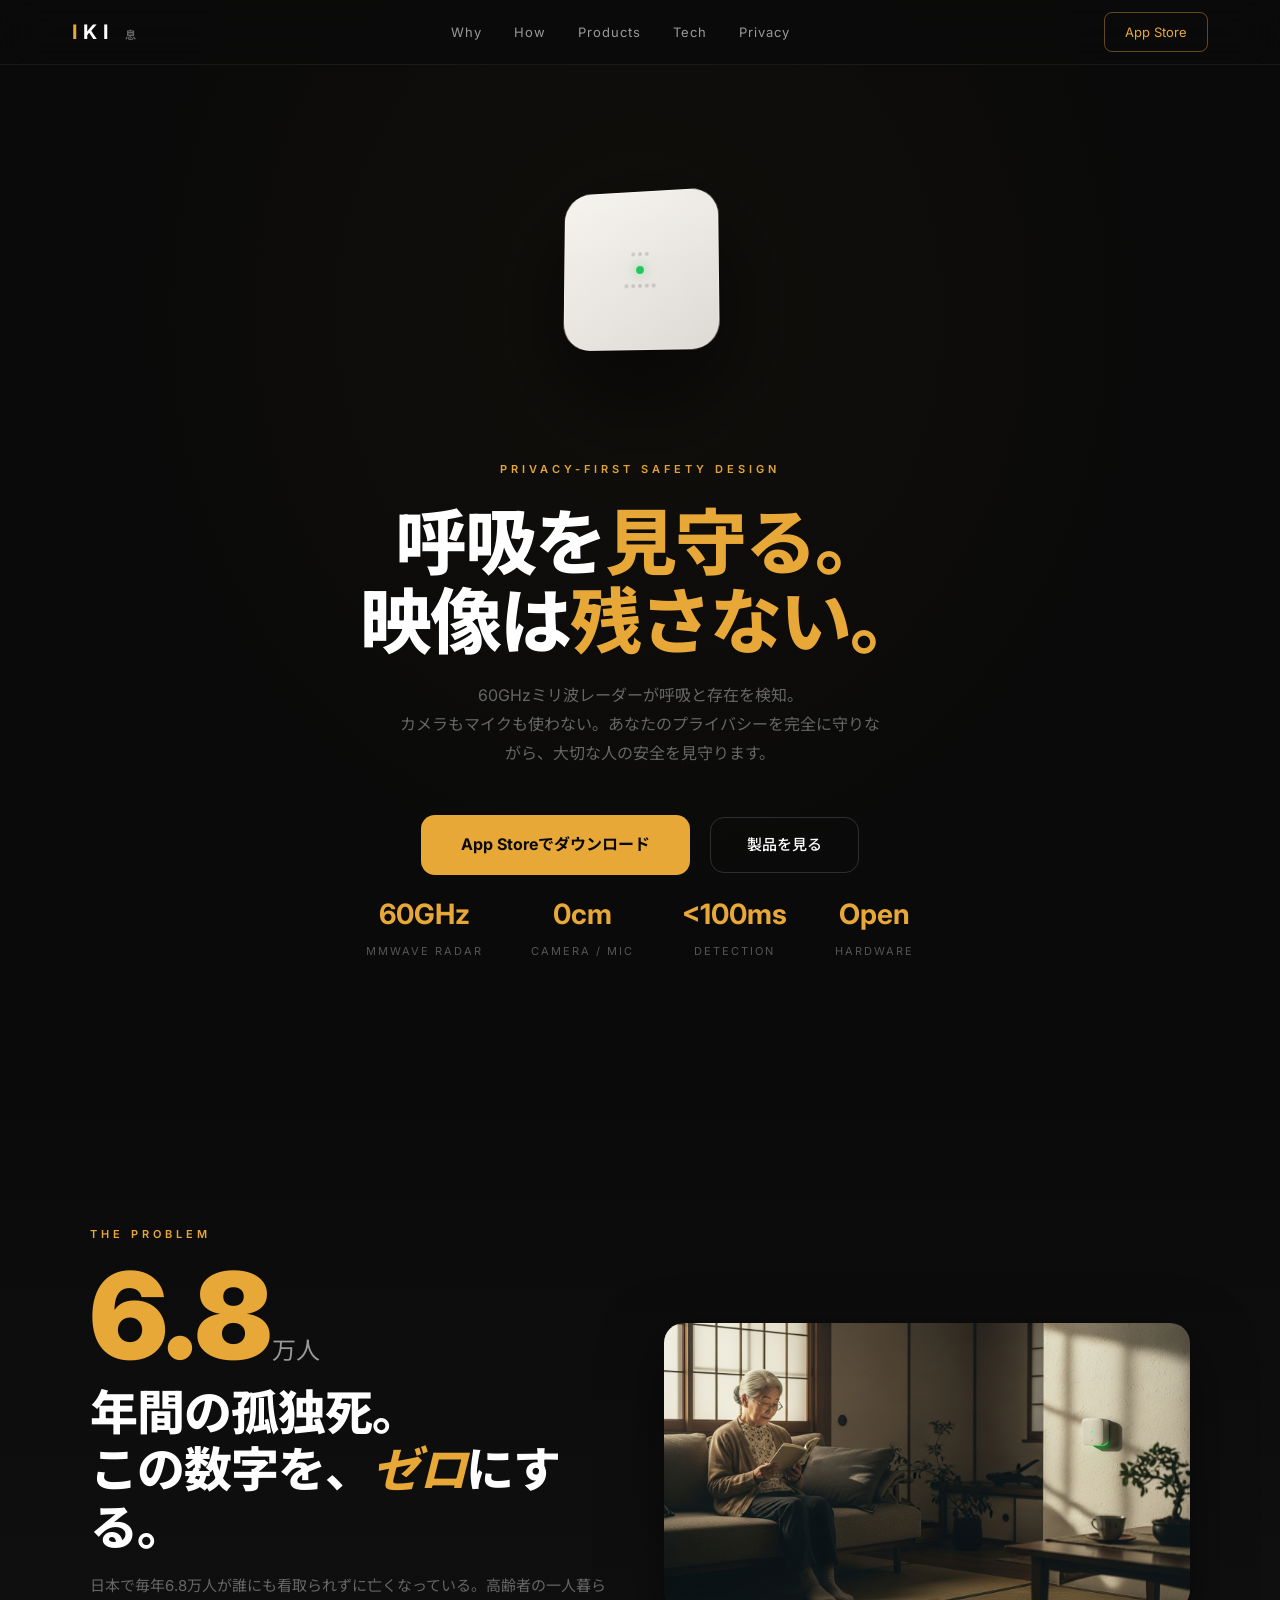
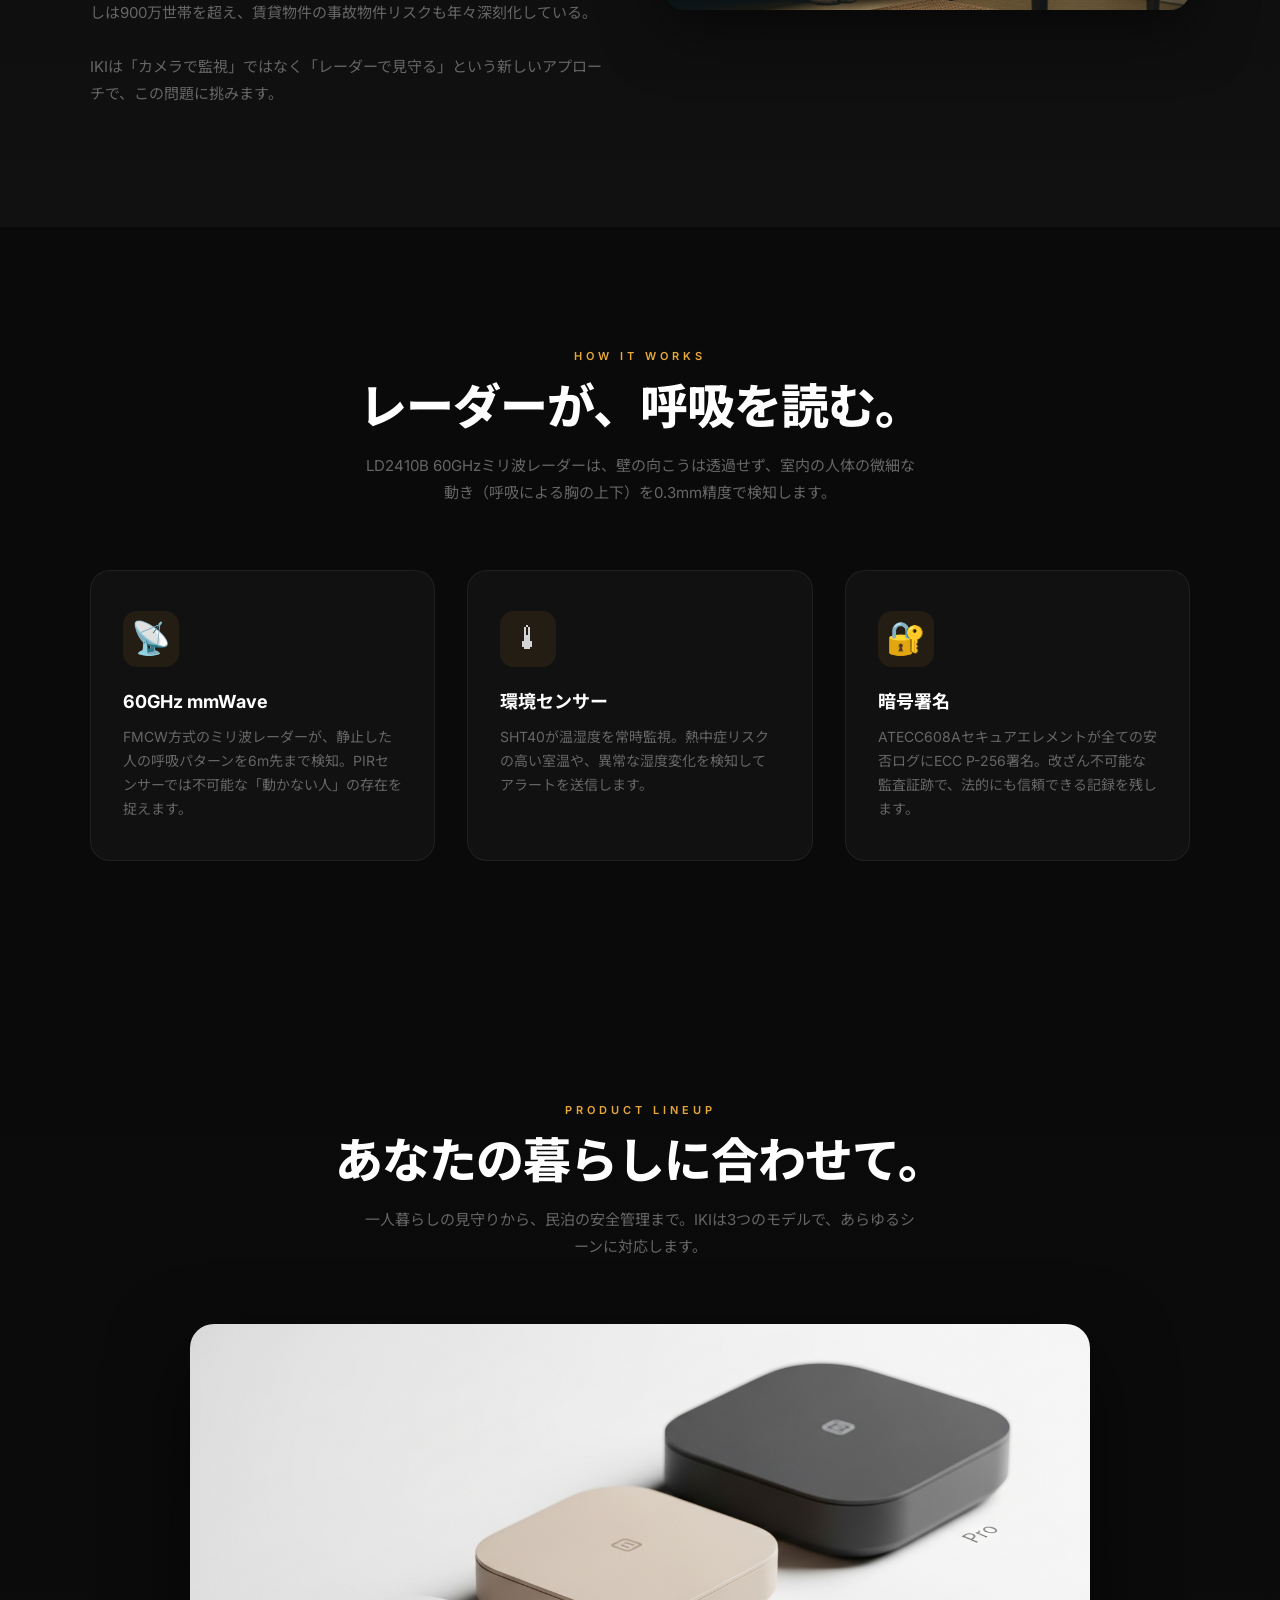
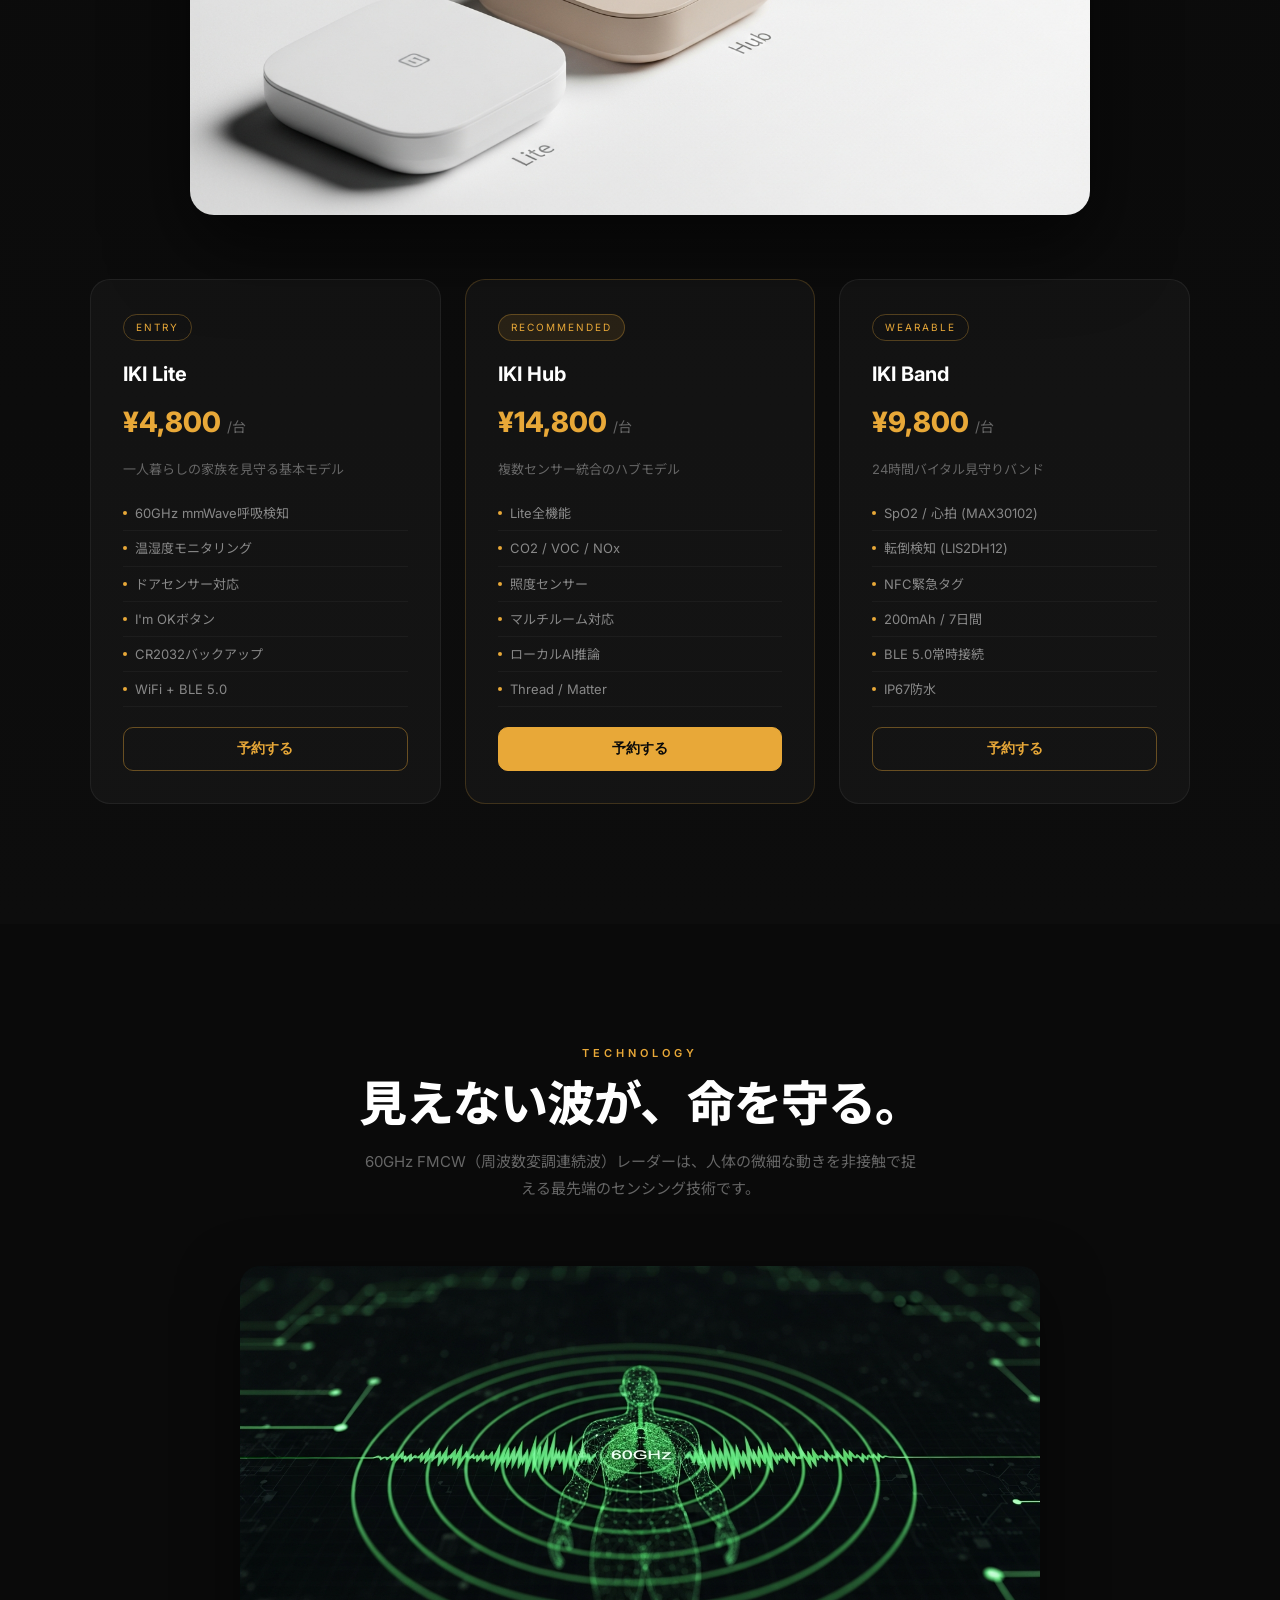
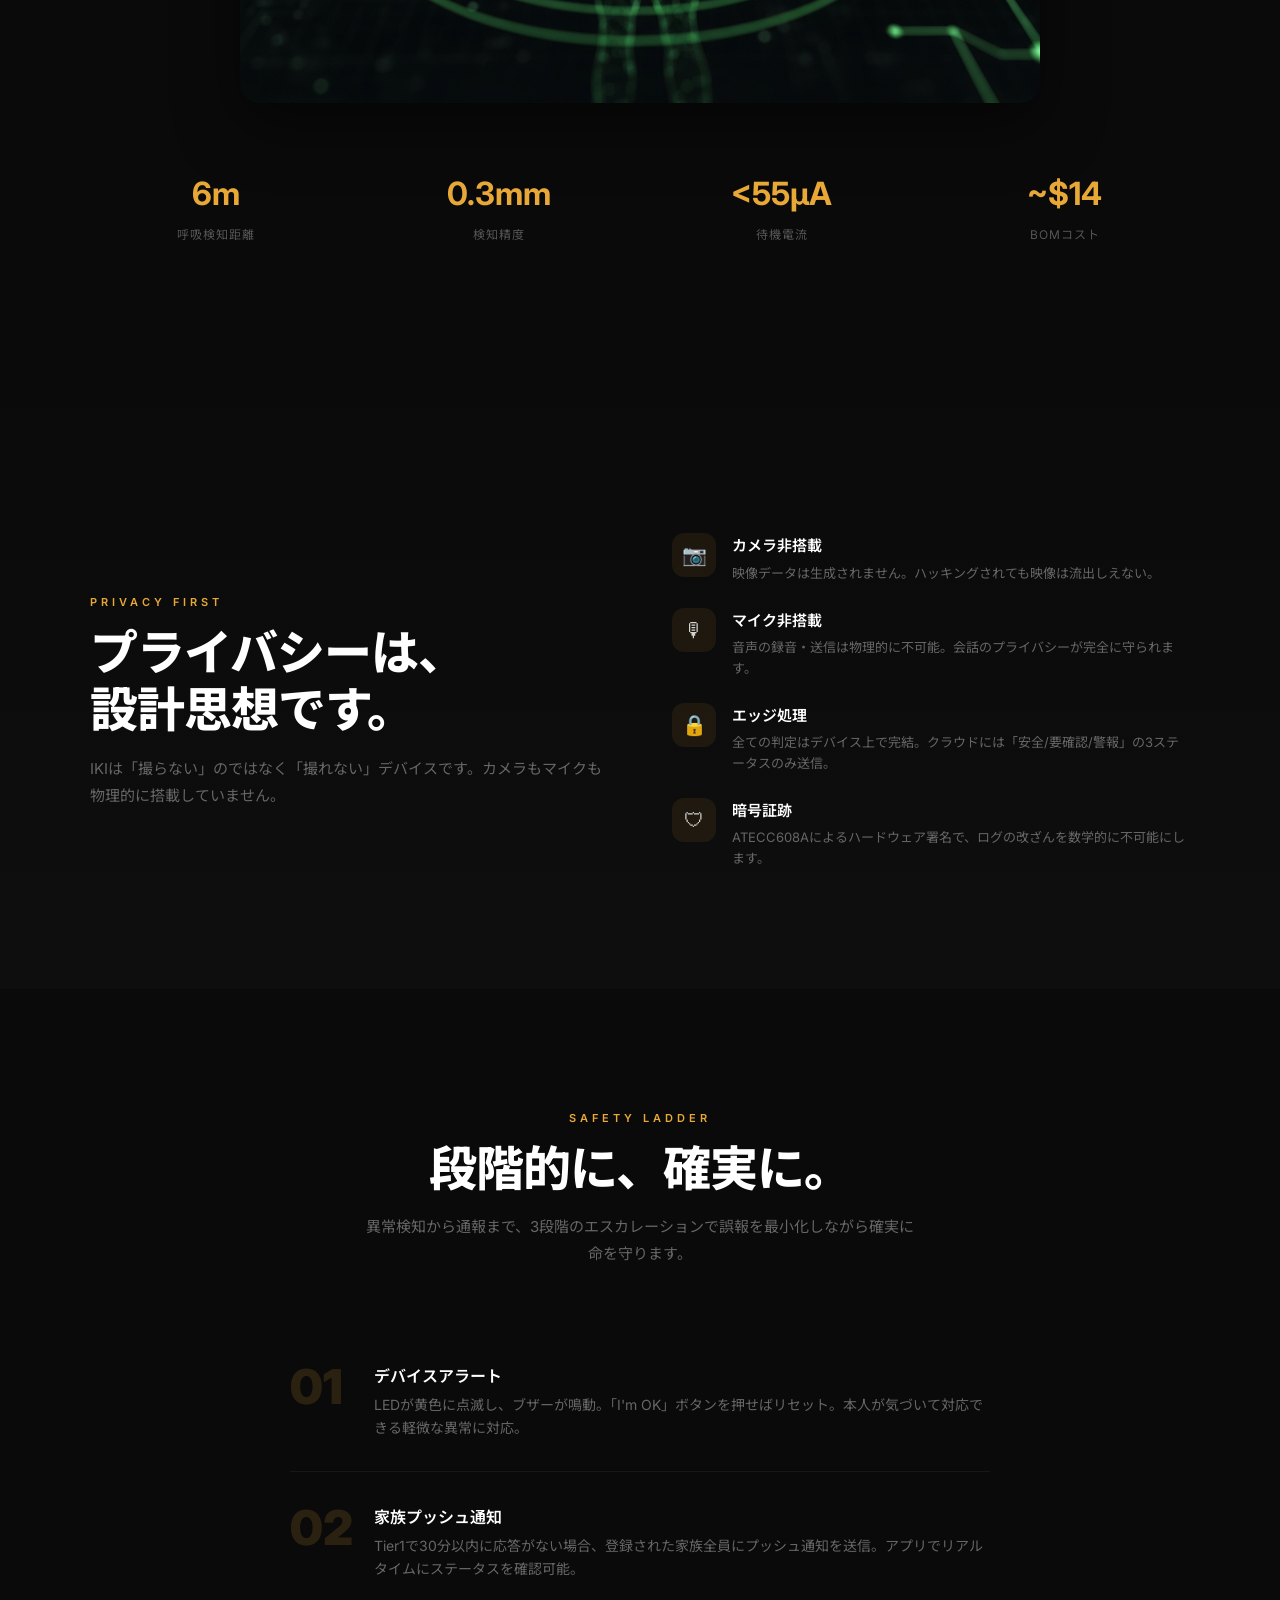
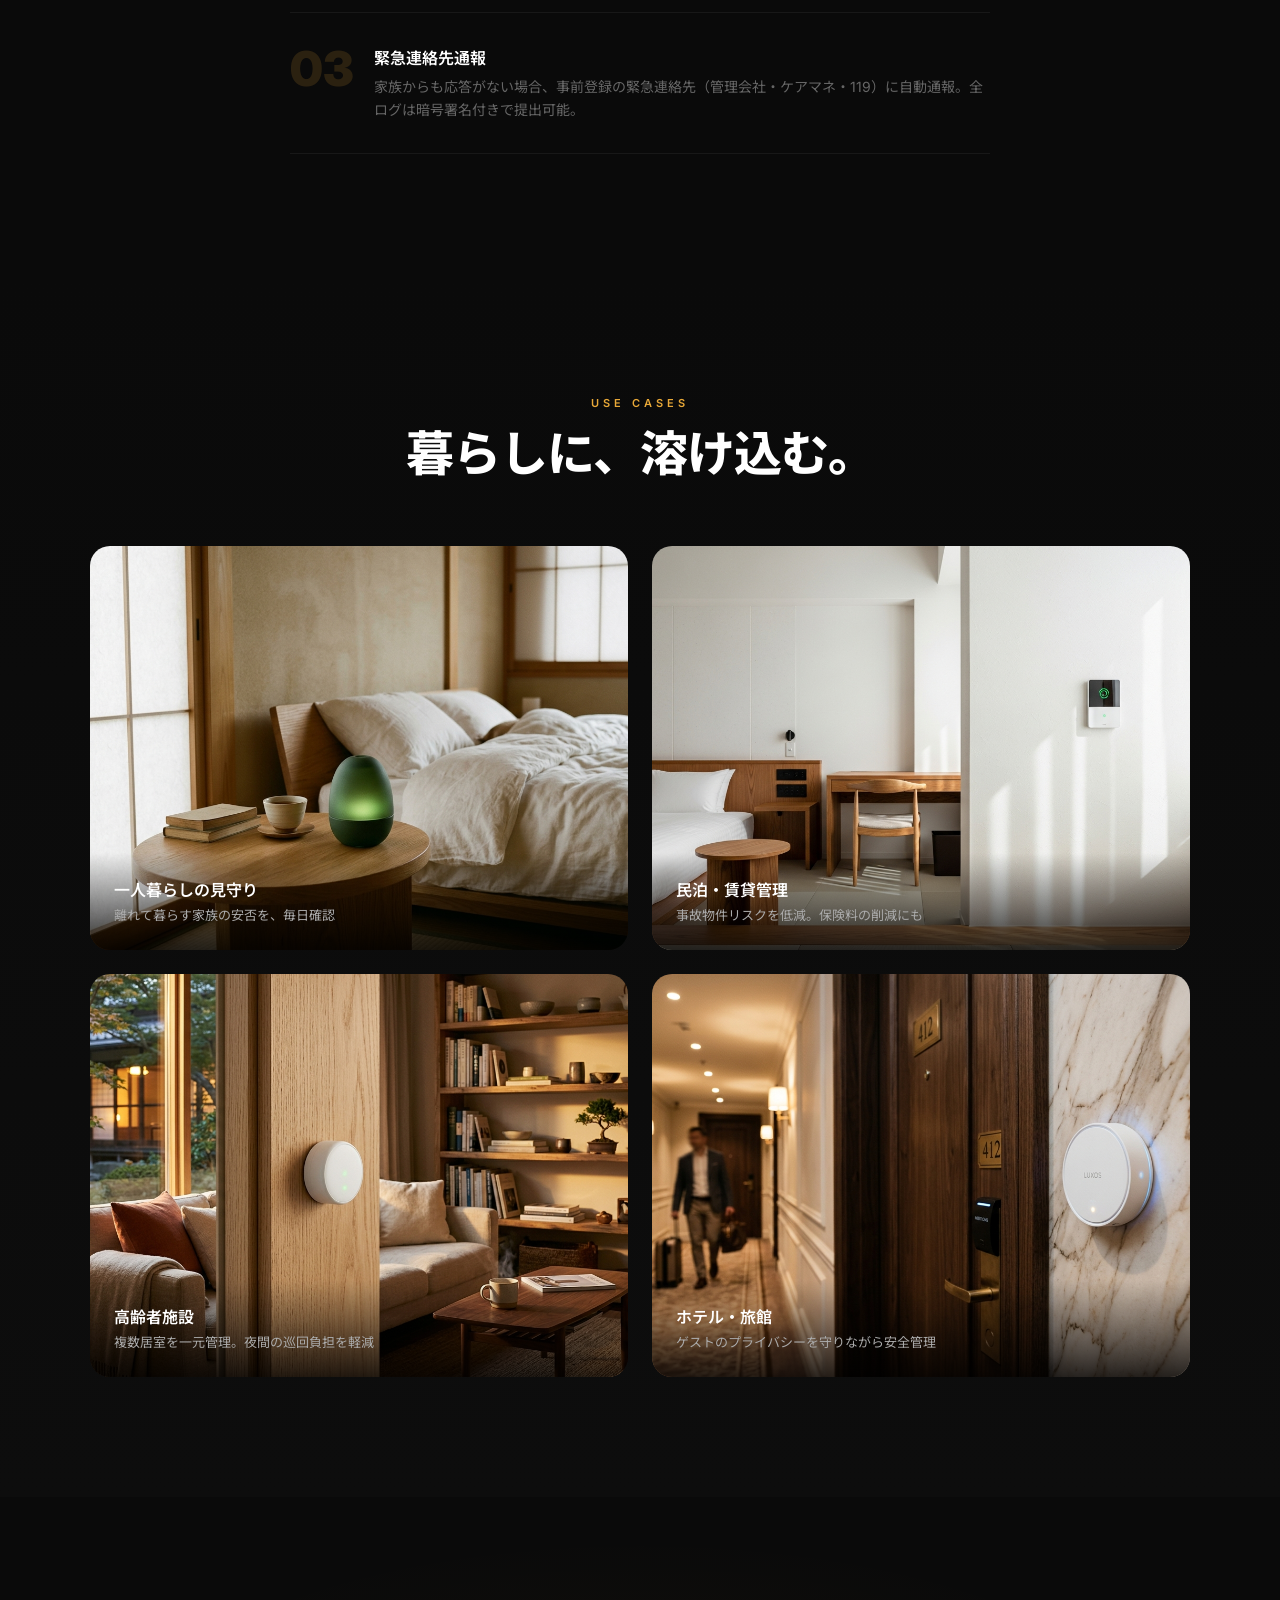
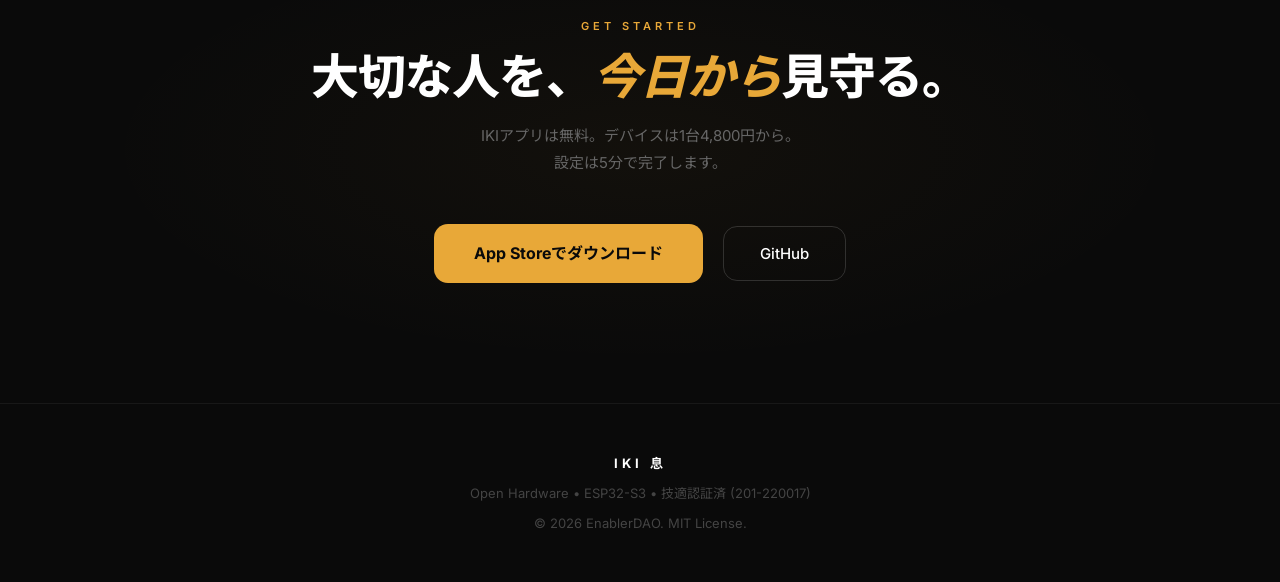
<file: site/index.html>
<!DOCTYPE html>
<html lang="ja">
<head>
<meta charset="UTF-8">
<meta name="viewport" content="width=device-width, initial-scale=1.0">
<title>IKI — 誰も一人で死なない世界を</title>
<meta property="og:title" content="IKI（息）— 誰も一人で死なない世界を">
<meta property="og:description" content="60GHzレーダーで呼吸を検知。映像なし・音声なし。プライバシーを守りながら命を守る見守りデバイス。">
<meta property="og:type" content="website">
<meta property="og:image" content="images/kagi_white_angle.png">
<meta property="og:locale" content="ja_JP">
<meta name="twitter:card" content="summary_large_image">
<meta name="description" content="60GHzミリ波レーダーで呼吸を検知する見守りデバイス。映像も音声も記録しません。">
<link rel="preconnect" href="https://fonts.googleapis.com">
<link rel="preconnect" href="https://fonts.gstatic.com" crossorigin>
<link href="https://fonts.googleapis.com/css2?family=Inter:wght@300;400;500;600;700;800&family=Noto+Sans+JP:wght@300;400;500;700;900&display=swap" rel="stylesheet">
<style>
*,*::before,*::after{box-sizing:border-box;margin:0;padding:0}
html{scroll-behavior:smooth}
body{
  background:#0a0a0a;
  color:#d4d4d4;
  font-family:'Inter','Noto Sans JP',-apple-system,sans-serif;
  line-height:1.7;
  overflow-x:hidden;
  -webkit-font-smoothing:antialiased;
}
a{color:#e8a838;text-decoration:none}
a:hover{opacity:0.8}

/* NAV */
nav{
  position:fixed;top:0;left:0;right:0;z-index:100;
  backdrop-filter:blur(20px);-webkit-backdrop-filter:blur(20px);
  background:rgba(10,10,10,0.7);
  border-bottom:1px solid rgba(255,255,255,0.06);
}
.nav-inner{
  max-width:1200px;margin:0 auto;padding:0 32px;
  display:flex;align-items:center;justify-content:space-between;
  height:64px;
}
.nav-logo{
  font-size:20px;font-weight:700;letter-spacing:6px;
  color:#fff;text-transform:uppercase;
}
.nav-logo span{color:#e8a838}
.nav-links{display:flex;gap:32px;font-size:13px;letter-spacing:1px;color:#999}
.nav-links a{color:#999;transition:color .2s}
.nav-links a:hover{color:#fff}
.nav-cta{
  font-size:13px;padding:8px 20px;border:1px solid rgba(232,168,56,0.4);
  border-radius:8px;color:#e8a838;transition:all .2s;
}
.nav-cta:hover{background:rgba(232,168,56,0.1);opacity:1}

/* HERO */
.hero{
  min-height:100vh;display:flex;flex-direction:column;
  align-items:center;justify-content:center;
  padding:120px 24px 80px;position:relative;
  background:radial-gradient(ellipse at 50% 30%, rgba(232,168,56,0.03) 0%, transparent 60%);
}
.hero-device{
  width:300px;height:300px;margin-bottom:40px;
  display:flex;align-items:center;justify-content:center;
  perspective:1000px;
}
.device-body{
  width:160px;height:160px;border-radius:28px;
  background:linear-gradient(145deg,#f5f2ed 0%,#e8e5e0 60%,#ddd9d3 100%);
  box-shadow:0 40px 100px rgba(0,0,0,0.7),0 0 0 1px rgba(255,255,255,0.3) inset;
  display:flex;flex-direction:column;align-items:center;justify-content:center;gap:10px;
  transform:rotateX(8deg) rotateY(-15deg);
  animation:heroFloat 5s ease-in-out infinite;
  position:relative;overflow:hidden;
}
.device-body::before{
  content:'';position:absolute;top:0;left:0;right:0;height:50%;
  background:linear-gradient(180deg,rgba(255,255,255,0.12) 0%,transparent 100%);
}
.device-led{
  width:8px;height:8px;border-radius:50%;
  background:#22c55e;
  box-shadow:0 0 12px rgba(34,197,94,0.6);
  animation:ledPulse 3s ease-in-out infinite;
}
.device-grill{
  display:flex;gap:3px;
}
.device-grill span{width:4px;height:4px;border-radius:50%;background:rgba(0,0,0,0.15)}
@keyframes heroFloat{
  0%,100%{transform:rotateX(8deg) rotateY(-15deg) translateY(0)}
  50%{transform:rotateX(8deg) rotateY(-15deg) translateY(-14px)}
}
@keyframes ledPulse{
  0%,100%{opacity:1;box-shadow:0 0 12px rgba(34,197,94,0.6)}
  50%{opacity:0.4;box-shadow:0 0 4px rgba(34,197,94,0.2)}
}
.hero-eyebrow{
  font-size:11px;letter-spacing:4px;color:#e8a838;
  text-transform:uppercase;font-weight:600;margin-bottom:24px;
}
.hero-title{
  font-size:clamp(36px,6vw,72px);font-weight:800;
  text-align:center;line-height:1.1;margin-bottom:20px;
  letter-spacing:-2px;color:#fff;
}
.hero-title em{font-style:normal;color:#e8a838}
.hero-sub{
  text-align:center;color:#666;font-size:16px;
  max-width:480px;margin-bottom:48px;line-height:1.8;
}
.hero-stats{
  display:flex;gap:48px;text-align:center;margin-top:16px;
}
.hero-stat-val{font-size:28px;font-weight:700;color:#e8a838}
.hero-stat-label{font-size:11px;letter-spacing:2px;color:#555;text-transform:uppercase;margin-top:4px}

/* SECTIONS */
section{padding:120px 24px}
.container{max-width:1100px;margin:0 auto}
.section-eyebrow{
  font-size:11px;letter-spacing:4px;color:#e8a838;
  text-transform:uppercase;font-weight:600;margin-bottom:12px;
}
.section-title{
  font-size:clamp(28px,4vw,48px);font-weight:800;
  letter-spacing:-1px;line-height:1.2;margin-bottom:16px;color:#fff;
}
.section-sub{color:#666;font-size:15px;max-width:560px;line-height:1.8}
.text-center{text-align:center}
.text-center .section-sub{margin:0 auto}

/* PROBLEM */
.problem{
  background:linear-gradient(180deg,#0a0a0a 0%,#111 100%);
}
.problem-number{
  font-size:clamp(64px,10vw,120px);font-weight:900;
  color:#e8a838;line-height:1;margin-bottom:8px;
}
.problem-unit{font-size:24px;color:#999;font-weight:400}
.problem-grid{
  display:grid;grid-template-columns:1fr 1fr;gap:48px;
  margin-top:64px;align-items:center;
}
.problem-img{
  border-radius:20px;overflow:hidden;
  box-shadow:0 20px 60px rgba(0,0,0,0.5);
}
.problem-img img{width:100%;display:block}

/* HOW IT WORKS */
.how{background:#0a0a0a}
.how-grid{
  display:grid;grid-template-columns:repeat(3,1fr);gap:32px;margin-top:64px;
}
.how-card{
  background:rgba(255,255,255,0.03);border:1px solid rgba(255,255,255,0.06);
  border-radius:20px;padding:40px 32px;
  transition:border-color .3s;
}
.how-card:hover{border-color:rgba(232,168,56,0.3)}
.how-icon{
  font-size:32px;margin-bottom:20px;
  width:56px;height:56px;border-radius:14px;
  display:flex;align-items:center;justify-content:center;
  background:rgba(232,168,56,0.08);
}
.how-card h3{font-size:18px;font-weight:700;color:#fff;margin-bottom:8px}
.how-card p{font-size:14px;color:#666;line-height:1.7}

/* PRODUCT LINEUP */
.lineup{background:linear-gradient(180deg,#0a0a0a 0%,#0d0d0d 100%)}
.lineup-hero-img{
  margin:64px auto 0;max-width:900px;
  border-radius:24px;overflow:hidden;
  box-shadow:0 30px 80px rgba(0,0,0,0.6);
}
.lineup-hero-img img{width:100%;display:block}
.product-cards{
  display:grid;grid-template-columns:repeat(3,1fr);gap:24px;margin-top:64px;
}
.product-card{
  background:rgba(255,255,255,0.03);border:1px solid rgba(255,255,255,0.06);
  border-radius:20px;padding:32px;overflow:hidden;position:relative;
  transition:transform .3s,border-color .3s;
}
.product-card:hover{transform:translateY(-4px);border-color:rgba(232,168,56,0.3)}
.product-card .tag{
  display:inline-block;font-size:10px;letter-spacing:2px;
  color:#e8a838;border:1px solid rgba(232,168,56,0.3);
  padding:4px 12px;border-radius:20px;margin-bottom:16px;
  text-transform:uppercase;
}
.product-card h3{font-size:20px;font-weight:700;color:#fff;margin-bottom:8px}
.product-card .price{font-size:28px;font-weight:800;color:#e8a838;margin-bottom:12px}
.product-card .price small{font-size:14px;color:#666;font-weight:400}
.product-card ul{list-style:none;margin-top:16px}
.product-card li{
  font-size:13px;color:#888;padding:6px 0;
  border-bottom:1px solid rgba(255,255,255,0.04);
  display:flex;align-items:center;gap:8px;
}
.product-card li::before{content:'';width:4px;height:4px;border-radius:50%;background:#e8a838;flex-shrink:0}

/* TECH */
.tech{background:#0a0a0a}
.tech-visual{
  margin:64px auto 0;max-width:800px;
  border-radius:20px;overflow:hidden;
  box-shadow:0 20px 60px rgba(0,0,0,0.5);
}
.tech-visual img{width:100%;display:block}
.specs-grid{
  display:grid;grid-template-columns:repeat(4,1fr);gap:32px;margin-top:64px;
}
.spec-item{text-align:center}
.spec-val{font-size:32px;font-weight:700;color:#e8a838}
.spec-label{font-size:12px;color:#555;letter-spacing:1px;margin-top:4px;text-transform:uppercase}

/* PRIVACY */
.privacy{
  background:linear-gradient(180deg,#0a0a0a 0%,#0e0e0e 100%);
}
.privacy-grid{
  display:grid;grid-template-columns:1fr 1fr;gap:64px;
  align-items:center;margin-top:48px;
}
.privacy-points{display:flex;flex-direction:column;gap:24px}
.privacy-point{
  display:flex;gap:16px;align-items:flex-start;
}
.privacy-point .icon{
  flex-shrink:0;width:44px;height:44px;border-radius:12px;
  background:rgba(232,168,56,0.08);
  display:flex;align-items:center;justify-content:center;font-size:20px;
}
.privacy-point h4{font-size:15px;font-weight:600;color:#fff;margin-bottom:4px}
.privacy-point p{font-size:13px;color:#666;line-height:1.6}

/* SAFETY LADDER */
.safety{background:#0a0a0a}
.safety-steps{
  display:flex;flex-direction:column;gap:0;margin-top:64px;
  max-width:700px;margin-left:auto;margin-right:auto;
}
.safety-step{
  display:flex;gap:24px;padding:32px 0;
  border-bottom:1px solid rgba(255,255,255,0.06);
}
.safety-num{
  font-size:48px;font-weight:900;color:rgba(232,168,56,0.15);
  line-height:1;flex-shrink:0;width:60px;
}
.safety-step h4{font-size:16px;font-weight:600;color:#fff;margin-bottom:4px}
.safety-step p{font-size:14px;color:#666;line-height:1.6}

/* LIFESTYLE */
.lifestyle{background:linear-gradient(180deg,#0a0a0a 0%,#0d0d0d 100%)}
.lifestyle-grid{
  display:grid;grid-template-columns:1fr 1fr;gap:24px;margin-top:64px;
}
.lifestyle-card{
  border-radius:20px;overflow:hidden;position:relative;
  aspect-ratio:4/3;
}
.lifestyle-card img{width:100%;height:100%;object-fit:cover;display:block}
.lifestyle-card .overlay{
  position:absolute;bottom:0;left:0;right:0;padding:24px;
  background:linear-gradient(transparent,rgba(0,0,0,0.8));
}
.lifestyle-card .overlay h4{font-size:16px;font-weight:600;color:#fff}
.lifestyle-card .overlay p{font-size:13px;color:#aaa}

/* CTA */
.cta-section{
  padding:120px 24px;text-align:center;
  background:radial-gradient(ellipse at 50% 50%, rgba(232,168,56,0.04) 0%, transparent 60%);
}
.cta-btn{
  display:inline-flex;align-items:center;gap:8px;
  background:#e8a838;color:#0a0a0a;
  font-size:16px;font-weight:700;
  padding:16px 40px;border-radius:14px;border:none;cursor:pointer;
  transition:transform .2s,box-shadow .2s;
}
.cta-btn:hover{
  transform:translateY(-2px);
  box-shadow:0 12px 40px rgba(232,168,56,0.3);opacity:1;
}
.cta-secondary{
  display:inline-flex;align-items:center;gap:8px;
  border:1px solid rgba(255,255,255,0.15);color:#fff;
  font-size:15px;font-weight:500;
  padding:14px 36px;border-radius:14px;margin-left:16px;
  transition:border-color .2s;
}
.cta-secondary:hover{border-color:rgba(232,168,56,0.4);opacity:1}

/* FOOTER */
footer{
  border-top:1px solid rgba(255,255,255,0.06);
  padding:48px 24px;text-align:center;
  font-size:13px;color:#444;
}
footer a{color:#666}

/* RESPONSIVE */
@media(max-width:768px){
  .nav-links{display:none}
  .problem-grid,.privacy-grid,.lifestyle-grid{grid-template-columns:1fr}
  .how-grid,.product-cards{grid-template-columns:1fr}
  .specs-grid{grid-template-columns:repeat(2,1fr)}
  .hero-stats{flex-wrap:wrap;justify-content:center}
  .cta-secondary{margin-left:0;margin-top:12px}
}

/* SCROLL ANIMATION */
.order-btn{
  width:100%;margin-top:20px;padding:12px;border:1px solid rgba(232,168,56,0.4);
  border-radius:10px;background:transparent;color:#e8a838;
  font-size:14px;font-weight:600;cursor:pointer;transition:all .2s;
}
.order-btn:hover{background:rgba(232,168,56,0.1)}
.order-btn.primary{background:#e8a838;color:#0a0a0a;border-color:#e8a838}
.order-btn.primary:hover{background:#d4962e}
.fade-in{opacity:0;transform:translateY(30px);transition:opacity .8s,transform .8s}
.fade-in.visible{opacity:1;transform:translateY(0)}
</style>
</head>
<body>

<!-- NAV -->
<nav>
  <div class="nav-inner">
    <div class="nav-logo"><span>I</span>KI <small style="font-size:11px;color:#666;letter-spacing:1px">息</small></div>
    <div class="nav-links">
      <a href="#problem">Why</a>
      <a href="#how">How</a>
      <a href="#lineup">Products</a>
      <a href="#tech">Tech</a>
      <a href="#privacy">Privacy</a>
    </div>
    <a href="#cta" class="nav-cta">App Store</a>
  </div>
</nav>

<!-- HERO -->
<section class="hero">
  <div class="hero-device">
    <div class="device-body">
      <div class="device-grill"><span></span><span></span><span></span></div>
      <div class="device-led"></div>
      <div class="device-grill"><span></span><span></span><span></span><span></span><span></span></div>
    </div>
  </div>
  <div class="hero-eyebrow">Privacy-First Safety Design</div>
  <h1 class="hero-title">呼吸を<em>見守る。</em><br>映像は<em>残さない。</em></h1>
  <p class="hero-sub">60GHzミリ波レーダーが呼吸と存在を検知。<br>カメラもマイクも使わない。あなたのプライバシーを完全に守りながら、大切な人の安全を見守ります。</p>
  <div>
    <a href="#cta" class="cta-btn">App Storeでダウンロード</a>
    <a href="#lineup" class="cta-secondary">製品を見る</a>
  </div>
  <div class="hero-stats">
    <div><div class="hero-stat-val">60GHz</div><div class="hero-stat-label">mmWave Radar</div></div>
    <div><div class="hero-stat-val">0cm</div><div class="hero-stat-label">Camera / Mic</div></div>
    <div><div class="hero-stat-val">&lt;100ms</div><div class="hero-stat-label">Detection</div></div>
    <div><div class="hero-stat-val">Open</div><div class="hero-stat-label">Hardware</div></div>
  </div>
</section>

<!-- PROBLEM -->
<section class="problem" id="problem">
  <div class="container">
    <div class="problem-grid">
      <div>
        <div class="section-eyebrow">The Problem</div>
        <div class="problem-number">6.8<span class="problem-unit">万人</span></div>
        <h2 class="section-title">年間の孤独死。<br>この数字を、<em style="color:#e8a838">ゼロ</em>にする。</h2>
        <p class="section-sub">日本で毎年6.8万人が誰にも看取られずに亡くなっている。高齢者の一人暮らしは900万世帯を超え、賃貸物件の事故物件リスクも年々深刻化している。<br><br>IKIは「カメラで監視」ではなく「レーダーで見守る」という新しいアプローチで、この問題に挑みます。</p>
      </div>
      <div class="problem-img fade-in">
        <img src="images/lifestyle_elderly_living.png" alt="高齢者の暮らし" loading="lazy">
      </div>
    </div>
  </div>
</section>

<!-- HOW IT WORKS -->
<section class="how" id="how">
  <div class="container">
    <div class="text-center">
      <div class="section-eyebrow">How It Works</div>
      <h2 class="section-title">レーダーが、呼吸を読む。</h2>
      <p class="section-sub">LD2410B 60GHzミリ波レーダーは、壁の向こうは透過せず、室内の人体の微細な動き（呼吸による胸の上下）を0.3mm精度で検知します。</p>
    </div>
    <div class="how-grid">
      <div class="how-card fade-in">
        <div class="how-icon">📡</div>
        <h3>60GHz mmWave</h3>
        <p>FMCW方式のミリ波レーダーが、静止した人の呼吸パターンを6m先まで検知。PIRセンサーでは不可能な「動かない人」の存在を捉えます。</p>
      </div>
      <div class="how-card fade-in">
        <div class="how-icon">🌡</div>
        <h3>環境センサー</h3>
        <p>SHT40が温湿度を常時監視。熱中症リスクの高い室温や、異常な湿度変化を検知してアラートを送信します。</p>
      </div>
      <div class="how-card fade-in">
        <div class="how-icon">🔐</div>
        <h3>暗号署名</h3>
        <p>ATECC608Aセキュアエレメントが全ての安否ログにECC P-256署名。改ざん不可能な監査証跡で、法的にも信頼できる記録を残します。</p>
      </div>
    </div>
  </div>
</section>

<!-- PRODUCT LINEUP -->
<section class="lineup" id="lineup">
  <div class="container">
    <div class="text-center">
      <div class="section-eyebrow">Product Lineup</div>
      <h2 class="section-title">あなたの暮らしに合わせて。</h2>
      <p class="section-sub">一人暮らしの見守りから、民泊の安全管理まで。IKIは3つのモデルで、あらゆるシーンに対応します。</p>
    </div>
    <div class="lineup-hero-img fade-in">
      <img src="images/product_trio.png" alt="IKI製品ラインナップ" loading="lazy">
    </div>
    <div class="product-cards">
      <div class="product-card fade-in">
        <span class="tag">Entry</span>
        <h3>IKI Lite</h3>
        <div class="price">&yen;4,800 <small>/台</small></div>
        <p style="font-size:13px;color:#666">一人暮らしの家族を見守る基本モデル</p>
        <ul>
          <li>60GHz mmWave呼吸検知</li>
          <li>温湿度モニタリング</li>
          <li>ドアセンサー対応</li>
          <li>I'm OKボタン</li>
          <li>CR2032バックアップ</li>
          <li>WiFi + BLE 5.0</li>
        </ul>
        <button class="order-btn" onclick="checkout('lite')">予約する</button>
      </div>
      <div class="product-card fade-in" style="border-color:rgba(232,168,56,0.2)">
        <span class="tag" style="background:rgba(232,168,56,0.1)">Recommended</span>
        <h3>IKI Hub</h3>
        <div class="price">&yen;14,800 <small>/台</small></div>
        <p style="font-size:13px;color:#666">複数センサー統合のハブモデル</p>
        <ul>
          <li>Lite全機能</li>
          <li>CO2 / VOC / NOx</li>
          <li>照度センサー</li>
          <li>マルチルーム対応</li>
          <li>ローカルAI推論</li>
          <li>Thread / Matter</li>
        </ul>
        <button class="order-btn primary" onclick="checkout('hub')">予約する</button>
      </div>
      <div class="product-card fade-in">
        <span class="tag">Wearable</span>
        <h3>IKI Band</h3>
        <div class="price">&yen;9,800 <small>/台</small></div>
        <p style="font-size:13px;color:#666">24時間バイタル見守りバンド</p>
        <ul>
          <li>SpO2 / 心拍 (MAX30102)</li>
          <li>転倒検知 (LIS2DH12)</li>
          <li>NFC緊急タグ</li>
          <li>200mAh / 7日間</li>
          <li>BLE 5.0常時接続</li>
          <li>IP67防水</li>
        </ul>
        <button class="order-btn" onclick="checkout('band')">予約する</button>
      </div>
    </div>
  </div>
</section>

<!-- TECH -->
<section class="tech" id="tech">
  <div class="container">
    <div class="text-center">
      <div class="section-eyebrow">Technology</div>
      <h2 class="section-title">見えない波が、命を守る。</h2>
      <p class="section-sub">60GHz FMCW（周波数変調連続波）レーダーは、人体の微細な動きを非接触で捉える最先端のセンシング技術です。</p>
    </div>
    <div class="tech-visual fade-in">
      <img src="images/tech_radar_visualization.png" alt="レーダー技術" loading="lazy">
    </div>
    <div class="specs-grid fade-in">
      <div class="spec-item">
        <div class="spec-val">6m</div>
        <div class="spec-label">呼吸検知距離</div>
      </div>
      <div class="spec-item">
        <div class="spec-val">0.3mm</div>
        <div class="spec-label">検知精度</div>
      </div>
      <div class="spec-item">
        <div class="spec-val">&lt;55&micro;A</div>
        <div class="spec-label">待機電流</div>
      </div>
      <div class="spec-item">
        <div class="spec-val">~$14</div>
        <div class="spec-label">BOMコスト</div>
      </div>
    </div>
  </div>
</section>

<!-- PRIVACY -->
<section class="privacy" id="privacy">
  <div class="container">
    <div class="privacy-grid">
      <div>
        <div class="section-eyebrow">Privacy First</div>
        <h2 class="section-title">プライバシーは、<br>設計思想です。</h2>
        <p class="section-sub">IKIは「撮らない」のではなく「撮れない」デバイスです。カメラもマイクも物理的に搭載していません。</p>
      </div>
      <div class="privacy-points fade-in">
        <div class="privacy-point">
          <div class="icon">📷</div>
          <div>
            <h4>カメラ非搭載</h4>
            <p>映像データは生成されません。ハッキングされても映像は流出しえない。</p>
          </div>
        </div>
        <div class="privacy-point">
          <div class="icon">🎙</div>
          <div>
            <h4>マイク非搭載</h4>
            <p>音声の録音・送信は物理的に不可能。会話のプライバシーが完全に守られます。</p>
          </div>
        </div>
        <div class="privacy-point">
          <div class="icon">🔒</div>
          <div>
            <h4>エッジ処理</h4>
            <p>全ての判定はデバイス上で完結。クラウドには「安全/要確認/警報」の3ステータスのみ送信。</p>
          </div>
        </div>
        <div class="privacy-point">
          <div class="icon">🛡</div>
          <div>
            <h4>暗号証跡</h4>
            <p>ATECC608Aによるハードウェア署名で、ログの改ざんを数学的に不可能にします。</p>
          </div>
        </div>
      </div>
    </div>
  </div>
</section>

<!-- SAFETY LADDER -->
<section class="safety">
  <div class="container">
    <div class="text-center">
      <div class="section-eyebrow">Safety Ladder</div>
      <h2 class="section-title">段階的に、確実に。</h2>
      <p class="section-sub">異常検知から通報まで、3段階のエスカレーションで誤報を最小化しながら確実に命を守ります。</p>
    </div>
    <div class="safety-steps fade-in">
      <div class="safety-step">
        <div class="safety-num">01</div>
        <div>
          <h4>デバイスアラート</h4>
          <p>LEDが黄色に点滅し、ブザーが鳴動。「I'm OK」ボタンを押せばリセット。本人が気づいて対応できる軽微な異常に対応。</p>
        </div>
      </div>
      <div class="safety-step">
        <div class="safety-num">02</div>
        <div>
          <h4>家族プッシュ通知</h4>
          <p>Tier1で30分以内に応答がない場合、登録された家族全員にプッシュ通知を送信。アプリでリアルタイムにステータスを確認可能。</p>
        </div>
      </div>
      <div class="safety-step">
        <div class="safety-num">03</div>
        <div>
          <h4>緊急連絡先通報</h4>
          <p>家族からも応答がない場合、事前登録の緊急連絡先（管理会社・ケアマネ・119）に自動通報。全ログは暗号署名付きで提出可能。</p>
        </div>
      </div>
    </div>
  </div>
</section>

<!-- LIFESTYLE -->
<section class="lifestyle">
  <div class="container">
    <div class="text-center">
      <div class="section-eyebrow">Use Cases</div>
      <h2 class="section-title">暮らしに、溶け込む。</h2>
    </div>
    <div class="lifestyle-grid">
      <div class="lifestyle-card fade-in">
        <img src="images/kagi_bedroom.png" alt="寝室" loading="lazy">
        <div class="overlay">
          <h4>一人暮らしの見守り</h4>
          <p>離れて暮らす家族の安否を、毎日確認</p>
        </div>
      </div>
      <div class="lifestyle-card fade-in">
        <img src="images/lifestyle_airbnb.png" alt="民泊" loading="lazy">
        <div class="overlay">
          <h4>民泊・賃貸管理</h4>
          <p>事故物件リスクを低減。保険料の削減にも</p>
        </div>
      </div>
      <div class="lifestyle-card fade-in">
        <img src="images/kagi_living_room.png" alt="リビング" loading="lazy">
        <div class="overlay">
          <h4>高齢者施設</h4>
          <p>複数居室を一元管理。夜間の巡回負担を軽減</p>
        </div>
      </div>
      <div class="lifestyle-card fade-in">
        <img src="images/kagi_hotel.png" alt="ホテル" loading="lazy">
        <div class="overlay">
          <h4>ホテル・旅館</h4>
          <p>ゲストのプライバシーを守りながら安全管理</p>
        </div>
      </div>
    </div>
  </div>
</section>

<!-- CTA -->
<section class="cta-section" id="cta">
  <div class="section-eyebrow">Get Started</div>
  <h2 class="section-title" style="color:#fff">大切な人を、<em style="color:#e8a838">今日から</em>見守る。</h2>
  <p class="section-sub text-center" style="margin:0 auto 48px">IKIアプリは無料。デバイスは1台4,800円から。<br>設定は5分で完了します。</p>
  <div>
    <a href="#" class="cta-btn">App Storeでダウンロード</a>
    <a href="https://github.com/enablerdao/kagi" class="cta-secondary">GitHub</a>
  </div>
</section>

<!-- FOOTER -->
<footer>
  <div class="container">
    <p style="margin-bottom:8px"><strong style="color:#fff;letter-spacing:4px">IKI 息</strong></p>
    <p>Open Hardware &bull; ESP32-S3 &bull; 技適認証済 (201-220017)</p>
    <p style="margin-top:8px">&copy; 2026 EnablerDAO. MIT License.</p>
  </div>
</footer>

<!-- SCROLL ANIMATION -->
<script>
const obs = new IntersectionObserver((entries) => {
  entries.forEach(e => { if (e.isIntersecting) e.target.classList.add('visible') });
}, { threshold: 0.15 });
document.querySelectorAll('.fade-in').forEach(el => obs.observe(el));

async function checkout(product) {
  const btn = event.target;
  btn.disabled = true;
  btn.textContent = '処理中...';
  try {
    const res = await fetch('/api/v1/checkout', {
      method: 'POST',
      headers: {'Content-Type': 'application/json'},
      body: JSON.stringify({ product, quantity: 1 })
    });
    const data = await res.json();
    if (data.url) window.location.href = data.url;
  } catch (e) {
    alert('エラーが発生しました。もう一度お試しください。');
  } finally {
    btn.disabled = false;
    btn.textContent = '予約する';
  }
}
</script>
</body>
</html>
</file>
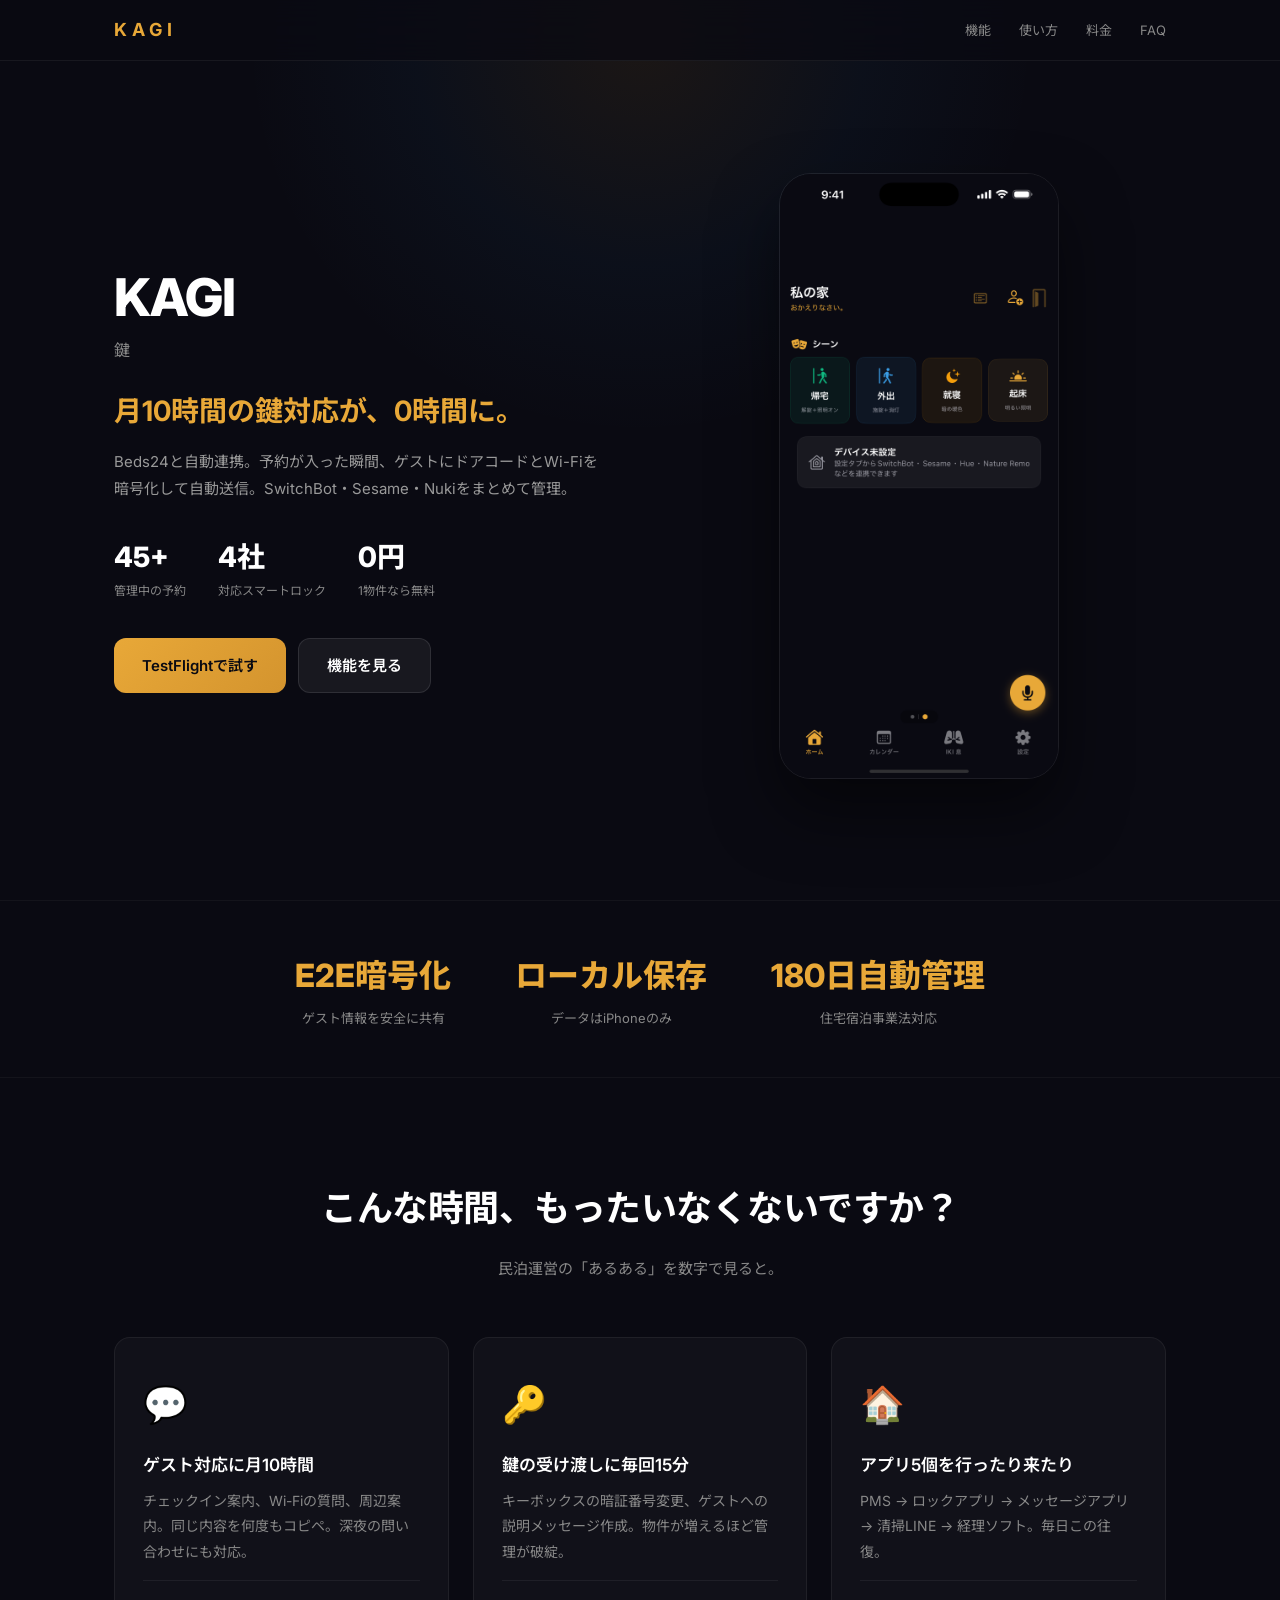
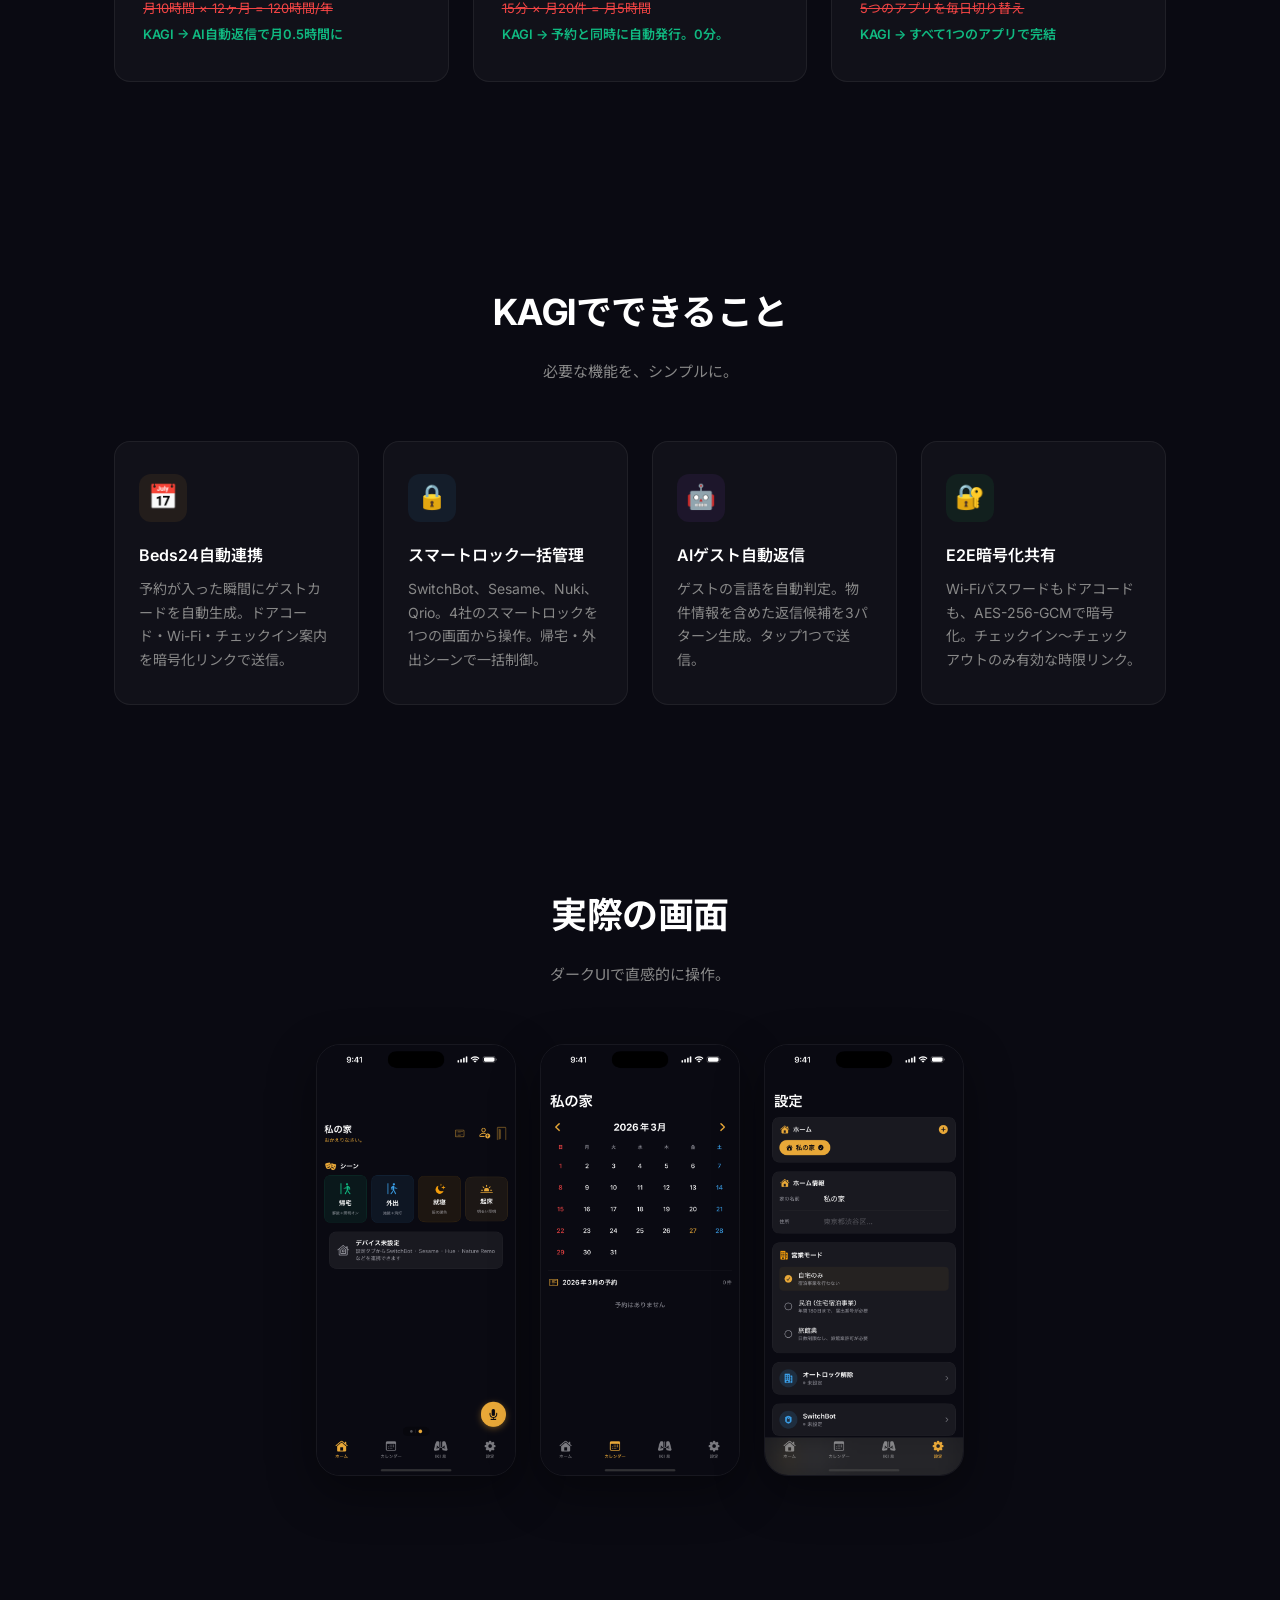
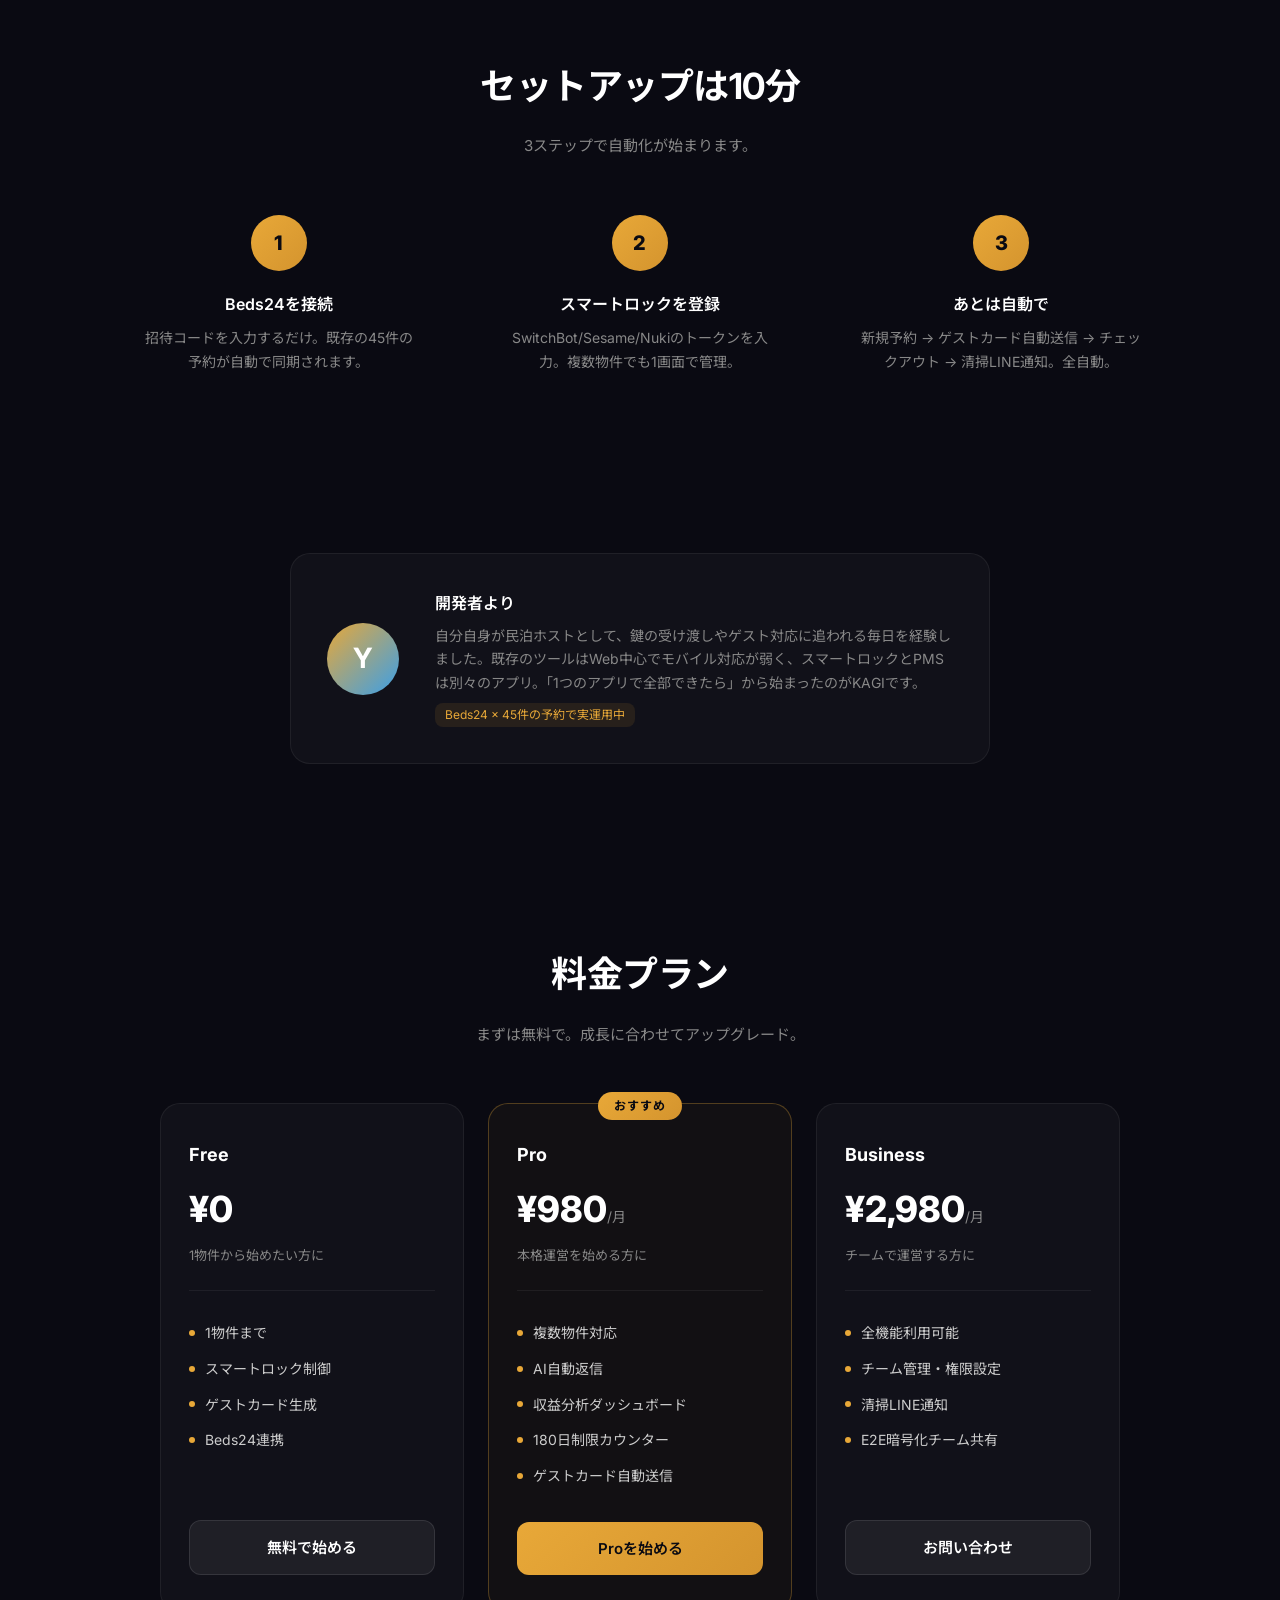
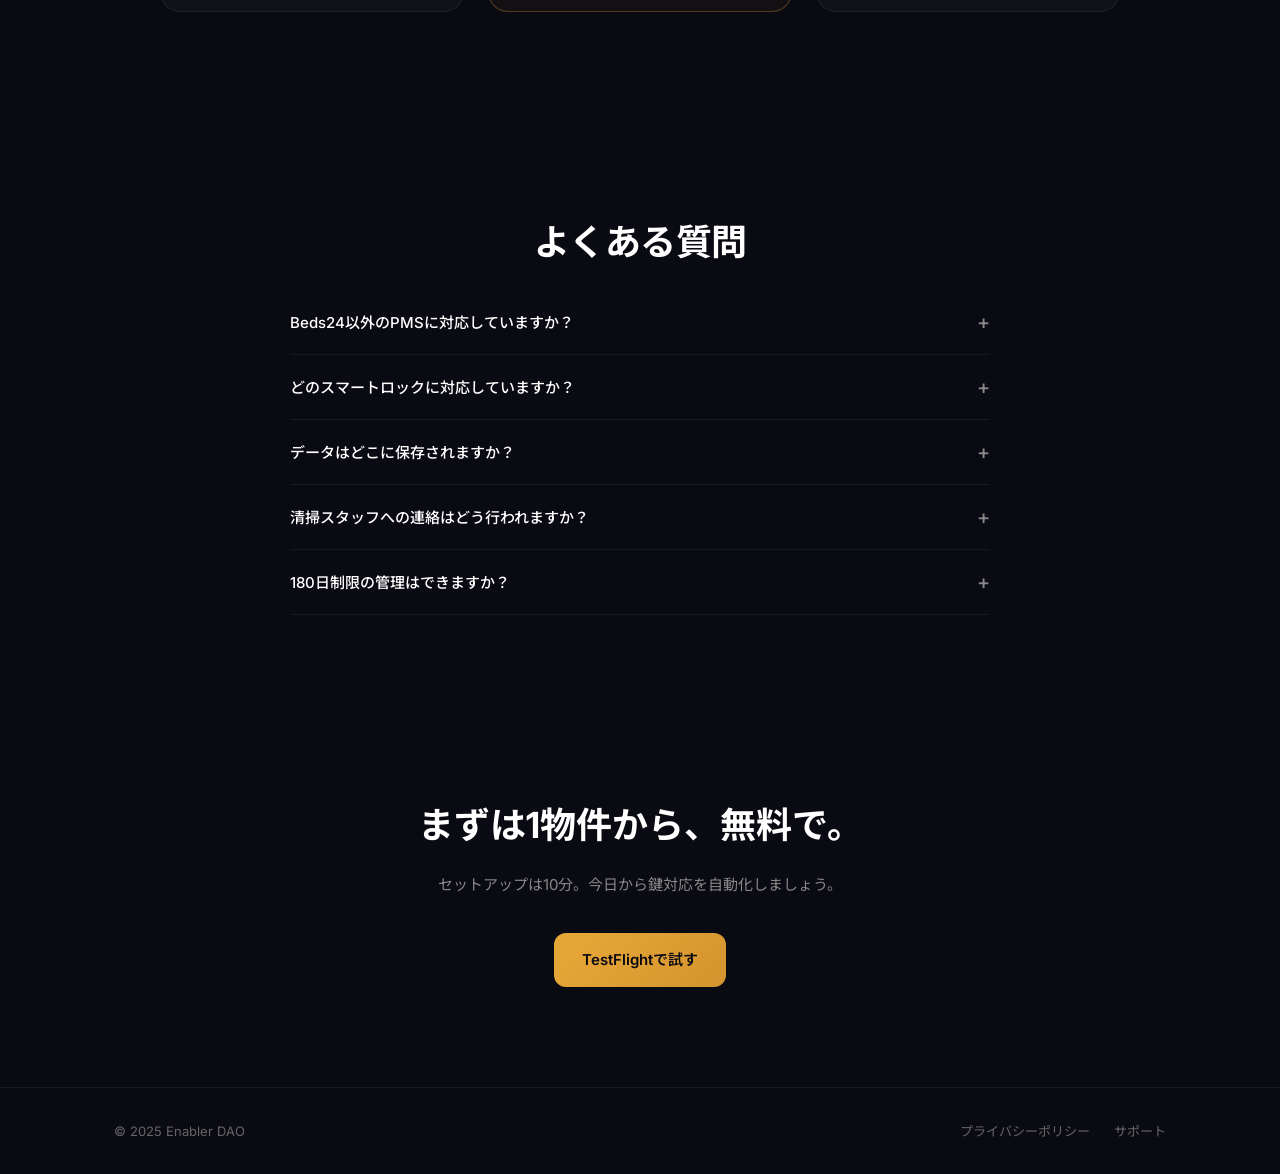
<file: server/site/index.html>
<!DOCTYPE html>
<html lang="ja">
<head>
<meta charset="UTF-8">
<meta name="viewport" content="width=device-width, initial-scale=1.0">
<title>KAGI - 民泊管理を、10分の1に。</title>
<meta property="og:title" content="KAGI - 民泊管理を、10分の1に。">
<meta property="og:description" content="Beds24連携 × スマートロック × AIゲスト対応。月10時間の鍵対応 → 0時間に。">
<meta property="og:type" content="website">
<meta property="og:url" content="https://kagi-server.fly.dev">
<meta property="og:image" content="https://kagi-server.fly.dev/images/kagi_ogp.png">
<meta property="og:locale" content="ja_JP">
<meta name="twitter:card" content="summary_large_image">
<meta name="twitter:title" content="KAGI - 民泊管理を、10分の1に。">
<meta name="twitter:description" content="月10時間の鍵対応が0に。Beds24連携 × スマートロック × AIゲスト自動返信。">
<meta name="twitter:image" content="https://kagi-server.fly.dev/images/kagi_ogp.png">
<meta name="description" content="民泊の鍵管理・ゲスト対応・予約管理を自動化。Beds24連携、SwitchBot/Sesame/Nuki対応、AI自動返信。1物件なら無料。">
<link rel="icon" href="data:image/svg+xml,<svg xmlns='http://www.w3.org/2000/svg' viewBox='0 0 100 100'><text y='.9em' font-size='90'>&#x1F511;</text></svg>">
<link rel="preconnect" href="https://fonts.googleapis.com">
<link rel="preconnect" href="https://fonts.gstatic.com" crossorigin>
<link href="https://fonts.googleapis.com/css2?family=Inter:wght@300;400;500;600;700;800&family=Noto+Sans+JP:wght@300;400;500;700;900&display=swap" rel="stylesheet">
<style>
*,*::before,*::after{box-sizing:border-box;margin:0;padding:0}
html{scroll-behavior:smooth}
body{background:#0A0A12;color:#d4d4d4;font-family:'Inter','Noto Sans JP',-apple-system,sans-serif;line-height:1.7;overflow-x:hidden;-webkit-font-smoothing:antialiased}
a{color:#E8A838;text-decoration:none}
a:hover{opacity:0.85}

nav{position:fixed;top:0;left:0;right:0;z-index:100;backdrop-filter:blur(20px);-webkit-backdrop-filter:blur(20px);background:rgba(10,10,18,0.75);border-bottom:1px solid rgba(255,255,255,0.06)}
.nav-inner{max-width:1100px;margin:0 auto;padding:0 24px;display:flex;align-items:center;justify-content:space-between;height:60px}
.nav-logo{font-size:18px;font-weight:700;letter-spacing:5px;color:#fff}
.nav-logo span{color:#E8A838}
.nav-links{display:flex;gap:28px;font-size:13px}
.nav-links a{color:#888;transition:color .2s}
.nav-links a:hover{color:#fff}

.container{max-width:1100px;margin:0 auto;padding:0 24px}
.section{padding:100px 0}
.section-title{font-size:clamp(24px,4vw,36px);font-weight:700;color:#fff;text-align:center;margin-bottom:16px;letter-spacing:-0.5px}
.section-sub{text-align:center;color:#888;font-size:15px;max-width:560px;margin:0 auto 56px}
.gold{color:#E8A838}
.blue{color:#3B9FE8}

/* HERO */
.hero{min-height:100vh;display:flex;align-items:center;padding-top:60px;position:relative;overflow:hidden}
.hero::before{content:'';position:absolute;top:-40%;left:50%;transform:translateX(-50%);width:800px;height:800px;background:radial-gradient(circle,rgba(232,168,56,0.08) 0%,rgba(59,159,232,0.04) 40%,transparent 70%);pointer-events:none}
.hero-inner{display:grid;grid-template-columns:1fr 1fr;gap:64px;align-items:center;position:relative;z-index:1}
.hero-text h1{font-size:clamp(32px,5vw,52px);font-weight:800;color:#fff;line-height:1.2;letter-spacing:-1px;margin-bottom:8px}
.hero-text .kagi-jp{font-size:clamp(14px,2vw,16px);color:#888;font-weight:400;letter-spacing:4px;margin-bottom:24px;display:block}
.hero-text .tagline{font-size:clamp(20px,3vw,28px);font-weight:700;color:#E8A838;margin-bottom:12px}
.hero-text .sub{font-size:15px;color:#999;margin-bottom:32px;line-height:1.8}
.hero-stat{display:flex;gap:32px;margin-bottom:36px;flex-wrap:wrap}
.hero-stat-item{display:flex;flex-direction:column}
.hero-stat-num{font-size:28px;font-weight:800;color:#fff}
.hero-stat-label{font-size:12px;color:#888}
.hero-buttons{display:flex;gap:12px;flex-wrap:wrap}
.btn{display:inline-flex;align-items:center;gap:8px;padding:14px 28px;border-radius:12px;font-size:15px;font-weight:600;transition:all .2s;border:none;cursor:pointer}
.btn-primary{background:linear-gradient(135deg,#E8A838,#d4942e);color:#0A0A12}
.btn-primary:hover{transform:translateY(-2px);box-shadow:0 8px 24px rgba(232,168,56,0.25)}
.btn-secondary{background:rgba(255,255,255,0.06);color:#fff;border:1px solid rgba(255,255,255,0.1)}
.btn-secondary:hover{background:rgba(255,255,255,0.1);transform:translateY(-2px)}

/* PHONE MOCKUP with real screenshot */
.hero-mockup{display:flex;justify-content:center;align-items:center}
.phone-frame{width:280px;position:relative}
.phone-frame img{width:100%;border-radius:32px;box-shadow:0 32px 64px rgba(0,0,0,0.5);border:1px solid rgba(255,255,255,0.08)}

/* NUMBERS / Social Proof */
.numbers{padding:48px 0;border-top:1px solid rgba(255,255,255,0.04);border-bottom:1px solid rgba(255,255,255,0.04)}
.numbers-inner{display:flex;justify-content:center;gap:64px;flex-wrap:wrap;text-align:center}
.num-item .num-val{font-size:32px;font-weight:800;color:#E8A838}
.num-item .num-label{font-size:13px;color:#888;margin-top:4px}

/* PAIN */
.pain-grid{display:grid;grid-template-columns:repeat(auto-fit,minmax(280px,1fr));gap:24px}
.pain-card{background:rgba(255,255,255,0.03);border:1px solid rgba(255,255,255,0.06);border-radius:16px;padding:36px 28px;transition:border-color .3s}
.pain-card:hover{border-color:rgba(232,168,56,0.2)}
.pain-icon{font-size:36px;margin-bottom:16px;display:block}
.pain-card h3{font-size:17px;font-weight:600;color:#fff;margin-bottom:8px}
.pain-card p{font-size:14px;color:#888;line-height:1.8}
.pain-card .before-after{margin-top:16px;padding-top:16px;border-top:1px solid rgba(255,255,255,0.06);font-size:13px}
.pain-card .before{color:#EF4444;text-decoration:line-through;display:block;margin-bottom:4px}
.pain-card .after{color:#10B981;font-weight:600;display:block}

/* FEATURES with screenshots */
.features-grid{display:grid;grid-template-columns:repeat(auto-fit,minmax(240px,1fr));gap:24px}
.feature-card{background:rgba(255,255,255,0.03);border:1px solid rgba(255,255,255,0.06);border-radius:16px;padding:32px 24px;transition:all .3s}
.feature-card:hover{border-color:rgba(59,159,232,0.3);transform:translateY(-4px);box-shadow:0 12px 32px rgba(0,0,0,0.3)}
.feature-icon{width:48px;height:48px;border-radius:12px;display:flex;align-items:center;justify-content:center;font-size:24px;margin-bottom:20px;background:rgba(232,168,56,0.08)}
.feature-card:nth-child(2) .feature-icon{background:rgba(59,159,232,0.08)}
.feature-card:nth-child(3) .feature-icon{background:rgba(168,85,247,0.08)}
.feature-card:nth-child(4) .feature-icon{background:rgba(34,197,94,0.08)}
.feature-card h3{font-size:16px;font-weight:600;color:#fff;margin-bottom:8px}
.feature-card p{font-size:14px;color:#888;line-height:1.7}

/* SCREENSHOT GALLERY */
.gallery{padding:80px 0}
.gallery-inner{display:flex;gap:24px;justify-content:center;align-items:center;flex-wrap:wrap}
.gallery-inner img{width:200px;border-radius:24px;box-shadow:0 16px 48px rgba(0,0,0,0.4);border:1px solid rgba(255,255,255,0.06);transition:transform .3s}
.gallery-inner img:hover{transform:scale(1.05)}

/* MAKER (who built this) */
.maker{padding:80px 0}
.maker-inner{display:flex;gap:36px;align-items:center;max-width:700px;margin:0 auto;background:rgba(255,255,255,0.03);border:1px solid rgba(255,255,255,0.06);border-radius:20px;padding:36px}
.maker-avatar{width:72px;height:72px;border-radius:50%;background:linear-gradient(135deg,#E8A838,#3B9FE8);display:flex;align-items:center;justify-content:center;font-size:28px;flex-shrink:0;color:#fff;font-weight:700}
.maker-text h3{font-size:16px;font-weight:600;color:#fff;margin-bottom:6px}
.maker-text p{font-size:14px;color:#888;line-height:1.7}
.maker-text .maker-tag{font-size:12px;color:#E8A838;margin-top:8px;display:inline-block;background:rgba(232,168,56,0.1);padding:2px 10px;border-radius:8px}

/* STEPS */
.steps{display:grid;grid-template-columns:repeat(auto-fit,minmax(260px,1fr));gap:32px}
.step{text-align:center}
.step-num{width:56px;height:56px;border-radius:50%;background:linear-gradient(135deg,#E8A838,#d4942e);color:#0A0A12;font-weight:800;font-size:20px;display:inline-flex;align-items:center;justify-content:center;margin-bottom:20px}
.step h3{font-size:16px;font-weight:600;color:#fff;margin-bottom:8px}
.step p{font-size:14px;color:#888;max-width:280px;margin:0 auto;line-height:1.7}

/* PRICING */
.pricing-grid{display:grid;grid-template-columns:repeat(auto-fit,minmax(280px,1fr));gap:24px;max-width:960px;margin:0 auto}
.pricing-card{background:rgba(255,255,255,0.03);border:1px solid rgba(255,255,255,0.06);border-radius:20px;padding:36px 28px;display:flex;flex-direction:column}
.pricing-card.featured{border-color:rgba(232,168,56,0.3);background:rgba(232,168,56,0.04);position:relative}
.pricing-badge{position:absolute;top:-12px;left:50%;transform:translateX(-50%);background:linear-gradient(135deg,#E8A838,#d4942e);color:#0A0A12;font-size:12px;font-weight:700;padding:4px 16px;border-radius:20px;letter-spacing:1px}
.pricing-card h3{font-size:18px;font-weight:700;color:#fff;margin-bottom:8px}
.pricing-price{font-size:36px;font-weight:800;color:#fff;margin-bottom:4px}
.pricing-price span{font-size:14px;font-weight:400;color:#888}
.pricing-desc{font-size:13px;color:#888;margin-bottom:24px;padding-bottom:24px;border-bottom:1px solid rgba(255,255,255,0.06)}
.pricing-features{list-style:none;flex:1;margin-bottom:28px}
.pricing-features li{font-size:14px;color:#ccc;padding:6px 0;display:flex;align-items:center;gap:10px}
.pricing-features li::before{content:'';display:inline-block;width:6px;height:6px;background:#E8A838;border-radius:50%;flex-shrink:0}
.pricing-card .btn{width:100%;justify-content:center}

/* FAQ */
.faq-list{max-width:700px;margin:0 auto}
.faq-item{border-bottom:1px solid rgba(255,255,255,0.06)}
.faq-q{width:100%;padding:20px 0;background:none;border:none;color:#fff;font-size:15px;font-weight:500;text-align:left;cursor:pointer;display:flex;justify-content:space-between;align-items:center;font-family:inherit}
.faq-q::after{content:'+';font-size:20px;color:#888;transition:transform .2s;flex-shrink:0;margin-left:16px}
.faq-item.open .faq-q::after{content:'-'}
.faq-a{max-height:0;overflow:hidden;transition:max-height .3s ease}
.faq-a-inner{padding:0 0 20px;font-size:14px;color:#888;line-height:1.8}

/* CTA */
.cta-section{text-align:center;padding:80px 0 100px}
.cta-section h2{font-size:clamp(24px,4vw,36px);font-weight:700;color:#fff;margin-bottom:16px}
.cta-section p{color:#888;font-size:15px;margin-bottom:36px}
.cta-buttons{display:flex;gap:12px;justify-content:center;flex-wrap:wrap}

/* MOBILE STICKY CTA */
.mobile-cta{display:none;position:fixed;bottom:0;left:0;right:0;z-index:99;padding:12px 16px;background:rgba(10,10,18,0.95);backdrop-filter:blur(20px);-webkit-backdrop-filter:blur(20px);border-top:1px solid rgba(255,255,255,0.08)}
.mobile-cta-inner{display:flex;gap:8px;max-width:500px;margin:0 auto}
.mobile-cta .btn{flex:1;padding:12px 16px;font-size:14px;justify-content:center}

footer{border-top:1px solid rgba(255,255,255,0.06);padding:32px 0}
.footer-inner{display:flex;justify-content:space-between;align-items:center;flex-wrap:wrap;gap:16px}
.footer-copy{font-size:13px;color:#666}
.footer-links{display:flex;gap:24px}
.footer-links a{font-size:13px;color:#666;transition:color .2s}
.footer-links a:hover{color:#fff}

@media(max-width:768px){
  .hero-inner{grid-template-columns:1fr;text-align:center;gap:32px}
  .hero-buttons{justify-content:center}
  .hero-stat{justify-content:center}
  .nav-links{display:none}
  .phone-frame{width:220px}
  .section{padding:72px 0}
  .footer-inner{flex-direction:column;text-align:center}
  .gallery-inner img{width:140px}
  .maker-inner{flex-direction:column;text-align:center;padding:28px}
  .mobile-cta{display:block}
  .cta-section{padding-bottom:140px}
  .numbers-inner{gap:32px}
}
</style>
</head>
<body>

<nav>
  <div class="nav-inner">
    <div class="nav-logo"><span>KAGI</span></div>
    <div class="nav-links">
      <a href="#features">機能</a>
      <a href="#how">使い方</a>
      <a href="#pricing">料金</a>
      <a href="#faq">FAQ</a>
    </div>
  </div>
</nav>

<!-- HERO -->
<section class="hero">
  <div class="container hero-inner">
    <div class="hero-text">
      <h1>KAGI</h1>
      <span class="kagi-jp">鍵</span>
      <div class="tagline">月10時間の鍵対応が、0時間に。</div>
      <p class="sub">Beds24と自動連携。予約が入った瞬間、ゲストにドアコードとWi-Fiを暗号化して自動送信。SwitchBot・Sesame・Nukiをまとめて管理。</p>
      <div class="hero-stat">
        <div class="hero-stat-item">
          <div class="hero-stat-num">45+</div>
          <div class="hero-stat-label">管理中の予約</div>
        </div>
        <div class="hero-stat-item">
          <div class="hero-stat-num">4社</div>
          <div class="hero-stat-label">対応スマートロック</div>
        </div>
        <div class="hero-stat-item">
          <div class="hero-stat-num">0円</div>
          <div class="hero-stat-label">1物件なら無料</div>
        </div>
      </div>
      <div class="hero-buttons">
        <a href="https://testflight.apple.com/join/CTmyqV6H" class="btn btn-primary">TestFlightで試す</a>
        <a href="#features" class="btn btn-secondary">機能を見る</a>
      </div>
    </div>
    <div class="hero-mockup">
      <div class="phone-frame">
        <img src="images/screen_home.png" alt="KAGI ホーム画面 - シーン管理、スマートロック制御" loading="lazy">
      </div>
    </div>
  </div>
</section>

<!-- NUMBERS -->
<section class="numbers">
  <div class="container numbers-inner">
    <div class="num-item"><div class="num-val">E2E暗号化</div><div class="num-label">ゲスト情報を安全に共有</div></div>
    <div class="num-item"><div class="num-val">ローカル保存</div><div class="num-label">データはiPhoneのみ</div></div>
    <div class="num-item"><div class="num-val">180日自動管理</div><div class="num-label">住宅宿泊事業法対応</div></div>
  </div>
</section>

<!-- PAIN POINTS -->
<section class="section" id="pain">
  <div class="container">
    <h2 class="section-title">こんな時間、もったいなくないですか？</h2>
    <p class="section-sub">民泊運営の「あるある」を数字で見ると。</p>
    <div class="pain-grid">
      <div class="pain-card">
        <span class="pain-icon">&#x1F4AC;</span>
        <h3>ゲスト対応に月10時間</h3>
        <p>チェックイン案内、Wi-Fiの質問、周辺案内。同じ内容を何度もコピペ。深夜の問い合わせにも対応。</p>
        <div class="before-after">
          <span class="before">月10時間 × 12ヶ月 = 120時間/年</span>
          <span class="after">KAGI → AI自動返信で月0.5時間に</span>
        </div>
      </div>
      <div class="pain-card">
        <span class="pain-icon">&#x1F511;</span>
        <h3>鍵の受け渡しに毎回15分</h3>
        <p>キーボックスの暗証番号変更、ゲストへの説明メッセージ作成。物件が増えるほど管理が破綻。</p>
        <div class="before-after">
          <span class="before">15分 × 月20件 = 月5時間</span>
          <span class="after">KAGI → 予約と同時に自動発行。0分。</span>
        </div>
      </div>
      <div class="pain-card">
        <span class="pain-icon">&#x1F3E0;</span>
        <h3>アプリ5個を行ったり来たり</h3>
        <p>PMS → ロックアプリ → メッセージアプリ → 清掃LINE → 経理ソフト。毎日この往復。</p>
        <div class="before-after">
          <span class="before">5つのアプリを毎日切り替え</span>
          <span class="after">KAGI → すべて1つのアプリで完結</span>
        </div>
      </div>
    </div>
  </div>
</section>

<!-- FEATURES -->
<section class="section" id="features">
  <div class="container">
    <h2 class="section-title">KAGIでできること</h2>
    <p class="section-sub">必要な機能を、シンプルに。</p>
    <div class="features-grid">
      <div class="feature-card">
        <div class="feature-icon">&#x1F4C5;</div>
        <h3>Beds24自動連携</h3>
        <p>予約が入った瞬間にゲストカードを自動生成。ドアコード・Wi-Fi・チェックイン案内を暗号化リンクで送信。</p>
      </div>
      <div class="feature-card">
        <div class="feature-icon">&#x1F512;</div>
        <h3>スマートロック一括管理</h3>
        <p>SwitchBot、Sesame、Nuki、Qrio。4社のスマートロックを1つの画面から操作。帰宅・外出シーンで一括制御。</p>
      </div>
      <div class="feature-card">
        <div class="feature-icon">&#x1F916;</div>
        <h3>AIゲスト自動返信</h3>
        <p>ゲストの言語を自動判定。物件情報を含めた返信候補を3パターン生成。タップ1つで送信。</p>
      </div>
      <div class="feature-card">
        <div class="feature-icon">&#x1F510;</div>
        <h3>E2E暗号化共有</h3>
        <p>Wi-Fiパスワードもドアコードも、AES-256-GCMで暗号化。チェックイン〜チェックアウトのみ有効な時限リンク。</p>
      </div>
    </div>
  </div>
</section>

<!-- SCREENSHOT GALLERY -->
<section class="gallery">
  <div class="container">
    <h2 class="section-title">実際の画面</h2>
    <p class="section-sub">ダークUIで直感的に操作。</p>
    <div class="gallery-inner">
      <img src="images/screen_home.png" alt="KAGI ホーム画面" loading="lazy">
      <img src="images/screen_calendar.png" alt="KAGI カレンダー" loading="lazy">
      <img src="images/screen_settings.png" alt="KAGI 設定" loading="lazy">
    </div>
  </div>
</section>

<!-- HOW IT WORKS -->
<section class="section" id="how">
  <div class="container">
    <h2 class="section-title">セットアップは10分</h2>
    <p class="section-sub">3ステップで自動化が始まります。</p>
    <div class="steps">
      <div class="step">
        <div class="step-num">1</div>
        <h3>Beds24を接続</h3>
        <p>招待コードを入力するだけ。既存の45件の予約が自動で同期されます。</p>
      </div>
      <div class="step">
        <div class="step-num">2</div>
        <h3>スマートロックを登録</h3>
        <p>SwitchBot/Sesame/Nukiのトークンを入力。複数物件でも1画面で管理。</p>
      </div>
      <div class="step">
        <div class="step-num">3</div>
        <h3>あとは自動で</h3>
        <p>新規予約 → ゲストカード自動送信 → チェックアウト → 清掃LINE通知。全自動。</p>
      </div>
    </div>
  </div>
</section>

<!-- MAKER -->
<section class="maker">
  <div class="container">
    <div class="maker-inner">
      <div class="maker-avatar">Y</div>
      <div class="maker-text">
        <h3>開発者より</h3>
        <p>自分自身が民泊ホストとして、鍵の受け渡しやゲスト対応に追われる毎日を経験しました。既存のツールはWeb中心でモバイル対応が弱く、スマートロックとPMSは別々のアプリ。「1つのアプリで全部できたら」から始まったのがKAGIです。</p>
        <span class="maker-tag">Beds24 × 45件の予約で実運用中</span>
      </div>
    </div>
  </div>
</section>

<!-- PRICING -->
<section class="section" id="pricing">
  <div class="container">
    <h2 class="section-title">料金プラン</h2>
    <p class="section-sub">まずは無料で。成長に合わせてアップグレード。</p>
    <div class="pricing-grid">
      <div class="pricing-card">
        <h3>Free</h3>
        <div class="pricing-price">&#165;0</div>
        <div class="pricing-desc">1物件から始めたい方に</div>
        <ul class="pricing-features">
          <li>1物件まで</li>
          <li>スマートロック制御</li>
          <li>ゲストカード生成</li>
          <li>Beds24連携</li>
        </ul>
        <a href="https://testflight.apple.com/join/CTmyqV6H" class="btn btn-secondary">無料で始める</a>
      </div>
      <div class="pricing-card featured">
        <div class="pricing-badge">おすすめ</div>
        <h3>Pro</h3>
        <div class="pricing-price">&#165;980<span>/月</span></div>
        <div class="pricing-desc">本格運営を始める方に</div>
        <ul class="pricing-features">
          <li>複数物件対応</li>
          <li>AI自動返信</li>
          <li>収益分析ダッシュボード</li>
          <li>180日制限カウンター</li>
          <li>ゲストカード自動送信</li>
        </ul>
        <a href="https://testflight.apple.com/join/CTmyqV6H" class="btn btn-primary">Proを始める</a>
      </div>
      <div class="pricing-card">
        <h3>Business</h3>
        <div class="pricing-price">&#165;2,980<span>/月</span></div>
        <div class="pricing-desc">チームで運営する方に</div>
        <ul class="pricing-features">
          <li>全機能利用可能</li>
          <li>チーム管理・権限設定</li>
          <li>清掃LINE通知</li>
          <li>E2E暗号化チーム共有</li>
        </ul>
        <a href="https://testflight.apple.com/join/CTmyqV6H" class="btn btn-secondary">お問い合わせ</a>
      </div>
    </div>
  </div>
</section>

<!-- FAQ -->
<section class="section" id="faq">
  <div class="container">
    <h2 class="section-title">よくある質問</h2>
    <div class="faq-list">
      <div class="faq-item">
        <button class="faq-q">Beds24以外のPMSに対応していますか？</button>
        <div class="faq-a"><div class="faq-a-inner">現在はBeds24に特化しています。Beds24はAirbnb・Booking.com・じゃらん等の主要OTAと連携しているため、実質的にほぼ全てのチャネルをカバーできます。iCalインポートにも対応しています。</div></div>
      </div>
      <div class="faq-item">
        <button class="faq-q">どのスマートロックに対応していますか？</button>
        <div class="faq-a"><div class="faq-a-inner">SwitchBot Lock / Lock Pro、Sesame 5 / 5 Pro、Nuki Smart Lock、Qrio Lockに対応しています。Philips Hue照明の制御にも対応。</div></div>
      </div>
      <div class="faq-item">
        <button class="faq-q">データはどこに保存されますか？</button>
        <div class="faq-a"><div class="faq-a-inner">すべてお手元のiPhoneに保存されます。サーバーに送信されるのは、ゲスト共有時のAES-256-GCM暗号化データのみです。復号キーはURL内に含まれ、サーバーには一切渡りません。</div></div>
      </div>
      <div class="faq-item">
        <button class="faq-q">清掃スタッフへの連絡はどう行われますか？</button>
        <div class="faq-a"><div class="faq-a-inner">チェックアウト時にLINE Messaging APIで清掃スタッフに自動通知します。物件名・ゲスト名・チェックアウト日時を含むメッセージが送信されます。</div></div>
      </div>
      <div class="faq-item">
        <button class="faq-q">180日制限の管理はできますか？</button>
        <div class="faq-a"><div class="faq-a-inner">はい。住宅宿泊事業法の180日上限を予約データから自動カウント。150日・170日・180日でアラート通知します。会計年度（4月〜3月）に対応。</div></div>
      </div>
    </div>
  </div>
</section>

<!-- CTA -->
<section class="cta-section">
  <div class="container">
    <h2>まずは1物件から、無料で。</h2>
    <p>セットアップは10分。今日から鍵対応を自動化しましょう。</p>
    <div class="cta-buttons">
      <a href="https://testflight.apple.com/join/CTmyqV6H" class="btn btn-primary">TestFlightで試す</a>
    </div>
  </div>
</section>

<!-- MOBILE STICKY CTA -->
<div class="mobile-cta">
  <div class="mobile-cta-inner">
    <a href="https://testflight.apple.com/join/CTmyqV6H" class="btn btn-primary">無料で試す</a>
    <a href="#features" class="btn btn-secondary">詳しく見る</a>
  </div>
</div>

<footer>
  <div class="container footer-inner">
    <div class="footer-copy">&copy; 2025 Enabler DAO</div>
    <div class="footer-links">
      <a href="/privacy">プライバシーポリシー</a>
      <a href="/support">サポート</a>
    </div>
  </div>
</footer>

<script>
document.querySelectorAll('.faq-q').forEach(function(btn){
  btn.addEventListener('click',function(){
    var item=this.parentElement;
    var answer=item.querySelector('.faq-a');
    var isOpen=item.classList.contains('open');
    document.querySelectorAll('.faq-item').forEach(function(el){
      el.classList.remove('open');
      el.querySelector('.faq-a').style.maxHeight=null;
    });
    if(!isOpen){item.classList.add('open');answer.style.maxHeight=answer.scrollHeight+'px'}
  });
});
window.addEventListener('scroll',function(){
  var nav=document.querySelector('nav');
  nav.style.background=window.scrollY>20?'rgba(10,10,18,0.95)':'rgba(10,10,18,0.75)';
});
</script>
</body>
</html>
</file>
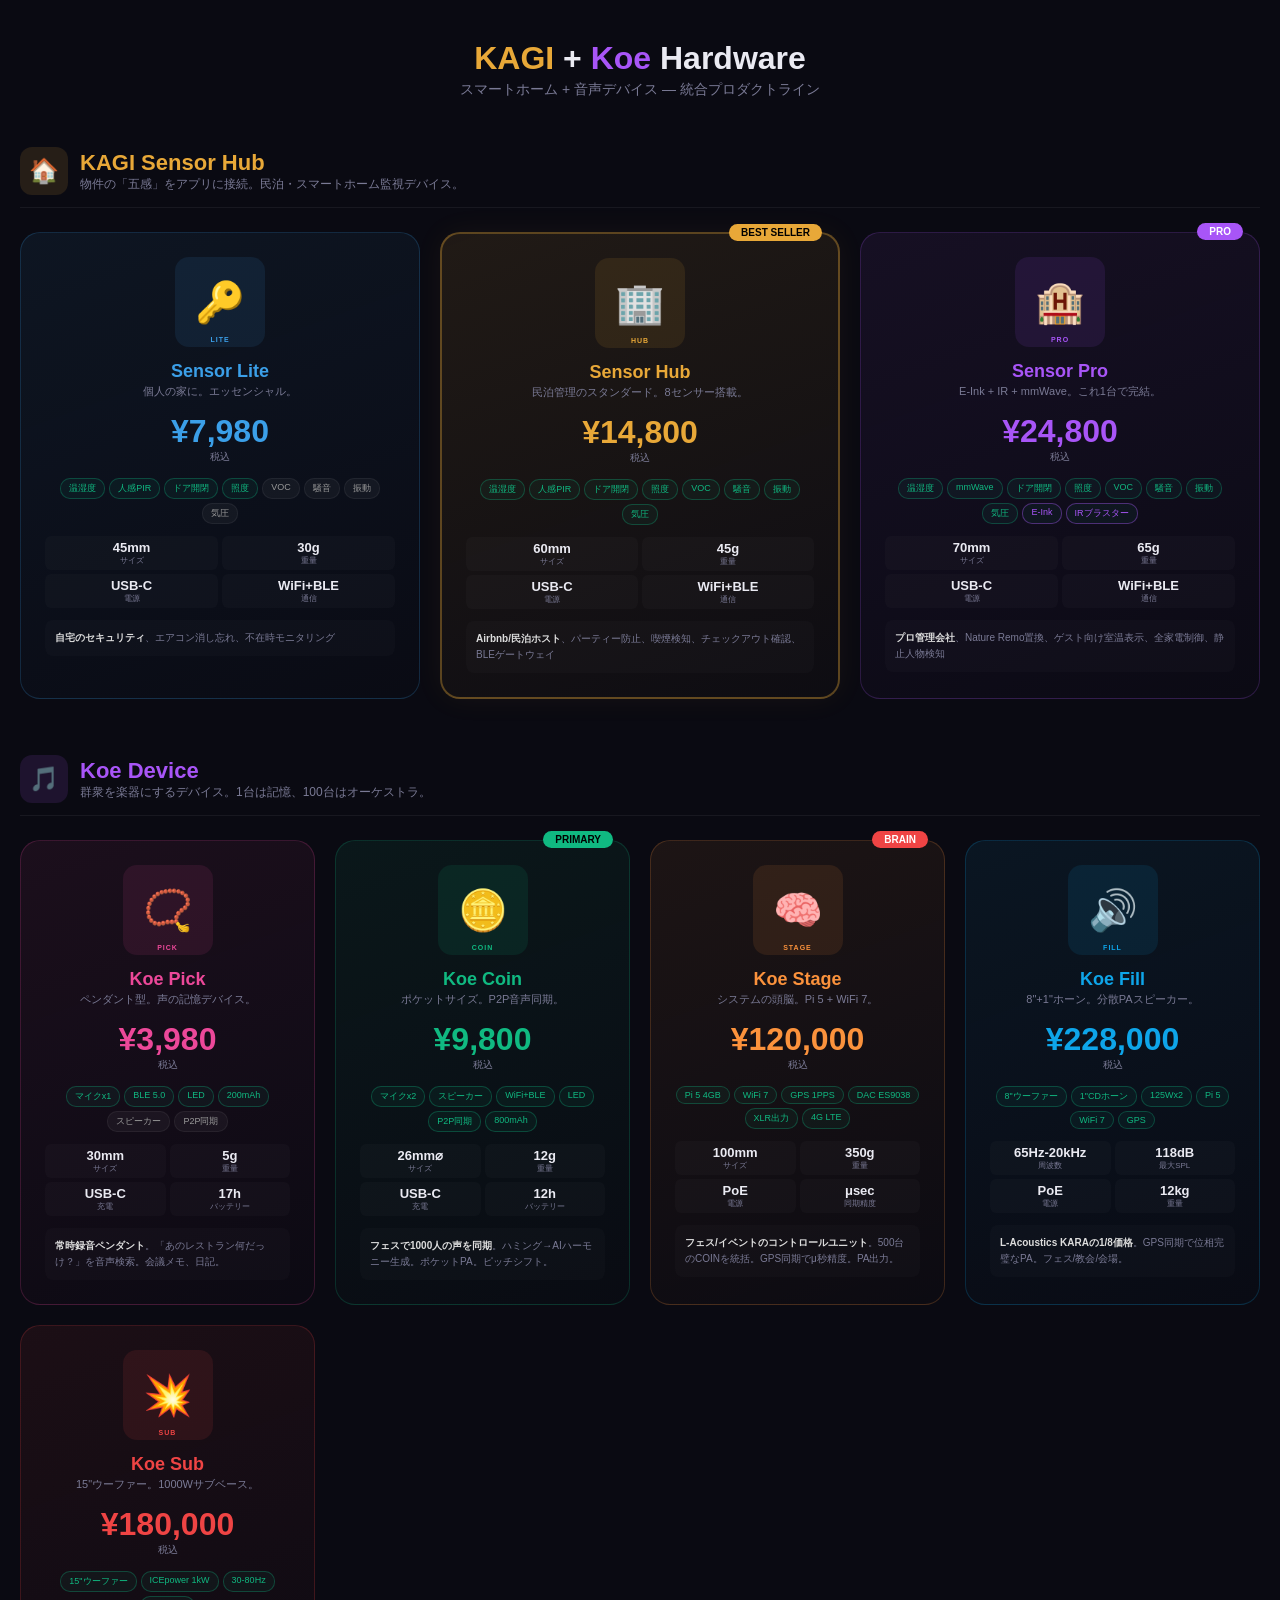
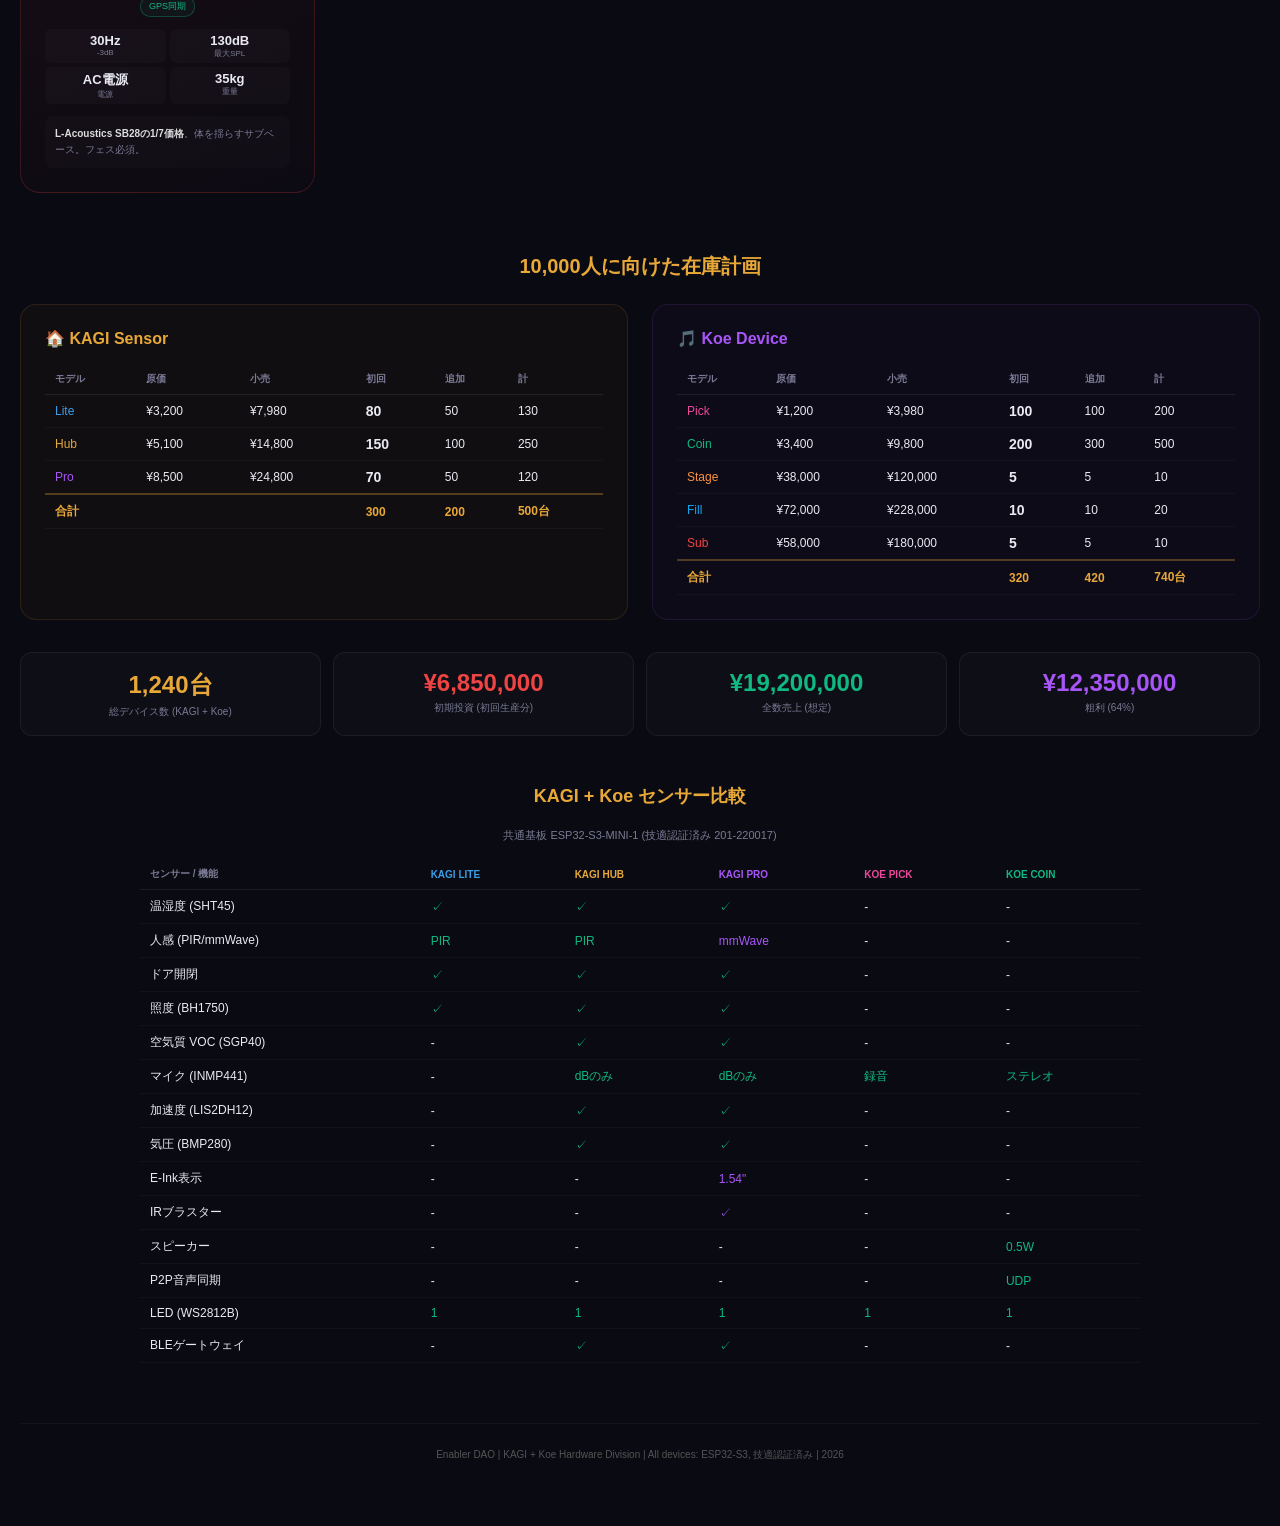
<file: hardware/full_lineup.html>
<!DOCTYPE html>
<html lang="ja">
<head>
<meta charset="UTF-8">
<meta name="viewport" content="width=device-width,initial-scale=1">
<title>Enabler Hardware - Full Product Lineup</title>
<style>
*{margin:0;padding:0;box-sizing:border-box}
body{background:#0a0a12;color:#eaeaf2;font-family:-apple-system,BlinkMacSystemFont,'Hiragino Sans',sans-serif}
.page{max-width:1300px;margin:0 auto;padding:40px 20px}
h1{text-align:center;font-size:32px;margin-bottom:4px}
.sub{text-align:center;color:#7a7a95;font-size:14px;margin-bottom:48px}
.brand{color:#E8A838}
.brand2{color:#A855F7}

/* Section Headers */
.section{margin-bottom:56px}
.section-head{display:flex;align-items:center;gap:12px;margin-bottom:24px;padding-bottom:12px;border-bottom:1px solid rgba(255,255,255,0.06)}
.section-icon{width:48px;height:48px;border-radius:12px;display:flex;align-items:center;justify-content:center;font-size:24px}
.section-head h2{font-size:22px}
.section-head p{font-size:12px;color:#7a7a95}

/* Product Grid */
.products{display:grid;grid-template-columns:repeat(auto-fit,minmax(280px,1fr));gap:20px}

.card{border-radius:20px;padding:24px;position:relative;transition:all 0.3s}
.card:hover{transform:translateY(-3px)}

/* Color themes */
.kagi-lite{background:linear-gradient(160deg,rgba(59,159,232,0.08),rgba(59,159,232,0.01));border:1px solid rgba(59,159,232,0.2)}
.kagi-hub{background:linear-gradient(160deg,rgba(232,168,56,0.1),rgba(232,168,56,0.02));border:2px solid rgba(232,168,56,0.35);box-shadow:0 0 30px rgba(232,168,56,0.06)}
.kagi-pro{background:linear-gradient(160deg,rgba(168,85,247,0.08),rgba(168,85,247,0.01));border:1px solid rgba(168,85,247,0.2)}
.koe-coin{background:linear-gradient(160deg,rgba(16,185,129,0.08),rgba(16,185,129,0.01));border:1px solid rgba(16,185,129,0.2)}
.koe-pick{background:linear-gradient(160deg,rgba(236,72,153,0.08),rgba(236,72,153,0.01));border:1px solid rgba(236,72,153,0.2)}
.koe-stage{background:linear-gradient(160deg,rgba(251,146,60,0.08),rgba(251,146,60,0.01));border:1px solid rgba(251,146,60,0.2)}
.koe-fill{background:linear-gradient(160deg,rgba(14,165,233,0.08),rgba(14,165,233,0.01));border:1px solid rgba(14,165,233,0.2)}
.koe-sub{background:linear-gradient(160deg,rgba(239,68,68,0.08),rgba(239,68,68,0.01));border:1px solid rgba(239,68,68,0.2)}

.badge{position:absolute;top:-10px;right:16px;padding:3px 12px;border-radius:16px;font-size:10px;font-weight:700}
.badge-best{background:#E8A838;color:#000}
.badge-new{background:#A855F7;color:#fff}
.badge-hot{background:#EF4444;color:#fff}
.badge-eco{background:#10B981;color:#000}

/* Device visual */
.dev-visual{width:90px;height:90px;border-radius:14px;margin:0 auto 14px;display:flex;align-items:center;justify-content:center;position:relative}
.dev-visual .emoji{font-size:40px}
.dev-visual .mini-label{position:absolute;bottom:4px;font-size:7px;font-weight:700;letter-spacing:1px}

.card h3{text-align:center;font-size:18px;margin-bottom:2px}
.card .tagline{text-align:center;font-size:11px;color:#7a7a95;margin-bottom:14px}

.price-box{text-align:center;margin-bottom:14px}
.price{font-size:32px;font-weight:800}
.price-note{font-size:10px;color:#7a7a95}

/* Feature pills */
.features{display:flex;flex-wrap:wrap;gap:4px;margin-bottom:12px;justify-content:center}
.feat{font-size:9px;padding:3px 8px;border-radius:10px;background:rgba(255,255,255,0.04);color:#999;border:1px solid rgba(255,255,255,0.06)}
.feat.on{border-color:rgba(16,185,129,0.3);color:#10B981;background:rgba(16,185,129,0.06)}

/* Specs row */
.specs-row{display:grid;grid-template-columns:repeat(2,1fr);gap:4px;margin-bottom:12px}
.spec{text-align:center;padding:4px;background:rgba(255,255,255,0.02);border-radius:6px}
.spec .v{font-size:13px;font-weight:700}
.spec .l{font-size:8px;color:#7a7a95}

.use-case{font-size:10px;color:#7a7a95;line-height:1.6;padding:10px;background:rgba(255,255,255,0.015);border-radius:8px}
.use-case strong{color:#ddd}

/* Inventory Section */
.inv-section{margin-top:60px}
.inv-section h2{color:#E8A838;font-size:20px;text-align:center;margin-bottom:24px}

.inv-grid{display:grid;grid-template-columns:1fr 1fr;gap:24px;margin-bottom:32px}
@media(max-width:768px){.inv-grid{grid-template-columns:1fr}}

.inv-box{border-radius:16px;padding:24px}
.inv-box h3{font-size:16px;margin-bottom:16px;display:flex;align-items:center;gap:8px}

table{width:100%;border-collapse:collapse;font-size:12px}
th{text-align:left;padding:8px 10px;border-bottom:1px solid rgba(255,255,255,0.08);color:#7a7a95;font-size:10px;text-transform:uppercase}
td{padding:8px 10px;border-bottom:1px solid rgba(255,255,255,0.03)}
.n{font-weight:700;font-size:14px}
.total td{border-top:2px solid rgba(232,168,56,0.3);font-weight:700;color:#E8A838}

/* Summary boxes */
.summary{display:grid;grid-template-columns:repeat(4,1fr);gap:12px;margin-top:32px}
.sum-card{text-align:center;padding:16px;border-radius:12px;border:1px solid rgba(255,255,255,0.06);background:rgba(255,255,255,0.02)}
.sum-card .big{font-size:24px;font-weight:800}
.sum-card .label{font-size:10px;color:#7a7a95;margin-top:4px}

/* Sensor comparison */
.compare{margin-top:48px}
.compare h2{text-align:center;color:#E8A838;font-size:18px;margin-bottom:20px}
.compare-note{text-align:center;font-size:11px;color:#7a7a95;margin-bottom:16px}
</style>
</head>
<body>
<div class="page">

<h1><span class="brand">KAGI</span> + <span class="brand2">Koe</span> Hardware</h1>
<p class="sub">スマートホーム + 音声デバイス — 統合プロダクトライン</p>

<!-- ==================== KAGI Sensor Hub ==================== -->
<div class="section">
  <div class="section-head">
    <div class="section-icon" style="background:rgba(232,168,56,0.12)">🏠</div>
    <div>
      <h2 style="color:#E8A838">KAGI Sensor Hub</h2>
      <p>物件の「五感」をアプリに接続。民泊・スマートホーム監視デバイス。</p>
    </div>
  </div>

  <div class="products">
    <!-- KAGI Lite -->
    <div class="card kagi-lite">
      <div class="dev-visual" style="background:rgba(59,159,232,0.1)">
        <div class="emoji">🔑</div>
        <div class="mini-label" style="color:#3B9FE8">LITE</div>
      </div>
      <h3 style="color:#3B9FE8">Sensor Lite</h3>
      <div class="tagline">個人の家に。エッセンシャル。</div>
      <div class="price-box"><div class="price" style="color:#3B9FE8">¥7,980</div><div class="price-note">税込</div></div>
      <div class="features">
        <div class="feat on">温湿度</div><div class="feat on">人感PIR</div>
        <div class="feat on">ドア開閉</div><div class="feat on">照度</div>
        <div class="feat">VOC</div><div class="feat">騒音</div>
        <div class="feat">振動</div><div class="feat">気圧</div>
      </div>
      <div class="specs-row">
        <div class="spec"><div class="v">45mm</div><div class="l">サイズ</div></div>
        <div class="spec"><div class="v">30g</div><div class="l">重量</div></div>
        <div class="spec"><div class="v">USB-C</div><div class="l">電源</div></div>
        <div class="spec"><div class="v">WiFi+BLE</div><div class="l">通信</div></div>
      </div>
      <div class="use-case"><strong>自宅のセキュリティ</strong>、エアコン消し忘れ、不在時モニタリング</div>
    </div>

    <!-- KAGI Hub -->
    <div class="card kagi-hub">
      <div class="badge badge-best">BEST SELLER</div>
      <div class="dev-visual" style="background:rgba(232,168,56,0.1)">
        <div class="emoji">🏢</div>
        <div class="mini-label" style="color:#E8A838">HUB</div>
      </div>
      <h3 style="color:#E8A838">Sensor Hub</h3>
      <div class="tagline">民泊管理のスタンダード。8センサー搭載。</div>
      <div class="price-box"><div class="price" style="color:#E8A838">¥14,800</div><div class="price-note">税込</div></div>
      <div class="features">
        <div class="feat on">温湿度</div><div class="feat on">人感PIR</div>
        <div class="feat on">ドア開閉</div><div class="feat on">照度</div>
        <div class="feat on">VOC</div><div class="feat on">騒音</div>
        <div class="feat on">振動</div><div class="feat on">気圧</div>
      </div>
      <div class="specs-row">
        <div class="spec"><div class="v">60mm</div><div class="l">サイズ</div></div>
        <div class="spec"><div class="v">45g</div><div class="l">重量</div></div>
        <div class="spec"><div class="v">USB-C</div><div class="l">電源</div></div>
        <div class="spec"><div class="v">WiFi+BLE</div><div class="l">通信</div></div>
      </div>
      <div class="use-case"><strong>Airbnb/民泊ホスト</strong>、パーティー防止、喫煙検知、チェックアウト確認、BLEゲートウェイ</div>
    </div>

    <!-- KAGI Pro -->
    <div class="card kagi-pro">
      <div class="badge badge-new">PRO</div>
      <div class="dev-visual" style="background:rgba(168,85,247,0.1)">
        <div class="emoji">🏨</div>
        <div class="mini-label" style="color:#A855F7">PRO</div>
      </div>
      <h3 style="color:#A855F7">Sensor Pro</h3>
      <div class="tagline">E-Ink + IR + mmWave。これ1台で完結。</div>
      <div class="price-box"><div class="price" style="color:#A855F7">¥24,800</div><div class="price-note">税込</div></div>
      <div class="features">
        <div class="feat on">温湿度</div><div class="feat on">mmWave</div>
        <div class="feat on">ドア開閉</div><div class="feat on">照度</div>
        <div class="feat on">VOC</div><div class="feat on">騒音</div>
        <div class="feat on">振動</div><div class="feat on">気圧</div>
        <div class="feat on" style="border-color:rgba(168,85,247,0.4);color:#A855F7">E-Ink</div>
        <div class="feat on" style="border-color:rgba(168,85,247,0.4);color:#A855F7">IRブラスター</div>
      </div>
      <div class="specs-row">
        <div class="spec"><div class="v">70mm</div><div class="l">サイズ</div></div>
        <div class="spec"><div class="v">65g</div><div class="l">重量</div></div>
        <div class="spec"><div class="v">USB-C</div><div class="l">電源</div></div>
        <div class="spec"><div class="v">WiFi+BLE</div><div class="l">通信</div></div>
      </div>
      <div class="use-case"><strong>プロ管理会社</strong>、Nature Remo置換、ゲスト向け室温表示、全家電制御、静止人物検知</div>
    </div>
  </div>
</div>

<!-- ==================== Koe Device ==================== -->
<div class="section">
  <div class="section-head">
    <div class="section-icon" style="background:rgba(168,85,247,0.12)">🎵</div>
    <div>
      <h2 style="color:#A855F7">Koe Device</h2>
      <p>群衆を楽器にするデバイス。1台は記憶、100台はオーケストラ。</p>
    </div>
  </div>

  <div class="products">
    <!-- Koe Pick -->
    <div class="card koe-pick">
      <div class="dev-visual" style="background:rgba(236,72,153,0.1)">
        <div class="emoji">📿</div>
        <div class="mini-label" style="color:#EC4899">PICK</div>
      </div>
      <h3 style="color:#EC4899">Koe Pick</h3>
      <div class="tagline">ペンダント型。声の記憶デバイス。</div>
      <div class="price-box"><div class="price" style="color:#EC4899">¥3,980</div><div class="price-note">税込</div></div>
      <div class="features">
        <div class="feat on">マイクx1</div><div class="feat on">BLE 5.0</div>
        <div class="feat on">LED</div><div class="feat on">200mAh</div>
        <div class="feat">スピーカー</div><div class="feat">P2P同期</div>
      </div>
      <div class="specs-row">
        <div class="spec"><div class="v">30mm</div><div class="l">サイズ</div></div>
        <div class="spec"><div class="v">5g</div><div class="l">重量</div></div>
        <div class="spec"><div class="v">USB-C</div><div class="l">充電</div></div>
        <div class="spec"><div class="v">17h</div><div class="l">バッテリー</div></div>
      </div>
      <div class="use-case"><strong>常時録音ペンダント</strong>。「あのレストラン何だっけ？」を音声検索。会議メモ、日記。</div>
    </div>

    <!-- Koe Coin -->
    <div class="card koe-coin">
      <div class="badge badge-eco">PRIMARY</div>
      <div class="dev-visual" style="background:rgba(16,185,129,0.1)">
        <div class="emoji">🪙</div>
        <div class="mini-label" style="color:#10B981">COIN</div>
      </div>
      <h3 style="color:#10B981">Koe Coin</h3>
      <div class="tagline">ポケットサイズ。P2P音声同期。</div>
      <div class="price-box"><div class="price" style="color:#10B981">¥9,800</div><div class="price-note">税込</div></div>
      <div class="features">
        <div class="feat on">マイクx2</div><div class="feat on">スピーカー</div>
        <div class="feat on">WiFi+BLE</div><div class="feat on">LED</div>
        <div class="feat on">P2P同期</div><div class="feat on">800mAh</div>
      </div>
      <div class="specs-row">
        <div class="spec"><div class="v">26mm⌀</div><div class="l">サイズ</div></div>
        <div class="spec"><div class="v">12g</div><div class="l">重量</div></div>
        <div class="spec"><div class="v">USB-C</div><div class="l">充電</div></div>
        <div class="spec"><div class="v">12h</div><div class="l">バッテリー</div></div>
      </div>
      <div class="use-case"><strong>フェスで1000人の声を同期</strong>。ハミング→AIハーモニー生成。ポケットPA。ピッチシフト。</div>
    </div>

    <!-- Koe Stage -->
    <div class="card koe-stage">
      <div class="badge badge-hot">BRAIN</div>
      <div class="dev-visual" style="background:rgba(251,146,60,0.1)">
        <div class="emoji">🧠</div>
        <div class="mini-label" style="color:#FB923C">STAGE</div>
      </div>
      <h3 style="color:#FB923C">Koe Stage</h3>
      <div class="tagline">システムの頭脳。Pi 5 + WiFi 7。</div>
      <div class="price-box"><div class="price" style="color:#FB923C">¥120,000</div><div class="price-note">税込</div></div>
      <div class="features">
        <div class="feat on">Pi 5 4GB</div><div class="feat on">WiFi 7</div>
        <div class="feat on">GPS 1PPS</div><div class="feat on">DAC ES9038</div>
        <div class="feat on">XLR出力</div><div class="feat on">4G LTE</div>
      </div>
      <div class="specs-row">
        <div class="spec"><div class="v">100mm</div><div class="l">サイズ</div></div>
        <div class="spec"><div class="v">350g</div><div class="l">重量</div></div>
        <div class="spec"><div class="v">PoE</div><div class="l">電源</div></div>
        <div class="spec"><div class="v">μsec</div><div class="l">同期精度</div></div>
      </div>
      <div class="use-case"><strong>フェス/イベントのコントロールユニット</strong>。500台のCOINを統括。GPS同期でμ秒精度。PA出力。</div>
    </div>

    <!-- Koe Fill -->
    <div class="card koe-fill">
      <div class="dev-visual" style="background:rgba(14,165,233,0.1)">
        <div class="emoji">🔊</div>
        <div class="mini-label" style="color:#0EA5E9">FILL</div>
      </div>
      <h3 style="color:#0EA5E9">Koe Fill</h3>
      <div class="tagline">8"+1"ホーン。分散PAスピーカー。</div>
      <div class="price-box"><div class="price" style="color:#0EA5E9">¥228,000</div><div class="price-note">税込</div></div>
      <div class="features">
        <div class="feat on">8"ウーファー</div><div class="feat on">1"CDホーン</div>
        <div class="feat on">125Wx2</div><div class="feat on">Pi 5</div>
        <div class="feat on">WiFi 7</div><div class="feat on">GPS</div>
      </div>
      <div class="specs-row">
        <div class="spec"><div class="v">65Hz-20kHz</div><div class="l">周波数</div></div>
        <div class="spec"><div class="v">118dB</div><div class="l">最大SPL</div></div>
        <div class="spec"><div class="v">PoE</div><div class="l">電源</div></div>
        <div class="spec"><div class="v">12kg</div><div class="l">重量</div></div>
      </div>
      <div class="use-case"><strong>L-Acoustics KARAの1/8価格</strong>。GPS同期で位相完璧なPA。フェス/教会/会場。</div>
    </div>

    <!-- Koe Sub -->
    <div class="card koe-sub">
      <div class="dev-visual" style="background:rgba(239,68,68,0.1)">
        <div class="emoji">💥</div>
        <div class="mini-label" style="color:#EF4444">SUB</div>
      </div>
      <h3 style="color:#EF4444">Koe Sub</h3>
      <div class="tagline">15"ウーファー。1000Wサブベース。</div>
      <div class="price-box"><div class="price" style="color:#EF4444">¥180,000</div><div class="price-note">税込</div></div>
      <div class="features">
        <div class="feat on">15"ウーファー</div><div class="feat on">ICEpower 1kW</div>
        <div class="feat on">30-80Hz</div><div class="feat on">GPS同期</div>
      </div>
      <div class="specs-row">
        <div class="spec"><div class="v">30Hz</div><div class="l">-3dB</div></div>
        <div class="spec"><div class="v">130dB</div><div class="l">最大SPL</div></div>
        <div class="spec"><div class="v">AC電源</div><div class="l">電源</div></div>
        <div class="spec"><div class="v">35kg</div><div class="l">重量</div></div>
      </div>
      <div class="use-case"><strong>L-Acoustics SB28の1/7価格</strong>。体を揺らすサブベース。フェス必須。</div>
    </div>
  </div>
</div>

<!-- ==================== Inventory Plan ==================== -->
<div class="inv-section">
  <h2>10,000人に向けた在庫計画</h2>

  <div class="inv-grid">
    <!-- KAGI -->
    <div class="inv-box" style="background:rgba(232,168,56,0.03);border:1px solid rgba(232,168,56,0.12);border-radius:16px">
      <h3><span style="color:#E8A838">🏠 KAGI Sensor</span></h3>
      <table>
        <tr><th>モデル</th><th>原価</th><th>小売</th><th>初回</th><th>追加</th><th>計</th></tr>
        <tr><td style="color:#3B9FE8">Lite</td><td>¥3,200</td><td>¥7,980</td><td class="n">80</td><td>50</td><td>130</td></tr>
        <tr><td style="color:#E8A838">Hub</td><td>¥5,100</td><td>¥14,800</td><td class="n">150</td><td>100</td><td>250</td></tr>
        <tr><td style="color:#A855F7">Pro</td><td>¥8,500</td><td>¥24,800</td><td class="n">70</td><td>50</td><td>120</td></tr>
        <tr class="total"><td>合計</td><td></td><td></td><td>300</td><td>200</td><td>500台</td></tr>
      </table>
    </div>

    <!-- Koe -->
    <div class="inv-box" style="background:rgba(168,85,247,0.03);border:1px solid rgba(168,85,247,0.12);border-radius:16px">
      <h3><span style="color:#A855F7">🎵 Koe Device</span></h3>
      <table>
        <tr><th>モデル</th><th>原価</th><th>小売</th><th>初回</th><th>追加</th><th>計</th></tr>
        <tr><td style="color:#EC4899">Pick</td><td>¥1,200</td><td>¥3,980</td><td class="n">100</td><td>100</td><td>200</td></tr>
        <tr><td style="color:#10B981">Coin</td><td>¥3,400</td><td>¥9,800</td><td class="n">200</td><td>300</td><td>500</td></tr>
        <tr><td style="color:#FB923C">Stage</td><td>¥38,000</td><td>¥120,000</td><td class="n">5</td><td>5</td><td>10</td></tr>
        <tr><td style="color:#0EA5E9">Fill</td><td>¥72,000</td><td>¥228,000</td><td class="n">10</td><td>10</td><td>20</td></tr>
        <tr><td style="color:#EF4444">Sub</td><td>¥58,000</td><td>¥180,000</td><td class="n">5</td><td>5</td><td>10</td></tr>
        <tr class="total"><td>合計</td><td></td><td></td><td>320</td><td>420</td><td>740台</td></tr>
      </table>
    </div>
  </div>

  <!-- Summary -->
  <div class="summary">
    <div class="sum-card">
      <div class="big" style="color:#E8A838">1,240台</div>
      <div class="label">総デバイス数 (KAGI + Koe)</div>
    </div>
    <div class="sum-card">
      <div class="big" style="color:#EF4444">¥6,850,000</div>
      <div class="label">初期投資 (初回生産分)</div>
    </div>
    <div class="sum-card">
      <div class="big" style="color:#10B981">¥19,200,000</div>
      <div class="label">全数売上 (想定)</div>
    </div>
    <div class="sum-card">
      <div class="big" style="color:#A855F7">¥12,350,000</div>
      <div class="label">粗利 (64%)</div>
    </div>
  </div>
</div>

<!-- ==================== Sensor Comparison ==================== -->
<div class="compare">
  <h2>KAGI + Koe センサー比較</h2>
  <div class="compare-note">共通基板 ESP32-S3-MINI-1 (技適認証済み 201-220017)</div>
  <table style="max-width:1000px;margin:0 auto">
    <tr>
      <th>センサー / 機能</th>
      <th style="color:#3B9FE8">KAGI Lite</th>
      <th style="color:#E8A838">KAGI Hub</th>
      <th style="color:#A855F7">KAGI Pro</th>
      <th style="color:#EC4899">Koe Pick</th>
      <th style="color:#10B981">Koe Coin</th>
    </tr>
    <tr><td>温湿度 (SHT45)</td><td style="color:#10B981">✓</td><td style="color:#10B981">✓</td><td style="color:#10B981">✓</td><td>-</td><td>-</td></tr>
    <tr><td>人感 (PIR/mmWave)</td><td style="color:#10B981">PIR</td><td style="color:#10B981">PIR</td><td style="color:#A855F7">mmWave</td><td>-</td><td>-</td></tr>
    <tr><td>ドア開閉</td><td style="color:#10B981">✓</td><td style="color:#10B981">✓</td><td style="color:#10B981">✓</td><td>-</td><td>-</td></tr>
    <tr><td>照度 (BH1750)</td><td style="color:#10B981">✓</td><td style="color:#10B981">✓</td><td style="color:#10B981">✓</td><td>-</td><td>-</td></tr>
    <tr><td>空気質 VOC (SGP40)</td><td>-</td><td style="color:#10B981">✓</td><td style="color:#10B981">✓</td><td>-</td><td>-</td></tr>
    <tr><td>マイク (INMP441)</td><td>-</td><td style="color:#10B981">dBのみ</td><td style="color:#10B981">dBのみ</td><td style="color:#10B981">録音</td><td style="color:#10B981">ステレオ</td></tr>
    <tr><td>加速度 (LIS2DH12)</td><td>-</td><td style="color:#10B981">✓</td><td style="color:#10B981">✓</td><td>-</td><td>-</td></tr>
    <tr><td>気圧 (BMP280)</td><td>-</td><td style="color:#10B981">✓</td><td style="color:#10B981">✓</td><td>-</td><td>-</td></tr>
    <tr><td>E-Ink表示</td><td>-</td><td>-</td><td style="color:#A855F7">1.54"</td><td>-</td><td>-</td></tr>
    <tr><td>IRブラスター</td><td>-</td><td>-</td><td style="color:#A855F7">✓</td><td>-</td><td>-</td></tr>
    <tr><td>スピーカー</td><td>-</td><td>-</td><td>-</td><td>-</td><td style="color:#10B981">0.5W</td></tr>
    <tr><td>P2P音声同期</td><td>-</td><td>-</td><td>-</td><td>-</td><td style="color:#10B981">UDP</td></tr>
    <tr><td>LED (WS2812B)</td><td style="color:#10B981">1</td><td style="color:#10B981">1</td><td style="color:#10B981">1</td><td style="color:#10B981">1</td><td style="color:#10B981">1</td></tr>
    <tr><td>BLEゲートウェイ</td><td>-</td><td style="color:#10B981">✓</td><td style="color:#10B981">✓</td><td>-</td><td>-</td></tr>
  </table>
</div>

<div style="text-align:center;margin-top:60px;padding:24px;color:#555;font-size:10px;border-top:1px solid rgba(255,255,255,0.04)">
  Enabler DAO | KAGI + Koe Hardware Division | All devices: ESP32-S3, 技適認証済み | 2026
</div>

</div>
</body>
</html>
</file>
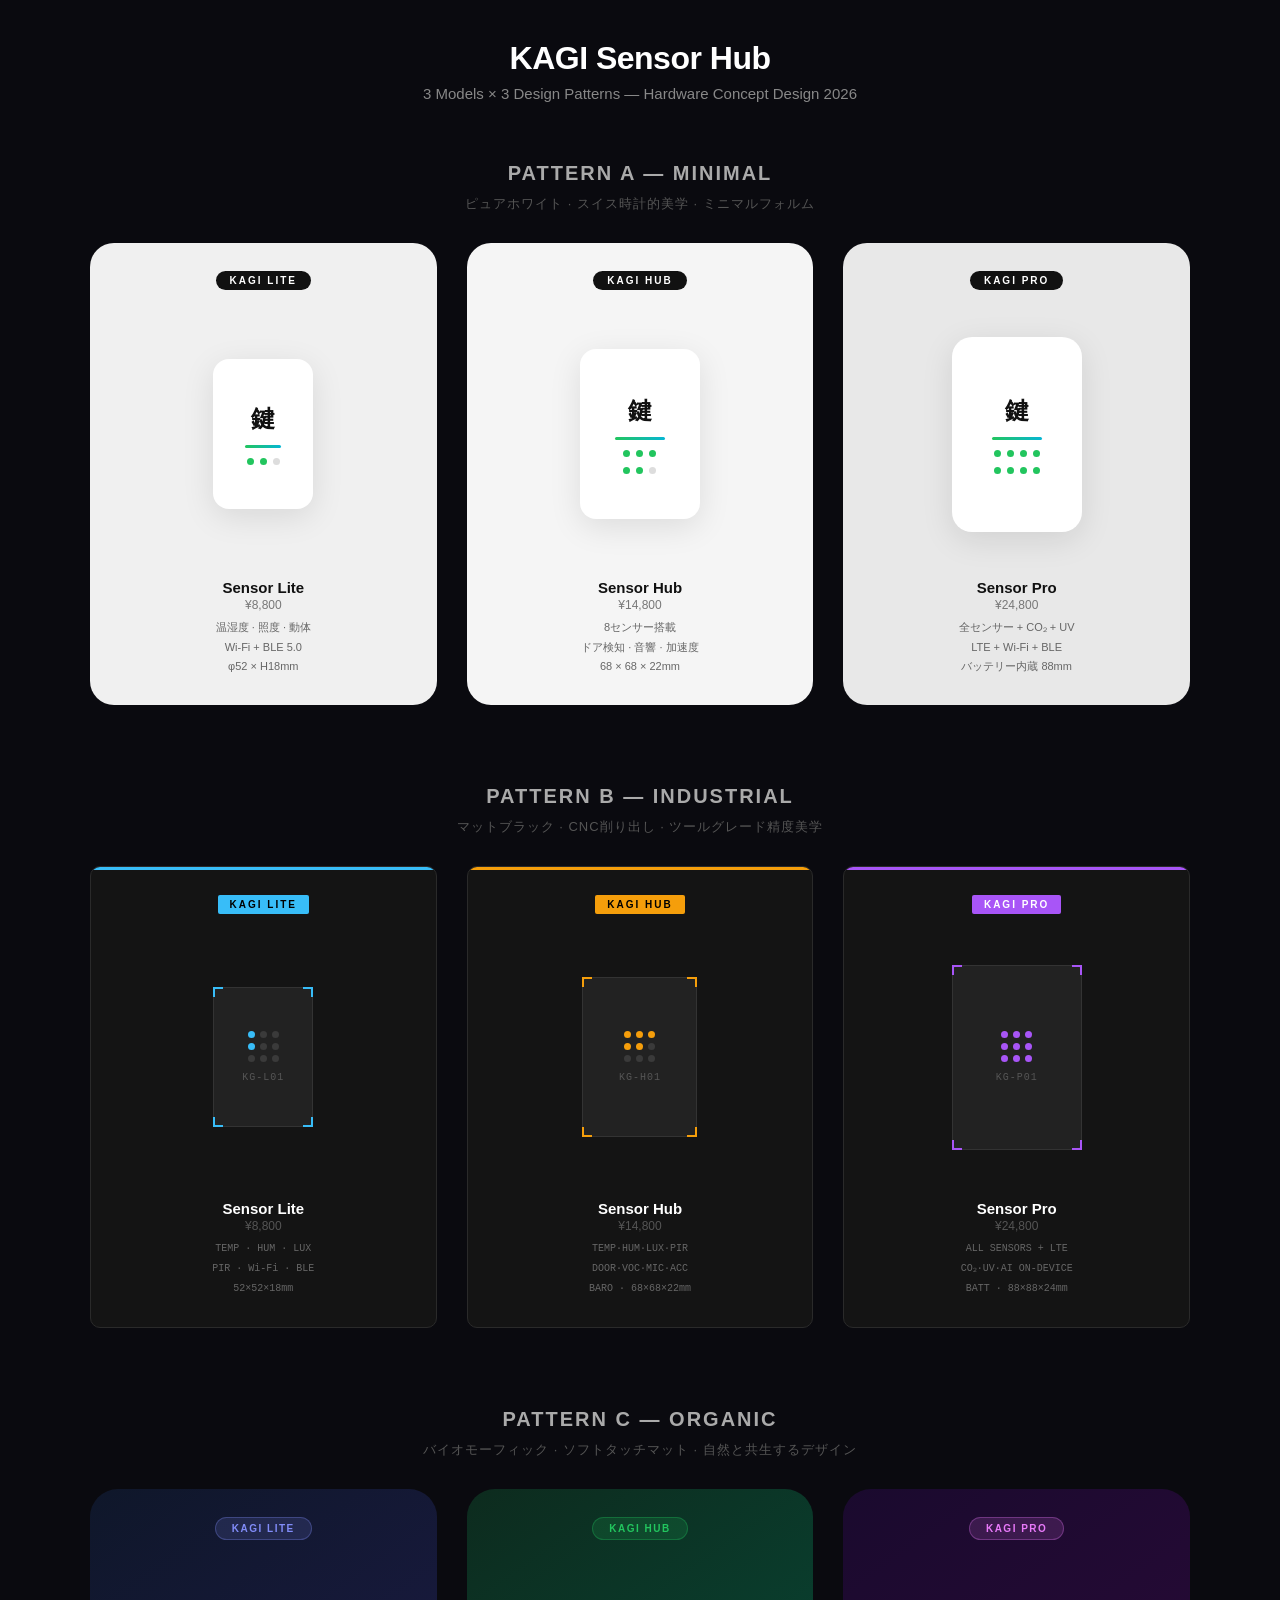
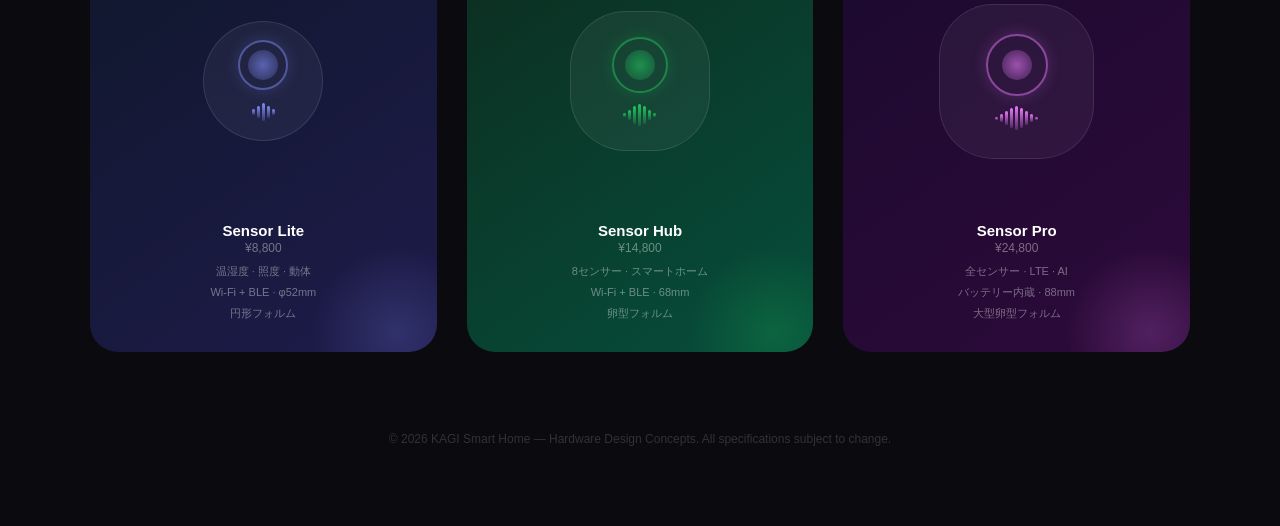
<file: hardware/kagi_designs.html>
<!DOCTYPE html>
<html lang="ja">
<head>
<meta charset="UTF-8">
<meta name="viewport" content="width=device-width, initial-scale=1.0">
<title>KAGI Sensor Hub — 3 Models × 3 Design Patterns</title>
<style>
  * { box-sizing: border-box; margin: 0; padding: 0; }
  body { background: #0a0a0f; color: #fff; font-family: 'SF Pro Display', -apple-system, sans-serif; padding: 40px 20px; }
  h1 { text-align: center; font-size: 32px; font-weight: 700; margin-bottom: 8px; letter-spacing: -0.5px; }
  .subtitle { text-align: center; color: #888; font-size: 15px; margin-bottom: 60px; }
  .section-title { font-size: 20px; font-weight: 600; color: #aaa; text-align: center; margin: 50px 0 10px; letter-spacing: 2px; text-transform: uppercase; }
  .pattern-label { font-size: 13px; color: #555; text-align: center; margin-bottom: 30px; letter-spacing: 1px; }
  .grid { display: grid; grid-template-columns: repeat(3, 1fr); gap: 30px; max-width: 1100px; margin: 0 auto 80px; }

  /* ===== PATTERN A: MINIMAL ===== */
  .min-card {
    background: #f0f0f0; border-radius: 24px; padding: 28px 20px;
    color: #111; aspect-ratio: 3/4; display: flex; flex-direction: column;
    align-items: center; justify-content: space-between;
  }
  .min-card.hub { background: #f5f5f5; }
  .min-card.pro { background: #e8e8e8; }
  .min-badge {
    background: #111; color: #fff; font-size: 10px; font-weight: 700;
    letter-spacing: 2px; padding: 4px 14px; border-radius: 20px; text-transform: uppercase;
  }
  .min-body {
    width: 100px; height: 150px; background: #fff; border-radius: 16px;
    box-shadow: 0 8px 32px rgba(0,0,0,0.1); display: flex; flex-direction: column;
    align-items: center; justify-content: center; gap: 10px;
  }
  .min-body.hub { width: 120px; height: 170px; }
  .min-body.pro { width: 130px; height: 195px; border-radius: 20px; }
  .min-kanji { font-size: 24px; font-weight: 800; color: #111; }
  .min-bar { width: 36px; height: 3px; border-radius: 2px; background: linear-gradient(90deg, #22c55e, #06b6d4); }
  .min-bar.wide { width: 50px; }
  .min-dots { display: flex; gap: 6px; }
  .min-dot { width: 7px; height: 7px; border-radius: 50%; background: #ddd; }
  .min-dot.on { background: #22c55e; }
  .min-name { font-size: 15px; font-weight: 700; color: #111; text-align: center; }
  .min-price { font-size: 12px; color: #777; text-align: center; margin-top: 2px; }
  .min-spec { font-size: 11px; color: #666; text-align: center; line-height: 1.8; margin-top: 6px; }

  /* ===== PATTERN B: INDUSTRIAL ===== */
  .ind-card {
    background: #141414; border-radius: 10px; padding: 28px 20px;
    border: 1px solid #2a2a2a; aspect-ratio: 3/4; display: flex; flex-direction: column;
    align-items: center; justify-content: space-between; position: relative; overflow: hidden;
  }
  .ind-card::before { content: ''; position: absolute; top: 0; left: 0; right: 0; height: 3px; }
  .ind-card.lite::before { background: #38bdf8; }
  .ind-card.hub::before { background: #f59e0b; }
  .ind-card.pro::before { background: #a855f7; }
  .ind-badge {
    font-size: 10px; font-weight: 700; letter-spacing: 2px;
    padding: 4px 12px; border-radius: 2px; text-transform: uppercase; color: #000;
  }
  .ind-card.lite .ind-badge { background: #38bdf8; }
  .ind-card.hub .ind-badge { background: #f59e0b; }
  .ind-card.pro .ind-badge { background: #a855f7; color: #fff; }
  .ind-body {
    width: 100px; height: 140px; background: #222; border-radius: 6px;
    border: 1px solid #333; display: flex; flex-direction: column;
    align-items: center; justify-content: center; gap: 10px; position: relative;
  }
  .ind-body.hub { width: 115px; height: 160px; }
  .ind-body.pro { width: 130px; height: 185px; }
  .ind-corner { position: absolute; width: 10px; height: 10px; border-style: solid; }
  .ind-corner.tl { top: -1px; left: -1px; border-width: 2px 0 0 2px; }
  .ind-corner.tr { top: -1px; right: -1px; border-width: 2px 2px 0 0; }
  .ind-corner.bl { bottom: -1px; left: -1px; border-width: 0 0 2px 2px; }
  .ind-corner.br { bottom: -1px; right: -1px; border-width: 0 2px 2px 0; }
  .ind-card.lite .ind-corner { border-color: #38bdf8; }
  .ind-card.hub .ind-corner { border-color: #f59e0b; }
  .ind-card.pro .ind-corner { border-color: #a855f7; }
  .ind-grid { display: grid; grid-template-columns: repeat(3,1fr); gap: 5px; }
  .ind-d { width: 7px; height: 7px; border-radius: 50%; background: #3a3a3a; }
  .ind-card.lite .ind-d.on { background: #38bdf8; }
  .ind-card.hub .ind-d.on { background: #f59e0b; }
  .ind-card.pro .ind-d.on { background: #a855f7; }
  .ind-model { font-size: 10px; color: #555; font-family: monospace; letter-spacing: 1px; }
  .ind-name { font-size: 15px; font-weight: 700; text-align: center; }
  .ind-price { font-size: 12px; color: #555; text-align: center; margin-top: 2px; }
  .ind-spec { font-size: 10px; color: #666; text-align: center; line-height: 2; font-family: monospace; margin-top: 6px; }

  /* ===== PATTERN C: ORGANIC ===== */
  .org-card {
    border-radius: 28px; padding: 28px 20px;
    aspect-ratio: 3/4; display: flex; flex-direction: column;
    align-items: center; justify-content: space-between; position: relative; overflow: hidden;
  }
  .org-card.lite { background: linear-gradient(145deg, #0f172a, #1e1b4b); }
  .org-card.hub { background: linear-gradient(145deg, #0d2b1e, #064e3b); }
  .org-card.pro { background: linear-gradient(145deg, #1a0a2e, #2d0a3a); }
  .org-glow {
    position: absolute; border-radius: 50%; opacity: 0.2;
    width: 200px; height: 200px; bottom: -80px; right: -60px;
  }
  .org-card.lite .org-glow { background: radial-gradient(circle, #818cf8, transparent 60%); }
  .org-card.hub .org-glow { background: radial-gradient(circle, #22c55e, transparent 60%); }
  .org-card.pro .org-glow { background: radial-gradient(circle, #e879f9, transparent 60%); }
  .org-badge {
    font-size: 10px; font-weight: 600; letter-spacing: 1.5px;
    padding: 5px 16px; border-radius: 20px; text-transform: uppercase; position: relative; z-index: 1;
  }
  .org-card.lite .org-badge { background: rgba(129,140,248,0.15); color: #818cf8; border: 1px solid rgba(129,140,248,0.3); }
  .org-card.hub .org-badge { background: rgba(34,197,94,0.15); color: #22c55e; border: 1px solid rgba(34,197,94,0.3); }
  .org-card.pro .org-badge { background: rgba(232,121,249,0.15); color: #e879f9; border: 1px solid rgba(232,121,249,0.3); }
  .org-body {
    background: rgba(255,255,255,0.05); border: 1px solid rgba(255,255,255,0.1);
    border-radius: 50%; display: flex; flex-direction: column;
    align-items: center; justify-content: center; gap: 12px;
    width: 120px; height: 120px; position: relative; z-index: 1;
  }
  .org-body.hub { width: 140px; height: 140px; border-radius: 40%; }
  .org-body.pro { width: 155px; height: 155px; border-radius: 35%; }
  .org-ring {
    border-radius: 50%; display: flex; align-items: center; justify-content: center;
  }
  .org-card.lite .org-ring { width: 50px; height: 50px; border: 2px solid rgba(129,140,248,0.5); box-shadow: 0 0 16px rgba(129,140,248,0.2); }
  .org-card.hub .org-ring { width: 56px; height: 56px; border: 2px solid rgba(34,197,94,0.5); box-shadow: 0 0 16px rgba(34,197,94,0.2); }
  .org-card.pro .org-ring { width: 62px; height: 62px; border: 2px solid rgba(232,121,249,0.5); box-shadow: 0 0 16px rgba(232,121,249,0.2); }
  .org-inner { border-radius: 50%; width: 30px; height: 30px; }
  .org-card.lite .org-inner { background: radial-gradient(circle, rgba(129,140,248,0.6), rgba(129,140,248,0.1)); }
  .org-card.hub .org-inner { background: radial-gradient(circle, rgba(34,197,94,0.6), rgba(34,197,94,0.1)); }
  .org-card.pro .org-inner { background: radial-gradient(circle, rgba(232,121,249,0.6), rgba(232,121,249,0.1)); }
  .org-waves { display: flex; gap: 2px; align-items: center; height: 20px; }
  .org-w { width: 3px; border-radius: 2px; }
  .org-card.lite .org-w { background: linear-gradient(to top, rgba(129,140,248,0.2), #818cf8); }
  .org-card.hub .org-w { background: linear-gradient(to top, rgba(34,197,94,0.2), #22c55e); }
  .org-card.pro .org-w { background: linear-gradient(to top, rgba(232,121,249,0.2), #e879f9); }
  .org-name { font-size: 15px; font-weight: 700; text-align: center; position: relative; z-index: 1; }
  .org-price { font-size: 12px; color: rgba(255,255,255,0.4); text-align: center; margin-top: 2px; position: relative; z-index: 1; }
  .org-spec { font-size: 11px; color: rgba(255,255,255,0.4); text-align: center; line-height: 1.9; margin-top: 6px; position: relative; z-index: 1; }
</style>
</head>
<body>

<h1>KAGI Sensor Hub</h1>
<p class="subtitle">3 Models × 3 Design Patterns — Hardware Concept Design 2026</p>

<!-- ===== PATTERN A: MINIMAL ===== -->
<div class="section-title">Pattern A — Minimal</div>
<div class="pattern-label">ピュアホワイト · スイス時計的美学 · ミニマルフォルム</div>
<div class="grid">
  <div class="min-card lite">
    <span class="min-badge">KAGI Lite</span>
    <div class="min-body">
      <div class="min-kanji">鍵</div>
      <div class="min-bar"></div>
      <div class="min-dots">
        <div class="min-dot on"></div><div class="min-dot on"></div><div class="min-dot"></div>
      </div>
    </div>
    <div>
      <div class="min-name">Sensor Lite</div>
      <div class="min-price">¥8,800</div>
      <div class="min-spec">温湿度 · 照度 · 動体<br>Wi-Fi + BLE 5.0<br>φ52 × H18mm</div>
    </div>
  </div>
  <div class="min-card hub">
    <span class="min-badge">KAGI Hub</span>
    <div class="min-body hub">
      <div class="min-kanji">鍵</div>
      <div class="min-bar wide"></div>
      <div class="min-dots">
        <div class="min-dot on"></div><div class="min-dot on"></div><div class="min-dot on"></div>
      </div>
      <div class="min-dots">
        <div class="min-dot on"></div><div class="min-dot on"></div><div class="min-dot"></div>
      </div>
    </div>
    <div>
      <div class="min-name">Sensor Hub</div>
      <div class="min-price">¥14,800</div>
      <div class="min-spec">8センサー搭載<br>ドア検知 · 音響 · 加速度<br>68 × 68 × 22mm</div>
    </div>
  </div>
  <div class="min-card pro">
    <span class="min-badge">KAGI Pro</span>
    <div class="min-body pro">
      <div class="min-kanji">鍵</div>
      <div class="min-bar wide"></div>
      <div class="min-dots">
        <div class="min-dot on"></div><div class="min-dot on"></div><div class="min-dot on"></div><div class="min-dot on"></div>
      </div>
      <div class="min-dots">
        <div class="min-dot on"></div><div class="min-dot on"></div><div class="min-dot on"></div><div class="min-dot on"></div>
      </div>
    </div>
    <div>
      <div class="min-name">Sensor Pro</div>
      <div class="min-price">¥24,800</div>
      <div class="min-spec">全センサー + CO₂ + UV<br>LTE + Wi-Fi + BLE<br>バッテリー内蔵 88mm</div>
    </div>
  </div>
</div>

<!-- ===== PATTERN B: INDUSTRIAL ===== -->
<div class="section-title">Pattern B — Industrial</div>
<div class="pattern-label">マットブラック · CNC削り出し · ツールグレード精度美学</div>
<div class="grid">
  <div class="ind-card lite">
    <span class="ind-badge">KAGI Lite</span>
    <div class="ind-body">
      <div class="ind-corner tl"></div><div class="ind-corner tr"></div>
      <div class="ind-corner bl"></div><div class="ind-corner br"></div>
      <div class="ind-grid">
        <div class="ind-d on"></div><div class="ind-d"></div><div class="ind-d"></div>
        <div class="ind-d on"></div><div class="ind-d"></div><div class="ind-d"></div>
        <div class="ind-d"></div><div class="ind-d"></div><div class="ind-d"></div>
      </div>
      <div class="ind-model">KG-L01</div>
    </div>
    <div>
      <div class="ind-name">Sensor Lite</div>
      <div class="ind-price">¥8,800</div>
      <div class="ind-spec">TEMP · HUM · LUX<br>PIR · Wi-Fi · BLE<br>52×52×18mm</div>
    </div>
  </div>
  <div class="ind-card hub">
    <span class="ind-badge">KAGI Hub</span>
    <div class="ind-body hub">
      <div class="ind-corner tl"></div><div class="ind-corner tr"></div>
      <div class="ind-corner bl"></div><div class="ind-corner br"></div>
      <div class="ind-grid">
        <div class="ind-d on"></div><div class="ind-d on"></div><div class="ind-d on"></div>
        <div class="ind-d on"></div><div class="ind-d on"></div><div class="ind-d"></div>
        <div class="ind-d"></div><div class="ind-d"></div><div class="ind-d"></div>
      </div>
      <div class="ind-model">KG-H01</div>
    </div>
    <div>
      <div class="ind-name">Sensor Hub</div>
      <div class="ind-price">¥14,800</div>
      <div class="ind-spec">TEMP·HUM·LUX·PIR<br>DOOR·VOC·MIC·ACC<br>BARO · 68×68×22mm</div>
    </div>
  </div>
  <div class="ind-card pro">
    <span class="ind-badge">KAGI Pro</span>
    <div class="ind-body pro">
      <div class="ind-corner tl"></div><div class="ind-corner tr"></div>
      <div class="ind-corner bl"></div><div class="ind-corner br"></div>
      <div class="ind-grid">
        <div class="ind-d on"></div><div class="ind-d on"></div><div class="ind-d on"></div>
        <div class="ind-d on"></div><div class="ind-d on"></div><div class="ind-d on"></div>
        <div class="ind-d on"></div><div class="ind-d on"></div><div class="ind-d on"></div>
      </div>
      <div class="ind-model">KG-P01</div>
    </div>
    <div>
      <div class="ind-name">Sensor Pro</div>
      <div class="ind-price">¥24,800</div>
      <div class="ind-spec">ALL SENSORS + LTE<br>CO₂·UV·AI ON-DEVICE<br>BATT · 88×88×24mm</div>
    </div>
  </div>
</div>

<!-- ===== PATTERN C: ORGANIC ===== -->
<div class="section-title">Pattern C — Organic</div>
<div class="pattern-label">バイオモーフィック · ソフトタッチマット · 自然と共生するデザイン</div>
<div class="grid">
  <div class="org-card lite">
    <div class="org-glow"></div>
    <span class="org-badge">KAGI Lite</span>
    <div class="org-body">
      <div class="org-ring"><div class="org-inner"></div></div>
      <div class="org-waves">
        <div class="org-w" style="height:6px"></div>
        <div class="org-w" style="height:12px"></div>
        <div class="org-w" style="height:18px"></div>
        <div class="org-w" style="height:12px"></div>
        <div class="org-w" style="height:6px"></div>
      </div>
    </div>
    <div>
      <div class="org-name">Sensor Lite</div>
      <div class="org-price">¥8,800</div>
      <div class="org-spec">温湿度 · 照度 · 動体<br>Wi-Fi + BLE · φ52mm<br>円形フォルム</div>
    </div>
  </div>
  <div class="org-card hub">
    <div class="org-glow"></div>
    <span class="org-badge">KAGI Hub</span>
    <div class="org-body hub">
      <div class="org-ring"><div class="org-inner"></div></div>
      <div class="org-waves">
        <div class="org-w" style="height:4px"></div>
        <div class="org-w" style="height:10px"></div>
        <div class="org-w" style="height:18px"></div>
        <div class="org-w" style="height:22px"></div>
        <div class="org-w" style="height:18px"></div>
        <div class="org-w" style="height:10px"></div>
        <div class="org-w" style="height:4px"></div>
      </div>
    </div>
    <div>
      <div class="org-name">Sensor Hub</div>
      <div class="org-price">¥14,800</div>
      <div class="org-spec">8センサー · スマートホーム<br>Wi-Fi + BLE · 68mm<br>卵型フォルム</div>
    </div>
  </div>
  <div class="org-card pro">
    <div class="org-glow"></div>
    <span class="org-badge">KAGI Pro</span>
    <div class="org-body pro">
      <div class="org-ring"><div class="org-inner"></div></div>
      <div class="org-waves">
        <div class="org-w" style="height:3px"></div>
        <div class="org-w" style="height:8px"></div>
        <div class="org-w" style="height:14px"></div>
        <div class="org-w" style="height:20px"></div>
        <div class="org-w" style="height:24px"></div>
        <div class="org-w" style="height:20px"></div>
        <div class="org-w" style="height:14px"></div>
        <div class="org-w" style="height:8px"></div>
        <div class="org-w" style="height:3px"></div>
      </div>
    </div>
    <div>
      <div class="org-name">Sensor Pro</div>
      <div class="org-price">¥24,800</div>
      <div class="org-spec">全センサー · LTE · AI<br>バッテリー内蔵 · 88mm<br>大型卵型フォルム</div>
    </div>
  </div>
</div>

<div style="text-align:center;color:#333;font-size:12px;padding-bottom:40px">
  © 2026 KAGI Smart Home — Hardware Design Concepts. All specifications subject to change.
</div>
</body>
</html>
</file>
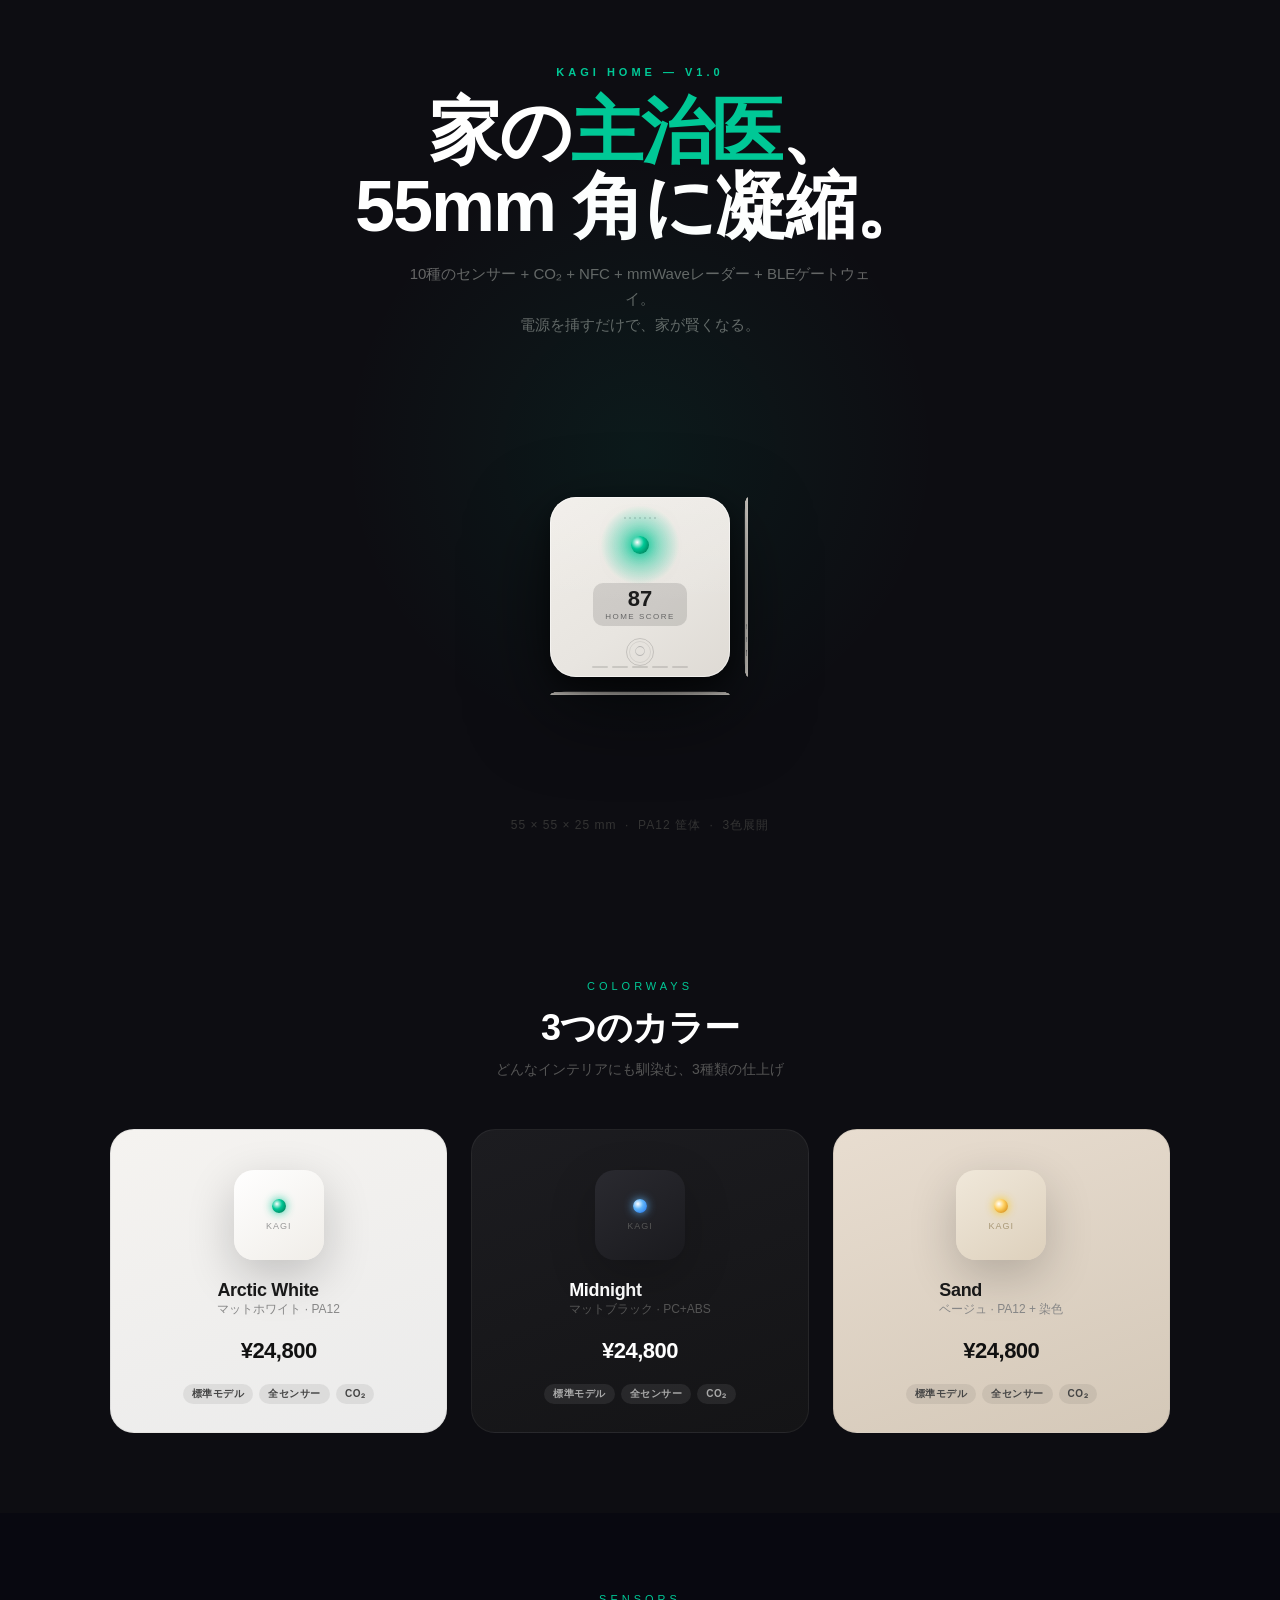
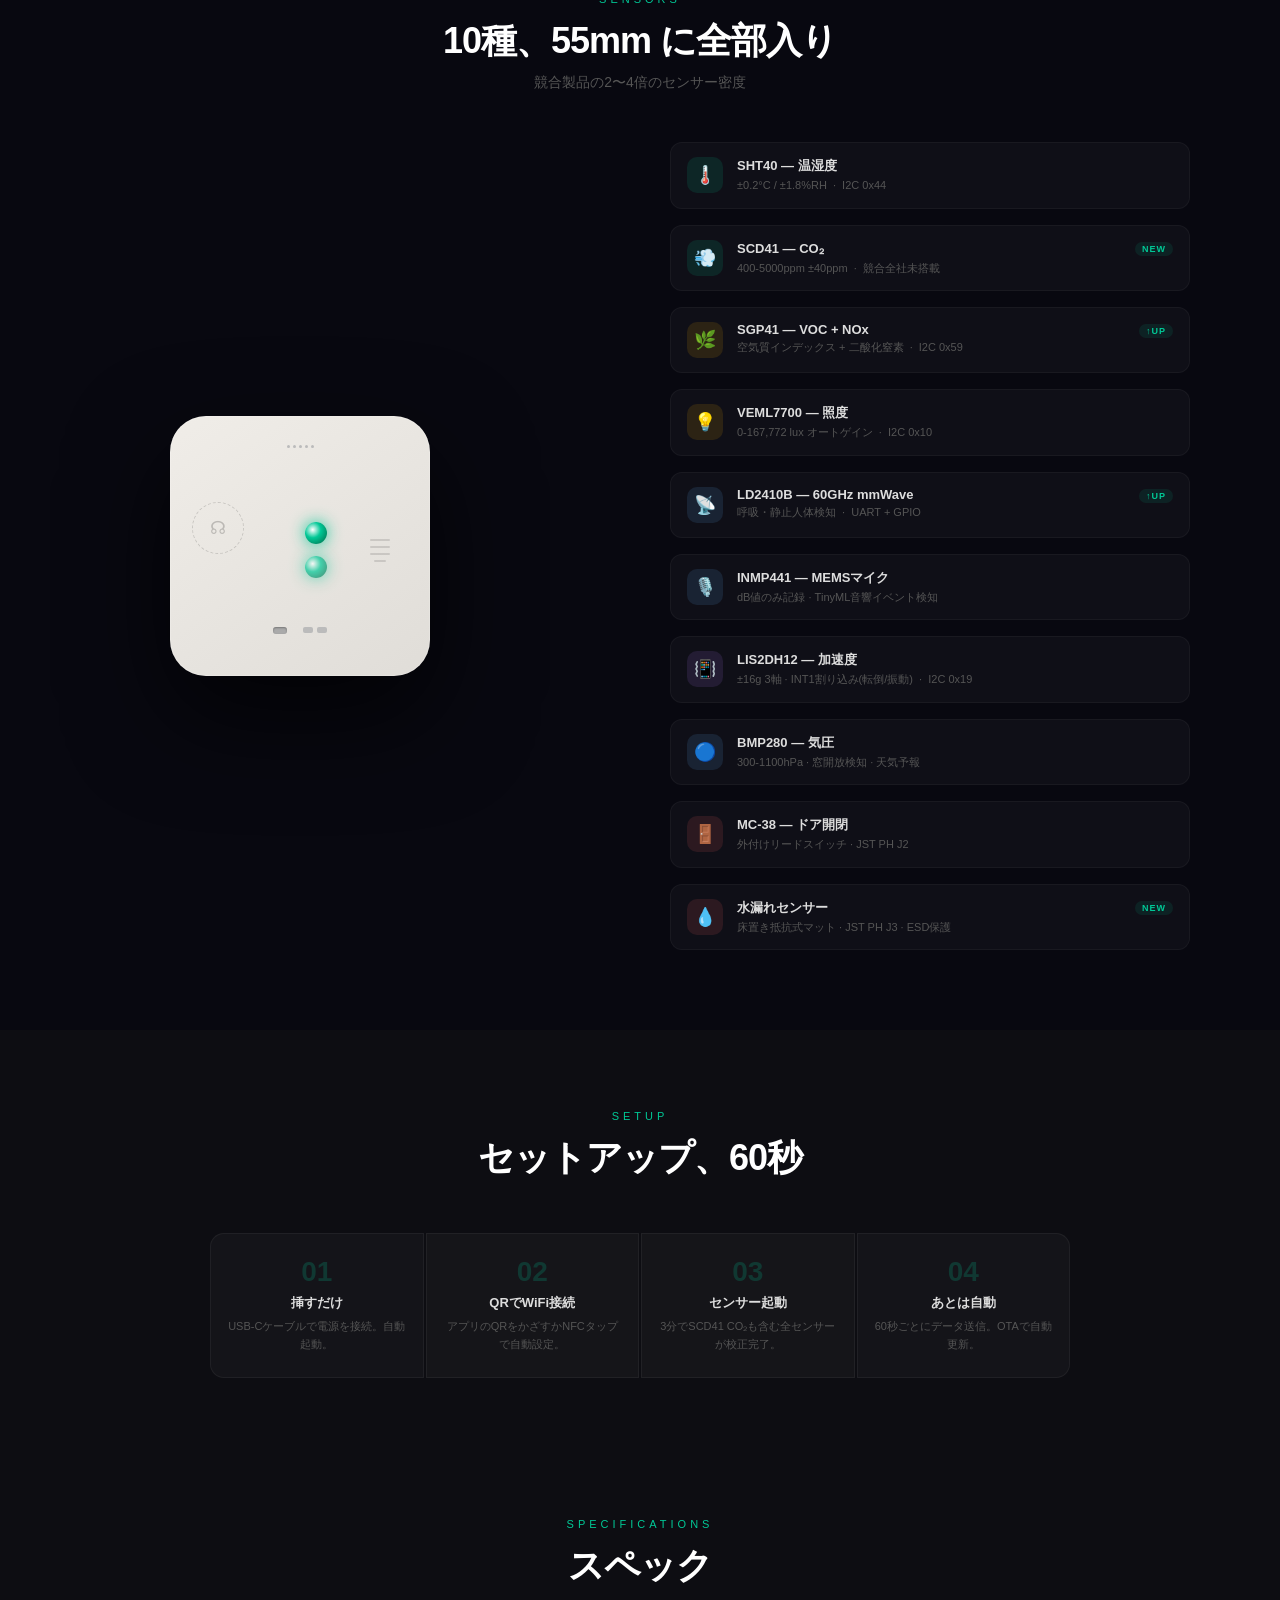
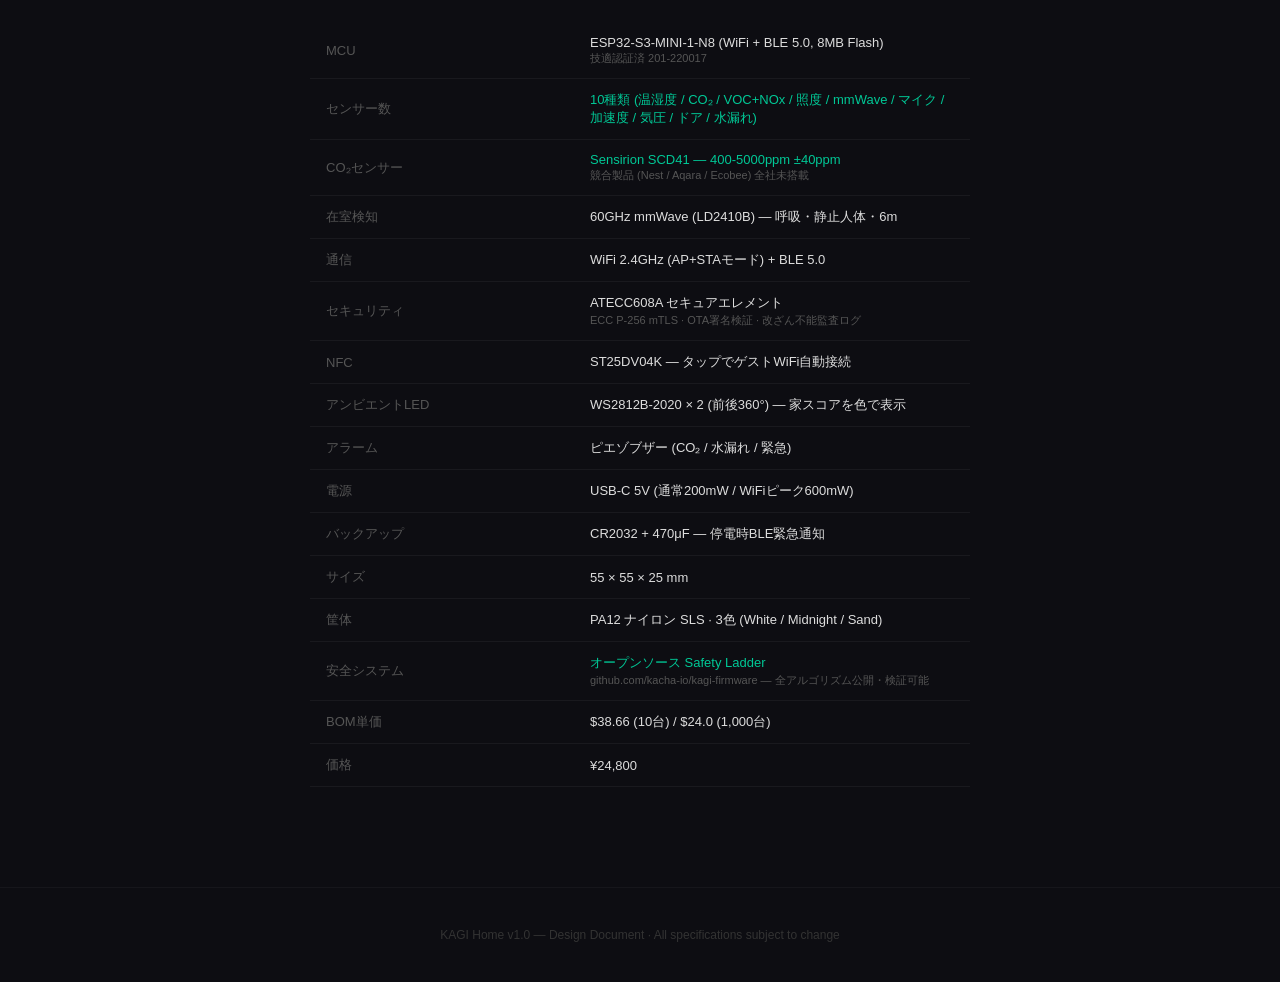
<file: hardware/kagi_visual.html>
<!DOCTYPE html>
<html lang="ja">
<head>
<meta charset="UTF-8">
<meta name="viewport" content="width=device-width, initial-scale=1.0">
<title>KAGI Home — Product Design</title>
<style>
* { box-sizing: border-box; margin: 0; padding: 0; }
body {
  background: #0d0d12;
  color: #fff;
  font-family: -apple-system, 'Helvetica Neue', sans-serif;
  overflow-x: hidden;
}

/* ===================== HERO ===================== */
.hero {
  min-height: 100vh;
  display: flex;
  flex-direction: column;
  align-items: center;
  justify-content: center;
  padding: 60px 20px;
  position: relative;
  overflow: hidden;
}
.hero::before {
  content: '';
  position: absolute;
  width: 600px; height: 600px;
  background: radial-gradient(circle, rgba(0,200,150,0.07) 0%, transparent 70%);
  top: 50%; left: 50%; transform: translate(-50%, -50%);
  pointer-events: none;
}
.hero-label {
  font-size: 11px;
  letter-spacing: 4px;
  color: #00c896;
  text-transform: uppercase;
  margin-bottom: 16px;
  font-weight: 600;
}
.hero-title {
  font-size: clamp(36px, 6vw, 72px);
  font-weight: 800;
  letter-spacing: -2px;
  text-align: center;
  line-height: 1.05;
  margin-bottom: 16px;
}
.hero-title span { color: #00c896; }
.hero-sub {
  color: #666;
  font-size: 15px;
  text-align: center;
  max-width: 480px;
  line-height: 1.7;
  margin-bottom: 60px;
}

/* ===================== DEVICE 3D CSS ===================== */
.device-stage {
  perspective: 1200px;
  margin: 0 auto 40px;
  width: 340px; height: 380px;
  display: flex;
  align-items: center;
  justify-content: center;
}
.device-wrap {
  transform-style: preserve-3d;
  animation: float 4s ease-in-out infinite;
  position: relative;
}
@keyframes float {
  0%, 100% { transform: rotateX(8deg) rotateY(-18deg) translateY(0px); }
  50%       { transform: rotateX(8deg) rotateY(-18deg) translateY(-12px); }
}

/* Front face */
.face {
  position: absolute;
  transform-style: preserve-3d;
}
.face-front {
  width: 180px; height: 180px;
  border-radius: 26px;
  background: linear-gradient(145deg, #f0ede8 0%, #e8e5e0 60%, #dedad4 100%);
  box-shadow:
    0 0 0 1px rgba(255,255,255,0.5) inset,
    0 30px 80px rgba(0,0,0,0.6),
    0 8px 20px rgba(0,0,0,0.4);
  position: relative;
  overflow: hidden;
  display: flex;
  flex-direction: column;
  align-items: center;
  justify-content: space-between;
  padding: 20px 18px;
}
.face-front::before {
  content: '';
  position: absolute;
  top: 0; left: 0; right: 0;
  height: 60%;
  background: linear-gradient(180deg, rgba(255,255,255,0.15) 0%, transparent 100%);
  border-radius: 26px 26px 0 0;
  pointer-events: none;
}

/* Top area — micro perforations for mic */
.mic-grille {
  display: flex;
  gap: 3px;
  opacity: 0.4;
}
.mic-dot { width: 2px; height: 2px; border-radius: 50%; background: #888; }

/* LED zone */
.led-zone {
  display: flex;
  flex-direction: column;
  align-items: center;
  gap: 12px;
  flex: 1;
  justify-content: center;
}
.led-orb-wrap {
  position: relative;
  width: 52px; height: 52px;
  display: flex; align-items: center; justify-content: center;
}
.led-glow {
  position: absolute;
  width: 80px; height: 80px;
  border-radius: 50%;
  background: radial-gradient(circle, rgba(0,200,150,0.7) 0%, transparent 70%);
  animation: breathe 3s ease-in-out infinite;
  pointer-events: none;
}
@keyframes breathe {
  0%, 100% { opacity: 0.5; transform: scale(0.85); }
  50%       { opacity: 1.0; transform: scale(1.15); }
}
.led-lens {
  width: 18px; height: 18px;
  border-radius: 50%;
  background: radial-gradient(circle at 35% 35%, #fff 0%, #00c896 40%, #006644 100%);
  box-shadow: 0 0 12px rgba(0,200,150,0.9), 0 0 30px rgba(0,200,150,0.5);
  animation: breathe 3s ease-in-out infinite;
  z-index: 1;
}
.score-badge {
  background: rgba(0,0,0,0.12);
  border-radius: 10px;
  padding: 5px 12px;
  text-align: center;
}
.score-num {
  font-size: 22px;
  font-weight: 800;
  color: #1a1a1a;
  line-height: 1;
}
.score-label {
  font-size: 8px;
  color: #666;
  letter-spacing: 1.5px;
  text-transform: uppercase;
  margin-top: 2px;
}

/* NFC ring */
.nfc-ring {
  width: 28px; height: 28px;
  border-radius: 50%;
  border: 1px solid rgba(0,0,0,0.15);
  display: flex; align-items: center; justify-content: center;
  position: relative;
}
.nfc-ring::after {
  content: '';
  position: absolute;
  width: 20px; height: 20px;
  border-radius: 50%;
  border: 1px solid rgba(0,0,0,0.08);
}
.nfc-icon { font-size: 10px; color: #999; opacity: 0.6; }

/* Bottom — vent slits */
.vent-row {
  display: flex;
  gap: 4px;
}
.vent-slit {
  width: 16px; height: 2px;
  border-radius: 1px;
  background: rgba(0,0,0,0.12);
}

/* Right face (side) */
.face-right {
  width: 36px; height: 180px;
  border-radius: 0 14px 14px 0;
  background: linear-gradient(90deg, #ccc8c2 0%, #b8b4ae 100%);
  position: absolute;
  left: 180px; top: 0;
  transform: rotateY(90deg) translateZ(18px) translateX(0px);
  transform-origin: left center;
  display: flex;
  flex-direction: column;
  align-items: center;
  justify-content: flex-end;
  padding-bottom: 20px;
  gap: 8px;
}
.usbc-port {
  width: 12px; height: 6px;
  border-radius: 3px;
  background: #888;
  box-shadow: inset 0 1px 2px rgba(0,0,0,0.5);
}
.jst-port {
  width: 10px; height: 5px;
  border-radius: 2px;
  background: #999;
  box-shadow: inset 0 1px 2px rgba(0,0,0,0.4);
}

/* Bottom face */
.face-bottom {
  width: 180px; height: 36px;
  border-radius: 0 0 14px 14px;
  background: linear-gradient(180deg, #ccc8c2 0%, #b0aca6 100%);
  position: absolute;
  top: 180px; left: 0;
  transform: rotateX(-90deg) translateZ(18px) translateY(0);
  transform-origin: top center;
}

/* Shadow on ground */
.shadow {
  position: absolute;
  width: 180px; height: 40px;
  background: radial-gradient(ellipse, rgba(0,0,0,0.4) 0%, transparent 70%);
  top: 230px; left: 0;
  transform: rotateX(-90deg) translateZ(-60px);
  transform-origin: top center;
  border-radius: 50%;
}

/* ===================== COLOR VARIANTS ===================== */
.variants-section {
  padding: 80px 20px;
  max-width: 1100px;
  margin: 0 auto;
}
.section-head {
  text-align: center;
  margin-bottom: 50px;
}
.section-eyebrow {
  font-size: 11px;
  letter-spacing: 4px;
  color: #00c896;
  text-transform: uppercase;
  margin-bottom: 12px;
}
.section-title {
  font-size: 36px;
  font-weight: 800;
  letter-spacing: -1px;
}
.section-sub {
  color: #555;
  font-size: 14px;
  margin-top: 8px;
}

.color-grid {
  display: grid;
  grid-template-columns: repeat(3, 1fr);
  gap: 24px;
}
.color-card {
  border-radius: 24px;
  padding: 40px 24px 28px;
  display: flex;
  flex-direction: column;
  align-items: center;
  gap: 20px;
  position: relative;
  overflow: hidden;
  transition: transform 0.3s ease;
}
.color-card:hover { transform: translateY(-6px); }

/* Arctic White */
.cc-white {
  background: linear-gradient(160deg, #f5f3f0 0%, #ebebeb 100%);
  border: 1px solid rgba(0,0,0,0.06);
}
/* Midnight */
.cc-dark {
  background: linear-gradient(160deg, #1c1c20 0%, #141416 100%);
  border: 1px solid rgba(255,255,255,0.06);
}
/* Sand */
.cc-sand {
  background: linear-gradient(160deg, #e8ddd0 0%, #d4c8b8 100%);
  border: 1px solid rgba(0,0,0,0.06);
}

.mini-device {
  width: 90px; height: 90px;
  border-radius: 20px;
  display: flex;
  flex-direction: column;
  align-items: center;
  justify-content: center;
  gap: 8px;
  position: relative;
  box-shadow: 0 16px 48px rgba(0,0,0,0.2);
}
.md-white { background: linear-gradient(145deg, #fff 0%, #f0ede8 100%); }
.md-dark  { background: linear-gradient(145deg, #2a2a30 0%, #1a1a1e 100%); }
.md-sand  { background: linear-gradient(145deg, #f0e8da 0%, #ddd0bc 100%); }

.mini-led {
  width: 14px; height: 14px;
  border-radius: 50%;
}
.ml-green {
  background: radial-gradient(circle at 35% 35%, #fff 0%, #00c896 40%, #006644 100%);
  box-shadow: 0 0 10px rgba(0,200,150,0.9);
  animation: breathe 3s ease-in-out infinite;
}
.ml-blue {
  background: radial-gradient(circle at 35% 35%, #fff 0%, #60b4f8 40%, #1a6ae8 100%);
  box-shadow: 0 0 10px rgba(96,180,248,0.9);
  animation: breathe 3s ease-in-out 0.5s infinite;
}
.ml-amber {
  background: radial-gradient(circle at 35% 35%, #fff 0%, #ffd060 40%, #c87800 100%);
  box-shadow: 0 0 10px rgba(255,200,0,0.9);
  animation: breathe 3s ease-in-out 1s infinite;
}

.cc-name { font-size: 18px; font-weight: 700; letter-spacing: -0.3px; }
.cc-white .cc-name, .cc-sand .cc-name { color: #1a1a1a; }
.cc-dark .cc-name { color: #fff; }
.cc-sub { font-size: 12px; }
.cc-white .cc-sub, .cc-sand .cc-sub { color: #888; }
.cc-dark .cc-sub { color: #555; }

.cc-price {
  font-size: 22px;
  font-weight: 800;
  letter-spacing: -0.5px;
}
.cc-white .cc-price, .cc-sand .cc-price { color: #111; }
.cc-dark .cc-price { color: #fff; }

.cc-chips {
  display: flex; flex-wrap: wrap; gap: 6px; justify-content: center;
}
.chip {
  font-size: 10px;
  font-weight: 600;
  letter-spacing: 0.5px;
  padding: 3px 9px;
  border-radius: 20px;
}
.cc-white .chip, .cc-sand .chip {
  background: rgba(0,0,0,0.07);
  color: #444;
}
.cc-dark .chip {
  background: rgba(255,255,255,0.08);
  color: #aaa;
}

/* ===================== EXPLODED VIEW ===================== */
.exploded-section {
  padding: 80px 20px;
  background: #080810;
}
.exploded-inner {
  max-width: 1100px;
  margin: 0 auto;
}
.exploded-grid {
  display: grid;
  grid-template-columns: 1fr 1fr;
  gap: 60px;
  align-items: center;
}
.sensor-map {
  position: relative;
  width: 100%;
  aspect-ratio: 1;
  max-width: 420px;
}
.device-face-flat {
  width: 260px; height: 260px;
  border-radius: 36px;
  background: linear-gradient(145deg, #f0ede8 0%, #e0ddd8 100%);
  position: absolute;
  top: 50%; left: 50%;
  transform: translate(-50%, -50%);
  box-shadow: 0 40px 100px rgba(0,0,0,0.7), 0 0 0 1px rgba(255,255,255,0.15) inset;
  display: grid;
  grid-template-areas:
    "mic  mic  mic"
    "nfc  led  vent"
    "bot  bot  bot";
  padding: 22px;
  gap: 8px;
}

/* Component spots on face */
.spot {
  border-radius: 8px;
  display: flex;
  align-items: center;
  justify-content: center;
  position: relative;
  cursor: default;
}
.spot-mic {
  grid-area: mic;
  height: 16px;
  display: flex;
  align-items: center;
  justify-content: center;
  gap: 3px;
}
.spot-nfc {
  grid-area: nfc;
  border-radius: 50%;
  width: 52px; height: 52px;
  border: 1.5px dashed rgba(0,0,0,0.15);
  font-size: 18px;
  display: flex; align-items: center; justify-content: center;
  color: rgba(0,0,0,0.2);
}
.spot-led {
  grid-area: led;
  display: flex;
  flex-direction: column;
  align-items: center;
  justify-content: center;
  gap: 12px;
}
.spot-vent {
  grid-area: vent;
  display: flex;
  flex-direction: column;
  gap: 5px;
  align-items: center;
  justify-content: center;
}
.vent-line { width: 20px; height: 2px; background: rgba(0,0,0,0.12); border-radius: 1px; }
.spot-bot {
  grid-area: bot;
  display: flex; justify-content: center; gap: 16px; align-items: center;
}

/* Callout lines */
.callout {
  position: absolute;
  display: flex;
  align-items: center;
  gap: 8px;
  white-space: nowrap;
}
.callout-line {
  height: 1px;
  background: linear-gradient(90deg, transparent, rgba(0,200,150,0.4));
  flex: 1;
  min-width: 20px;
}
.callout-text {
  font-size: 11px;
  font-weight: 600;
  color: #00c896;
  letter-spacing: 0.5px;
}
.callout-sub {
  font-size: 10px;
  color: #444;
  margin-top: 1px;
}

/* Sensor list on right */
.sensor-list { display: flex; flex-direction: column; gap: 16px; }
.sensor-row {
  display: flex;
  align-items: flex-start;
  gap: 14px;
  padding: 14px 16px;
  border-radius: 12px;
  background: rgba(255,255,255,0.03);
  border: 1px solid rgba(255,255,255,0.04);
  transition: background 0.2s;
}
.sensor-row:hover { background: rgba(0,200,150,0.05); }
.sensor-icon {
  width: 36px; height: 36px;
  border-radius: 10px;
  display: flex; align-items: center; justify-content: center;
  font-size: 18px;
  flex-shrink: 0;
}
.si-green { background: rgba(0,200,150,0.12); }
.si-blue  { background: rgba(96,180,248,0.12); }
.si-amber { background: rgba(255,180,0,0.12); }
.si-red   { background: rgba(255,100,100,0.12); }
.si-purple{ background: rgba(180,120,255,0.12); }
.sensor-info { flex: 1; }
.sensor-name {
  font-size: 13px;
  font-weight: 600;
  color: #ddd;
  margin-bottom: 2px;
}
.sensor-desc {
  font-size: 11px;
  color: #555;
  line-height: 1.5;
}
.sensor-new {
  font-size: 9px;
  font-weight: 700;
  letter-spacing: 1px;
  color: #00c896;
  background: rgba(0,200,150,0.1);
  padding: 2px 7px;
  border-radius: 10px;
  flex-shrink: 0;
  align-self: flex-start;
  margin-top: 2px;
}

/* ===================== LIFECYCLE ===================== */
.lifecycle-section {
  padding: 80px 20px;
  max-width: 900px;
  margin: 0 auto;
}
.lifecycle-flow {
  display: grid;
  grid-template-columns: repeat(4, 1fr);
  gap: 2px;
  margin-top: 40px;
}
.lf-step {
  background: rgba(255,255,255,0.03);
  border: 1px solid rgba(255,255,255,0.05);
  padding: 24px 16px;
  text-align: center;
  position: relative;
}
.lf-step:first-child { border-radius: 14px 0 0 14px; }
.lf-step:last-child  { border-radius: 0 14px 14px 0; }
.lf-num {
  font-size: 28px;
  font-weight: 900;
  color: rgba(0,200,150,0.2);
  line-height: 1;
  margin-bottom: 8px;
}
.lf-title { font-size: 13px; font-weight: 700; color: #ddd; margin-bottom: 6px; }
.lf-desc  { font-size: 11px; color: #555; line-height: 1.6; }

/* ===================== SPEC TABLE ===================== */
.spec-section {
  padding: 60px 20px 100px;
  max-width: 700px;
  margin: 0 auto;
}
.spec-table {
  width: 100%;
  border-collapse: collapse;
}
.spec-table tr { border-bottom: 1px solid rgba(255,255,255,0.05); }
.spec-table tr:hover td { background: rgba(255,255,255,0.02); }
.spec-table td {
  padding: 12px 16px;
  font-size: 13px;
}
.spec-table td:first-child { color: #555; width: 40%; }
.spec-table td:last-child  { color: #ddd; font-weight: 500; }
.spec-highlight { color: #00c896 !important; }

/* ===================== FOOTER ===================== */
.footer {
  text-align: center;
  padding: 40px;
  color: #333;
  font-size: 12px;
  border-top: 1px solid rgba(255,255,255,0.04);
}

/* ===================== RESPONSIVE ===================== */
@media (max-width: 700px) {
  .color-grid { grid-template-columns: 1fr; }
  .exploded-grid { grid-template-columns: 1fr; }
  .lifecycle-flow { grid-template-columns: 1fr 1fr; }
  .sensor-map { display: none; }
}
</style>
</head>
<body>

<!-- ========== HERO ========== -->
<section class="hero">
  <div class="hero-label">KAGI Home — v1.0</div>
  <h1 class="hero-title">家の<span>主治医</span>、<br>55mm 角に凝縮。</h1>
  <p class="hero-sub">10種のセンサー + CO₂ + NFC + mmWaveレーダー + BLEゲートウェイ。<br>電源を挿すだけで、家が賢くなる。</p>

  <!-- 3D CSS Device -->
  <div class="device-stage">
    <div class="device-wrap">
      <!-- Front -->
      <div class="face face-front">
        <!-- Mic grille top -->
        <div class="mic-grille">
          <div class="mic-dot"></div><div class="mic-dot"></div><div class="mic-dot"></div>
          <div class="mic-dot"></div><div class="mic-dot"></div><div class="mic-dot"></div>
          <div class="mic-dot"></div>
        </div>
        <!-- LED + score -->
        <div class="led-zone">
          <div class="led-orb-wrap">
            <div class="led-glow"></div>
            <div class="led-lens"></div>
          </div>
          <div class="score-badge">
            <div class="score-num">87</div>
            <div class="score-label">Home Score</div>
          </div>
          <!-- NFC ring (subtle) -->
          <div class="nfc-ring"><span class="nfc-icon">◯</span></div>
        </div>
        <!-- Vent bottom -->
        <div class="vent-row">
          <div class="vent-slit"></div><div class="vent-slit"></div><div class="vent-slit"></div>
          <div class="vent-slit"></div><div class="vent-slit"></div>
        </div>
      </div>
      <!-- Right side face -->
      <div class="face face-right">
        <div class="jst-port" title="Water leak"></div>
        <div class="jst-port" title="Door sensor"></div>
        <div class="usbc-port" title="USB-C"></div>
      </div>
      <!-- Bottom face -->
      <div class="face face-bottom"></div>
    </div>
  </div>

  <p style="color:#333; font-size:12px; letter-spacing:1px;">55 × 55 × 25 mm &nbsp;·&nbsp; PA12 筐体 &nbsp;·&nbsp; 3色展開</p>
</section>

<!-- ========== COLOR VARIANTS ========== -->
<section class="variants-section">
  <div class="section-head">
    <div class="section-eyebrow">Colorways</div>
    <h2 class="section-title">3つのカラー</h2>
    <p class="section-sub">どんなインテリアにも馴染む、3種類の仕上げ</p>
  </div>

  <div class="color-grid">
    <!-- Arctic White -->
    <div class="color-card cc-white">
      <div class="mini-device md-white">
        <div class="mini-led ml-green"></div>
        <div style="font-size:9px; color:#999; letter-spacing:1px;">KAGI</div>
      </div>
      <div>
        <div class="cc-name">Arctic White</div>
        <div class="cc-sub">マットホワイト · PA12</div>
      </div>
      <div class="cc-price">¥24,800</div>
      <div class="cc-chips">
        <span class="chip">標準モデル</span>
        <span class="chip">全センサー</span>
        <span class="chip">CO₂</span>
      </div>
    </div>

    <!-- Midnight -->
    <div class="color-card cc-dark">
      <div class="mini-device md-dark">
        <div class="mini-led ml-blue"></div>
        <div style="font-size:9px; color:#555; letter-spacing:1px;">KAGI</div>
      </div>
      <div>
        <div class="cc-name">Midnight</div>
        <div class="cc-sub">マットブラック · PC+ABS</div>
      </div>
      <div class="cc-price" style="color:#fff;">¥24,800</div>
      <div class="cc-chips">
        <span class="chip">標準モデル</span>
        <span class="chip">全センサー</span>
        <span class="chip">CO₂</span>
      </div>
    </div>

    <!-- Sand -->
    <div class="color-card cc-sand">
      <div class="mini-device md-sand">
        <div class="mini-led ml-amber"></div>
        <div style="font-size:9px; color:#aa9977; letter-spacing:1px;">KAGI</div>
      </div>
      <div>
        <div class="cc-name">Sand</div>
        <div class="cc-sub">ベージュ · PA12 + 染色</div>
      </div>
      <div class="cc-price">¥24,800</div>
      <div class="cc-chips">
        <span class="chip">標準モデル</span>
        <span class="chip">全センサー</span>
        <span class="chip">CO₂</span>
      </div>
    </div>
  </div>
</section>

<!-- ========== EXPLODED / SENSOR MAP ========== -->
<section class="exploded-section">
  <div class="exploded-inner">
    <div class="section-head" style="margin-bottom:50px;">
      <div class="section-eyebrow">Sensors</div>
      <h2 class="section-title">10種、55mm に全部入り</h2>
      <p class="section-sub">競合製品の2〜4倍のセンサー密度</p>
    </div>

    <div class="exploded-grid">
      <!-- Sensor map (flat device face with annotations) -->
      <div class="sensor-map">
        <div class="device-face-flat">
          <!-- Mic area -->
          <div class="spot spot-mic">
            <div class="mic-dot" style="width:3px;height:3px;background:#bbb;border-radius:50%;"></div>
            <div class="mic-dot" style="width:3px;height:3px;background:#bbb;border-radius:50%;"></div>
            <div class="mic-dot" style="width:3px;height:3px;background:#bbb;border-radius:50%;"></div>
            <div class="mic-dot" style="width:3px;height:3px;background:#bbb;border-radius:50%;"></div>
            <div class="mic-dot" style="width:3px;height:3px;background:#bbb;border-radius:50%;"></div>
          </div>
          <!-- NFC -->
          <div class="spot spot-nfc">☊</div>
          <!-- LED -->
          <div class="spot spot-led">
            <div style="width:22px;height:22px;border-radius:50%;background:radial-gradient(circle at 35% 35%,#fff,#00c896 40%,#006644);box-shadow:0 0 16px rgba(0,200,150,0.9);animation:breathe 3s ease-in-out infinite;"></div>
            <div style="width:22px;height:22px;border-radius:50%;background:radial-gradient(circle at 35% 35%,#fff,#00c896 40%,#006644);box-shadow:0 0 16px rgba(0,200,150,0.9);animation:breathe 3s ease-in-out 0.3s infinite;opacity:0.7;"></div>
          </div>
          <!-- Vent slits -->
          <div class="spot spot-vent">
            <div class="vent-line"></div>
            <div class="vent-line"></div>
            <div class="vent-line"></div>
            <div class="vent-line" style="width:12px;"></div>
          </div>
          <!-- Bottom -->
          <div class="spot spot-bot">
            <div style="width:14px;height:7px;border-radius:3px;background:#aaa;box-shadow:inset 0 1px 2px rgba(0,0,0,0.3);" title="USB-C"></div>
            <div style="display:flex;gap:4px;">
              <div style="width:10px;height:6px;border-radius:2px;background:#bbb;" title="JST"></div>
              <div style="width:10px;height:6px;border-radius:2px;background:#bbb;" title="JST"></div>
            </div>
          </div>
        </div>
      </div>

      <!-- Sensor list -->
      <div class="sensor-list">
        <div class="sensor-row">
          <div class="sensor-icon si-green">🌡️</div>
          <div class="sensor-info">
            <div class="sensor-name">SHT40 — 温湿度</div>
            <div class="sensor-desc">±0.2°C / ±1.8%RH &nbsp;·&nbsp; I2C 0x44</div>
          </div>
        </div>
        <div class="sensor-row">
          <div class="sensor-icon si-green">💨</div>
          <div class="sensor-info">
            <div class="sensor-name">SCD41 — CO₂</div>
            <div class="sensor-desc">400-5000ppm ±40ppm &nbsp;·&nbsp; 競合全社未搭載</div>
          </div>
          <div class="sensor-new">NEW</div>
        </div>
        <div class="sensor-row">
          <div class="sensor-icon si-amber">🌿</div>
          <div class="sensor-info">
            <div class="sensor-name">SGP41 — VOC + NOx</div>
            <div class="sensor-desc">空気質インデックス + 二酸化窒素 &nbsp;·&nbsp; I2C 0x59</div>
          </div>
          <div class="sensor-new">↑UP</div>
        </div>
        <div class="sensor-row">
          <div class="sensor-icon si-amber">💡</div>
          <div class="sensor-info">
            <div class="sensor-name">VEML7700 — 照度</div>
            <div class="sensor-desc">0-167,772 lux オートゲイン &nbsp;·&nbsp; I2C 0x10</div>
          </div>
        </div>
        <div class="sensor-row">
          <div class="sensor-icon si-blue">📡</div>
          <div class="sensor-info">
            <div class="sensor-name">LD2410B — 60GHz mmWave</div>
            <div class="sensor-desc">呼吸・静止人体検知 &nbsp;·&nbsp; UART + GPIO</div>
          </div>
          <div class="sensor-new">↑UP</div>
        </div>
        <div class="sensor-row">
          <div class="sensor-icon si-blue">🎙️</div>
          <div class="sensor-info">
            <div class="sensor-name">INMP441 — MEMSマイク</div>
            <div class="sensor-desc">dB値のみ記録 · TinyML音響イベント検知</div>
          </div>
        </div>
        <div class="sensor-row">
          <div class="sensor-icon si-purple">📳</div>
          <div class="sensor-info">
            <div class="sensor-name">LIS2DH12 — 加速度</div>
            <div class="sensor-desc">±16g 3軸 · INT1割り込み(転倒/振動) &nbsp;·&nbsp; I2C 0x19</div>
          </div>
        </div>
        <div class="sensor-row">
          <div class="sensor-icon si-blue">🔵</div>
          <div class="sensor-info">
            <div class="sensor-name">BMP280 — 気圧</div>
            <div class="sensor-desc">300-1100hPa · 窓開放検知 · 天気予報</div>
          </div>
        </div>
        <div class="sensor-row">
          <div class="sensor-icon si-red">🚪</div>
          <div class="sensor-info">
            <div class="sensor-name">MC-38 — ドア開閉</div>
            <div class="sensor-desc">外付けリードスイッチ · JST PH J2</div>
          </div>
        </div>
        <div class="sensor-row">
          <div class="sensor-icon si-red">💧</div>
          <div class="sensor-info">
            <div class="sensor-name">水漏れセンサー</div>
            <div class="sensor-desc">床置き抵抗式マット · JST PH J3 · ESD保護</div>
          </div>
          <div class="sensor-new">NEW</div>
        </div>
      </div>
    </div>
  </div>
</section>

<!-- ========== LIFECYCLE ========== -->
<section class="lifecycle-section">
  <div class="section-head">
    <div class="section-eyebrow">Setup</div>
    <h2 class="section-title">セットアップ、60秒</h2>
  </div>
  <div class="lifecycle-flow">
    <div class="lf-step">
      <div class="lf-num">01</div>
      <div class="lf-title">挿すだけ</div>
      <div class="lf-desc">USB-Cケーブルで電源を接続。自動起動。</div>
    </div>
    <div class="lf-step">
      <div class="lf-num">02</div>
      <div class="lf-title">QRでWiFi接続</div>
      <div class="lf-desc">アプリのQRをかざすかNFCタップで自動設定。</div>
    </div>
    <div class="lf-step">
      <div class="lf-num">03</div>
      <div class="lf-title">センサー起動</div>
      <div class="lf-desc">3分でSCD41 CO₂も含む全センサーが校正完了。</div>
    </div>
    <div class="lf-step">
      <div class="lf-num">04</div>
      <div class="lf-title">あとは自動</div>
      <div class="lf-desc">60秒ごとにデータ送信。OTAで自動更新。</div>
    </div>
  </div>
</section>

<!-- ========== SPEC ========== -->
<section class="spec-section">
  <div class="section-head" style="margin-bottom:32px;">
    <div class="section-eyebrow">Specifications</div>
    <h2 class="section-title">スペック</h2>
  </div>
  <table class="spec-table">
    <tr><td>MCU</td><td>ESP32-S3-MINI-1-N8 (WiFi + BLE 5.0, 8MB Flash)<br><span style="color:#555;font-size:11px;">技適認証済 201-220017</span></td></tr>
    <tr><td>センサー数</td><td class="spec-highlight">10種類 (温湿度 / CO₂ / VOC+NOx / 照度 / mmWave / マイク / 加速度 / 気圧 / ドア / 水漏れ)</td></tr>
    <tr><td>CO₂センサー</td><td class="spec-highlight">Sensirion SCD41 — 400-5000ppm ±40ppm<br><span style="color:#555;font-size:11px;">競合製品 (Nest / Aqara / Ecobee) 全社未搭載</span></td></tr>
    <tr><td>在室検知</td><td>60GHz mmWave (LD2410B) — 呼吸・静止人体・6m</td></tr>
    <tr><td>通信</td><td>WiFi 2.4GHz (AP+STAモード) + BLE 5.0</td></tr>
    <tr><td>セキュリティ</td><td>ATECC608A セキュアエレメント<br><span style="color:#555;font-size:11px;">ECC P-256 mTLS · OTA署名検証 · 改ざん不能監査ログ</span></td></tr>
    <tr><td>NFC</td><td>ST25DV04K — タップでゲストWiFi自動接続</td></tr>
    <tr><td>アンビエントLED</td><td>WS2812B-2020 × 2 (前後360°) — 家スコアを色で表示</td></tr>
    <tr><td>アラーム</td><td>ピエゾブザー (CO₂ / 水漏れ / 緊急)</td></tr>
    <tr><td>電源</td><td>USB-C 5V (通常200mW / WiFiピーク600mW)</td></tr>
    <tr><td>バックアップ</td><td>CR2032 + 470μF — 停電時BLE緊急通知</td></tr>
    <tr><td>サイズ</td><td>55 × 55 × 25 mm</td></tr>
    <tr><td>筐体</td><td>PA12 ナイロン SLS · 3色 (White / Midnight / Sand)</td></tr>
    <tr><td>安全システム</td><td class="spec-highlight">オープンソース Safety Ladder<br><span style="color:#555;font-size:11px;">github.com/kacha-io/kagi-firmware — 全アルゴリズム公開・検証可能</span></td></tr>
    <tr><td>BOM単価</td><td>$38.66 (10台) / $24.0 (1,000台)</td></tr>
    <tr><td>価格</td><td>¥24,800</td></tr>
  </table>
</section>

<div class="footer">KAGI Home v1.0 — Design Document · All specifications subject to change</div>

</body>
</html>
</file>
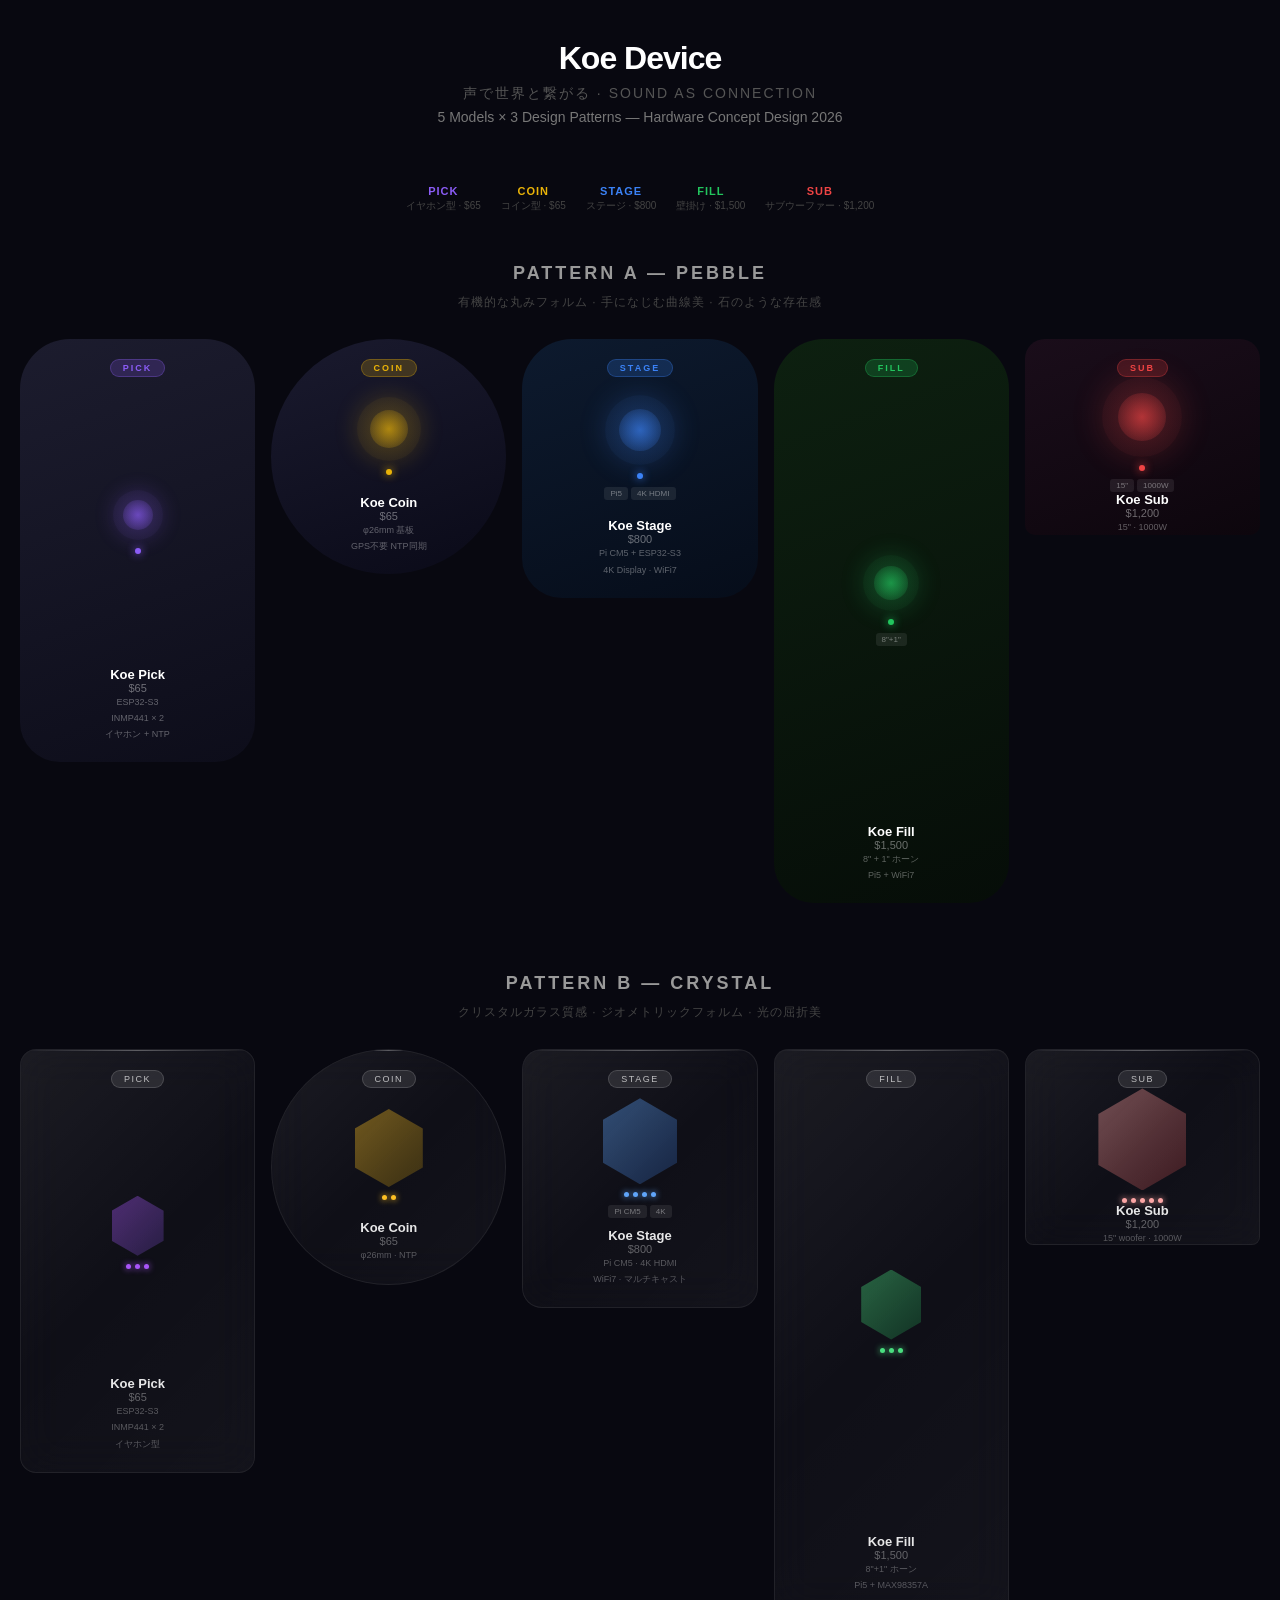
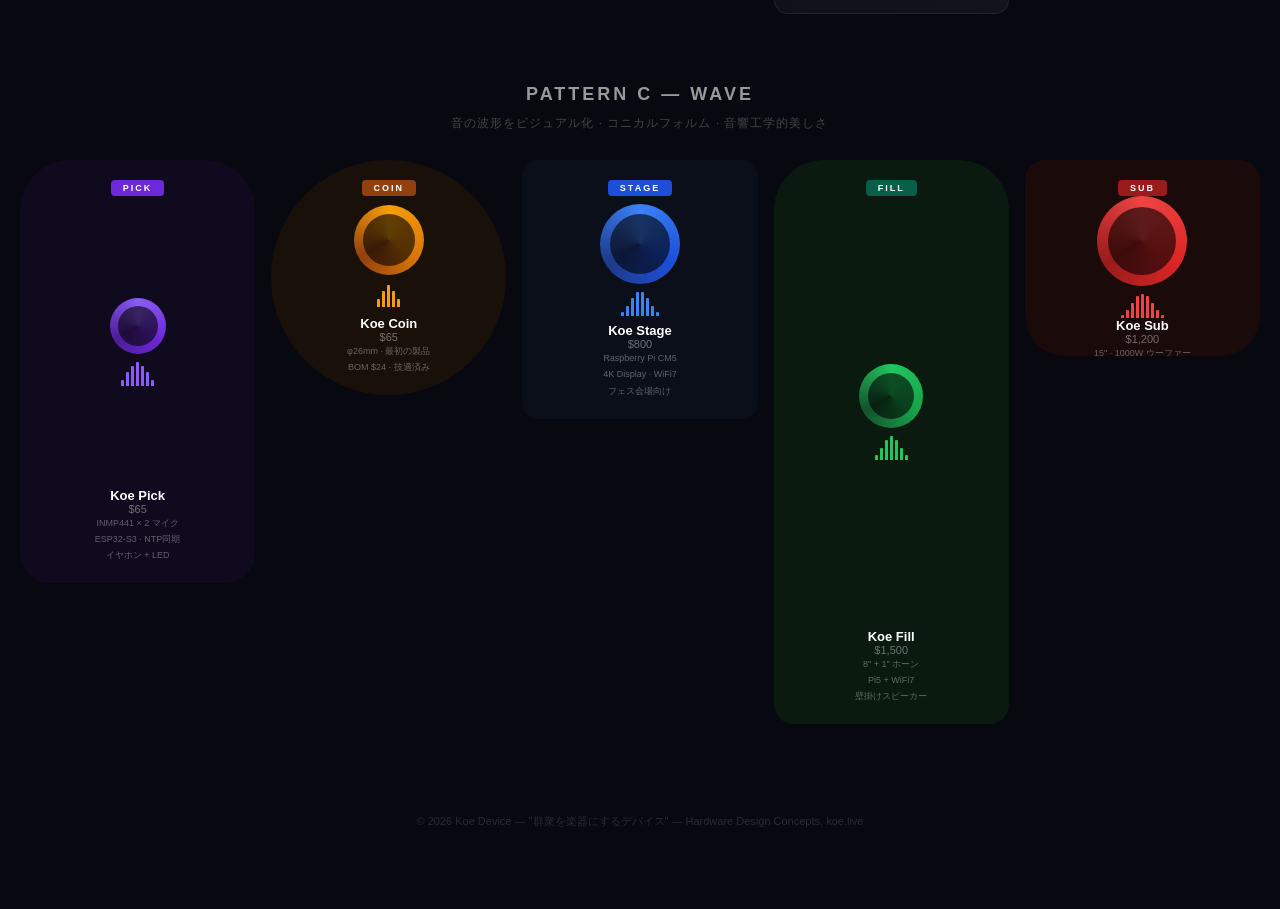
<file: hardware/koe_designs.html>
<!DOCTYPE html>
<html lang="ja">
<head>
<meta charset="UTF-8">
<meta name="viewport" content="width=device-width, initial-scale=1.0">
<title>Koe Device — 5 Models × 3 Design Patterns</title>
<style>
  * { box-sizing: border-box; margin: 0; padding: 0; }
  body { background: #080810; color: #fff; font-family: 'SF Pro Display', -apple-system, sans-serif; padding: 40px 20px; }
  h1 { text-align: center; font-size: 32px; font-weight: 700; margin-bottom: 8px; letter-spacing: -1px; }
  .tagline { text-align: center; color: #555; font-size: 14px; margin-bottom: 6px; letter-spacing: 2px; text-transform: uppercase; }
  .subtitle { text-align: center; color: #777; font-size: 14px; margin-bottom: 60px; }
  .section-title { font-size: 18px; font-weight: 600; color: #999; text-align: center; margin: 50px 0 10px; letter-spacing: 3px; text-transform: uppercase; }
  .pattern-label { font-size: 12px; color: #444; text-align: center; margin-bottom: 28px; letter-spacing: 1px; }
  .grid5 { display: grid; grid-template-columns: repeat(5, 1fr); gap: 16px; max-width: 1300px; margin: 0 auto 70px; }

  /* ===== PEBBLE PATTERN ===== */
  .peb {
    border-radius: 50px 50px 40px 40px;
    padding: 20px 14px;
    display: flex; flex-direction: column; align-items: center;
    justify-content: space-between; position: relative; overflow: hidden;
  }
  .peb.pick { background: linear-gradient(160deg, #1c1c2e, #0d0d1a); aspect-ratio: 1/1.8; }
  .peb.coin { background: linear-gradient(160deg, #1a1a2e, #0a0a18); aspect-ratio: 1/1; border-radius: 50%; }
  .peb.stage { background: linear-gradient(160deg, #0d1a2e, #060d1a); aspect-ratio: 2/2.2; }
  .peb.fill { background: linear-gradient(160deg, #0d2010, #060d08); aspect-ratio: 1/2.4; }
  .peb.sub { background: linear-gradient(160deg, #1a0d1a, #0d060d); aspect-ratio: 1.2/1; border-radius: 20px 20px 10px 10px; }

  .peb-badge {
    font-size: 9px; font-weight: 600; letter-spacing: 2px; text-transform: uppercase;
    padding: 3px 12px; border-radius: 20px; position: relative; z-index: 2;
  }
  .peb.pick .peb-badge { background: rgba(139,92,246,0.2); color: #8b5cf6; border: 1px solid rgba(139,92,246,0.3); }
  .peb.coin .peb-badge { background: rgba(234,179,8,0.2); color: #eab308; border: 1px solid rgba(234,179,8,0.3); }
  .peb.stage .peb-badge { background: rgba(59,130,246,0.2); color: #3b82f6; border: 1px solid rgba(59,130,246,0.3); }
  .peb.fill .peb-badge { background: rgba(34,197,94,0.2); color: #22c55e; border: 1px solid rgba(34,197,94,0.3); }
  .peb.sub .peb-badge { background: rgba(239,68,68,0.2); color: #ef4444; border: 1px solid rgba(239,68,68,0.3); }

  .peb-body { display: flex; flex-direction: column; align-items: center; gap: 8px; z-index: 2; }
  .peb-speaker {
    border-radius: 50%; display: grid; place-items: center;
    box-shadow: 0 0 0 2px rgba(255,255,255,0.06);
  }
  .peb.pick .peb-speaker { width: 50px; height: 50px; background: radial-gradient(circle, rgba(139,92,246,0.3), rgba(139,92,246,0.05)); box-shadow: 0 0 20px rgba(139,92,246,0.2); }
  .peb.coin .peb-speaker { width: 64px; height: 64px; background: radial-gradient(circle, rgba(234,179,8,0.3), rgba(234,179,8,0.05)); box-shadow: 0 0 24px rgba(234,179,8,0.2); }
  .peb.stage .peb-speaker { width: 70px; height: 70px; background: radial-gradient(circle, rgba(59,130,246,0.3), rgba(59,130,246,0.05)); box-shadow: 0 0 28px rgba(59,130,246,0.2); }
  .peb.fill .peb-speaker { width: 56px; height: 56px; background: radial-gradient(circle, rgba(34,197,94,0.3), rgba(34,197,94,0.05)); box-shadow: 0 0 24px rgba(34,197,94,0.2); }
  .peb.sub .peb-speaker { width: 80px; height: 80px; background: radial-gradient(circle, rgba(239,68,68,0.3), rgba(239,68,68,0.05)); box-shadow: 0 0 32px rgba(239,68,68,0.2); }

  .peb-inner { width: 60%; height: 60%; border-radius: 50%; }
  .peb.pick .peb-inner { background: radial-gradient(circle, rgba(139,92,246,0.6), transparent); }
  .peb.coin .peb-inner { background: radial-gradient(circle, rgba(234,179,8,0.6), transparent); }
  .peb.stage .peb-inner { background: radial-gradient(circle, rgba(59,130,246,0.6), transparent); }
  .peb.fill .peb-inner { background: radial-gradient(circle, rgba(34,197,94,0.6), transparent); }
  .peb.sub .peb-inner { background: radial-gradient(circle, rgba(239,68,68,0.6), transparent); }

  .peb-led { width: 6px; height: 6px; border-radius: 50%; }
  .peb.pick .peb-led { background: #8b5cf6; box-shadow: 0 0 8px #8b5cf6; }
  .peb.coin .peb-led { background: #eab308; box-shadow: 0 0 8px #eab308; }
  .peb.stage .peb-led { background: #3b82f6; box-shadow: 0 0 8px #3b82f6; }
  .peb.fill .peb-led { background: #22c55e; box-shadow: 0 0 8px #22c55e; }
  .peb.sub .peb-led { background: #ef4444; box-shadow: 0 0 8px #ef4444; }

  .peb-name { font-size: 13px; font-weight: 700; text-align: center; z-index: 2; }
  .peb-price { font-size: 11px; color: rgba(255,255,255,0.4); text-align: center; z-index: 2; }
  .peb-spec { font-size: 9px; color: rgba(255,255,255,0.35); text-align: center; line-height: 1.8; z-index: 2; }

  /* ===== CRYSTAL PATTERN ===== */
  .cry {
    background: rgba(255,255,255,0.03);
    border: 1px solid rgba(255,255,255,0.08);
    backdrop-filter: blur(20px);
    padding: 20px 14px;
    display: flex; flex-direction: column; align-items: center;
    justify-content: space-between; position: relative; overflow: hidden;
  }
  .cry.pick { border-radius: 16px; aspect-ratio: 1/1.8; }
  .cry.coin { border-radius: 50%; aspect-ratio: 1/1; }
  .cry.stage { border-radius: 20px; aspect-ratio: 2/2.2; }
  .cry.fill { border-radius: 14px; aspect-ratio: 1/2.4; }
  .cry.sub { border-radius: 16px 16px 8px 8px; aspect-ratio: 1.2/1; }

  .cry::before {
    content: ''; position: absolute; top: 0; left: 0; right: 0; bottom: 0;
    background: linear-gradient(135deg, rgba(255,255,255,0.05) 0%, transparent 50%, rgba(255,255,255,0.02) 100%);
    pointer-events: none;
  }
  .cry-accent {
    position: absolute; top: 0; left: 0; right: 0; height: 1px;
    background: linear-gradient(90deg, transparent, rgba(255,255,255,0.3), transparent);
  }
  .cry-badge {
    font-size: 9px; font-weight: 500; letter-spacing: 1.5px; text-transform: uppercase;
    padding: 3px 12px; border-radius: 20px; position: relative; z-index: 2;
    background: rgba(255,255,255,0.1); color: rgba(255,255,255,0.7);
    border: 1px solid rgba(255,255,255,0.15);
  }
  .cry-body { display: flex; flex-direction: column; align-items: center; gap: 8px; z-index: 2; }
  .cry-hex {
    clip-path: polygon(50% 0%, 100% 25%, 100% 75%, 50% 100%, 0% 75%, 0% 25%);
    display: grid; place-items: center;
  }
  .cry.pick .cry-hex { width: 52px; height: 60px; background: linear-gradient(135deg, rgba(168,85,247,0.4), rgba(139,92,246,0.2)); }
  .cry.coin .cry-hex { width: 68px; height: 78px; background: linear-gradient(135deg, rgba(251,191,36,0.4), rgba(234,179,8,0.2)); }
  .cry.stage .cry-hex { width: 74px; height: 86px; background: linear-gradient(135deg, rgba(96,165,250,0.4), rgba(59,130,246,0.2)); }
  .cry.fill .cry-hex { width: 60px; height: 70px; background: linear-gradient(135deg, rgba(74,222,128,0.4), rgba(34,197,94,0.2)); }
  .cry.sub .cry-hex { width: 88px; height: 102px; background: linear-gradient(135deg, rgba(252,165,165,0.4), rgba(239,68,68,0.2)); }

  .cry-led-row { display: flex; gap: 4px; }
  .cry-led { width: 5px; height: 5px; border-radius: 50%; background: rgba(255,255,255,0.6); }
  .cry.pick .cry-led { background: #a855f7; box-shadow: 0 0 6px #a855f7; }
  .cry.coin .cry-led { background: #fbbf24; box-shadow: 0 0 6px #fbbf24; }
  .cry.stage .cry-led { background: #60a5fa; box-shadow: 0 0 6px #60a5fa; }
  .cry.fill .cry-led { background: #4ade80; box-shadow: 0 0 6px #4ade80; }
  .cry.sub .cry-led { background: #fca5a5; box-shadow: 0 0 6px #fca5a5; }
  .cry-name { font-size: 13px; font-weight: 600; text-align: center; color: rgba(255,255,255,0.9); z-index: 2; }
  .cry-price { font-size: 11px; color: rgba(255,255,255,0.35); text-align: center; z-index: 2; }
  .cry-spec { font-size: 9px; color: rgba(255,255,255,0.3); text-align: center; line-height: 1.8; z-index: 2; }

  /* ===== WAVE PATTERN ===== */
  .wav {
    padding: 20px 14px;
    display: flex; flex-direction: column; align-items: center;
    justify-content: space-between; position: relative; overflow: hidden;
    border-radius: 20px;
  }
  .wav.pick { background: #0f0a1e; aspect-ratio: 1/1.8; border-radius: 50px 50px 30px 30px; }
  .wav.coin { background: #1a100a; aspect-ratio: 1/1; border-radius: 50%; }
  .wav.stage { background: #0a0f1a; aspect-ratio: 2/2.2; border-radius: 16px; }
  .wav.fill { background: #0a1a0f; aspect-ratio: 1/2.4; border-radius: 50px 50px 20px 20px; }
  .wav.sub { background: #1a0a0a; aspect-ratio: 1.2/1; border-radius: 20px 20px 40px 40px; }

  .wav-wave {
    position: absolute; bottom: 0; left: 0; right: 0; height: 60%;
    opacity: 0.12;
  }
  .wav-badge {
    font-size: 9px; font-weight: 600; letter-spacing: 2px; text-transform: uppercase;
    padding: 3px 12px; border-radius: 4px; position: relative; z-index: 2; color: #fff;
  }
  .wav.pick .wav-badge { background: #6d28d9; }
  .wav.coin .wav-badge { background: #92400e; }
  .wav.stage .wav-badge { background: #1d4ed8; }
  .wav.fill .wav-badge { background: #065f46; }
  .wav.sub .wav-badge { background: #991b1b; }

  .wav-body { display: flex; flex-direction: column; align-items: center; gap: 8px; z-index: 2; }
  .wav-circle {
    border-radius: 50%; display: grid; place-items: center; position: relative;
  }
  .wav.pick .wav-circle { width: 56px; height: 56px; background: conic-gradient(from 0deg, #8b5cf6, #6d28d9, #4c1d95, #8b5cf6); }
  .wav.coin .wav-circle { width: 70px; height: 70px; background: conic-gradient(from 0deg, #f59e0b, #d97706, #92400e, #f59e0b); }
  .wav.stage .wav-circle { width: 80px; height: 80px; background: conic-gradient(from 0deg, #3b82f6, #1d4ed8, #1e3a8a, #3b82f6); }
  .wav.fill .wav-circle { width: 64px; height: 64px; background: conic-gradient(from 0deg, #22c55e, #16a34a, #14532d, #22c55e); }
  .wav.sub .wav-circle { width: 90px; height: 90px; background: conic-gradient(from 0deg, #ef4444, #dc2626, #991b1b, #ef4444); }
  .wav-circle-inner { border-radius: 50%; background: rgba(0,0,0,0.6); }
  .wav.pick .wav-circle-inner { width: 40px; height: 40px; }
  .wav.coin .wav-circle-inner { width: 52px; height: 52px; }
  .wav.stage .wav-circle-inner { width: 60px; height: 60px; }
  .wav.fill .wav-circle-inner { width: 46px; height: 46px; }
  .wav.sub .wav-circle-inner { width: 68px; height: 68px; }

  .wav-eq { display: flex; gap: 2px; align-items: flex-end; height: 24px; }
  .wav-b { width: 3px; border-radius: 1px 1px 0 0; }
  .wav.pick .wav-b { background: #8b5cf6; }
  .wav.coin .wav-b { background: #f59e0b; }
  .wav.stage .wav-b { background: #3b82f6; }
  .wav.fill .wav-b { background: #22c55e; }
  .wav.sub .wav-b { background: #ef4444; }
  .wav-name { font-size: 13px; font-weight: 700; text-align: center; z-index: 2; }
  .wav-price { font-size: 11px; color: rgba(255,255,255,0.4); text-align: center; z-index: 2; }
  .wav-spec { font-size: 9px; color: rgba(255,255,255,0.35); text-align: center; line-height: 1.8; z-index: 2; }

  .model-info { display: flex; gap: 3px; flex-wrap: wrap; justify-content: center; z-index: 2; }
  .tag { font-size: 8px; padding: 2px 6px; border-radius: 3px; background: rgba(255,255,255,0.08); color: rgba(255,255,255,0.4); }
</style>
</head>
<body>

<h1>Koe Device</h1>
<p class="tagline">声で世界と繋がる · Sound as Connection</p>
<p class="subtitle">5 Models × 3 Design Patterns — Hardware Concept Design 2026</p>

<!-- model summary bar -->
<div style="display:flex;gap:20px;justify-content:center;margin-bottom:50px;flex-wrap:wrap">
  <div style="text-align:center">
    <div style="font-size:11px;color:#8b5cf6;font-weight:600;letter-spacing:1px">PICK</div>
    <div style="font-size:10px;color:#444;margin-top:2px">イヤホン型 · $65</div>
  </div>
  <div style="text-align:center">
    <div style="font-size:11px;color:#eab308;font-weight:600;letter-spacing:1px">COIN</div>
    <div style="font-size:10px;color:#444;margin-top:2px">コイン型 · $65</div>
  </div>
  <div style="text-align:center">
    <div style="font-size:11px;color:#3b82f6;font-weight:600;letter-spacing:1px">STAGE</div>
    <div style="font-size:10px;color:#444;margin-top:2px">ステージ · $800</div>
  </div>
  <div style="text-align:center">
    <div style="font-size:11px;color:#22c55e;font-weight:600;letter-spacing:1px">FILL</div>
    <div style="font-size:10px;color:#444;margin-top:2px">壁掛け · $1,500</div>
  </div>
  <div style="text-align:center">
    <div style="font-size:11px;color:#ef4444;font-weight:600;letter-spacing:1px">SUB</div>
    <div style="font-size:10px;color:#444;margin-top:2px">サブウーファー · $1,200</div>
  </div>
</div>

<!-- ===== PATTERN A: PEBBLE ===== -->
<div class="section-title">Pattern A — Pebble</div>
<div class="pattern-label">有機的な丸みフォルム · 手になじむ曲線美 · 石のような存在感</div>
<div class="grid5">
  <!-- Pick -->
  <div class="peb pick">
    <span class="peb-badge">PICK</span>
    <div class="peb-body">
      <div class="peb-speaker"><div class="peb-inner"></div></div>
      <div class="peb-led"></div>
    </div>
    <div>
      <div class="peb-name">Koe Pick</div>
      <div class="peb-price">$65</div>
      <div class="peb-spec">ESP32-S3<br>INMP441 × 2<br>イヤホン + NTP</div>
    </div>
  </div>
  <!-- Coin -->
  <div class="peb coin">
    <span class="peb-badge">COIN</span>
    <div class="peb-body">
      <div class="peb-speaker"><div class="peb-inner"></div></div>
      <div class="peb-led"></div>
    </div>
    <div>
      <div class="peb-name">Koe Coin</div>
      <div class="peb-price">$65</div>
      <div class="peb-spec">φ26mm 基板<br>GPS不要 NTP同期</div>
    </div>
  </div>
  <!-- Stage -->
  <div class="peb stage">
    <span class="peb-badge">STAGE</span>
    <div class="peb-body">
      <div class="peb-speaker"><div class="peb-inner"></div></div>
      <div class="peb-led"></div>
      <div class="model-info">
        <span class="tag">Pi5</span><span class="tag">4K HDMI</span>
      </div>
    </div>
    <div>
      <div class="peb-name">Koe Stage</div>
      <div class="peb-price">$800</div>
      <div class="peb-spec">Pi CM5 + ESP32-S3<br>4K Display · WiFi7</div>
    </div>
  </div>
  <!-- Fill -->
  <div class="peb fill">
    <span class="peb-badge">FILL</span>
    <div class="peb-body">
      <div class="peb-speaker"><div class="peb-inner"></div></div>
      <div class="peb-led"></div>
      <div class="model-info">
        <span class="tag">8"+1"</span>
      </div>
    </div>
    <div>
      <div class="peb-name">Koe Fill</div>
      <div class="peb-price">$1,500</div>
      <div class="peb-spec">8" + 1" ホーン<br>Pi5 + WiFi7</div>
    </div>
  </div>
  <!-- Sub -->
  <div class="peb sub">
    <span class="peb-badge">SUB</span>
    <div class="peb-body">
      <div class="peb-speaker"><div class="peb-inner"></div></div>
      <div class="peb-led"></div>
      <div class="model-info">
        <span class="tag">15"</span><span class="tag">1000W</span>
      </div>
    </div>
    <div>
      <div class="peb-name">Koe Sub</div>
      <div class="peb-price">$1,200</div>
      <div class="peb-spec">15" · 1000W<br>UDP P2P同期</div>
    </div>
  </div>
</div>

<!-- ===== PATTERN B: CRYSTAL ===== -->
<div class="section-title">Pattern B — Crystal</div>
<div class="pattern-label">クリスタルガラス質感 · ジオメトリックフォルム · 光の屈折美</div>
<div class="grid5">
  <div class="cry pick">
    <div class="cry-accent"></div>
    <span class="cry-badge">PICK</span>
    <div class="cry-body">
      <div class="cry-hex"></div>
      <div class="cry-led-row">
        <div class="cry-led"></div><div class="cry-led"></div><div class="cry-led"></div>
      </div>
    </div>
    <div>
      <div class="cry-name">Koe Pick</div>
      <div class="cry-price">$65</div>
      <div class="cry-spec">ESP32-S3<br>INMP441 × 2<br>イヤホン型</div>
    </div>
  </div>
  <div class="cry coin">
    <div class="cry-accent"></div>
    <span class="cry-badge">COIN</span>
    <div class="cry-body">
      <div class="cry-hex"></div>
      <div class="cry-led-row">
        <div class="cry-led"></div><div class="cry-led"></div>
      </div>
    </div>
    <div>
      <div class="cry-name">Koe Coin</div>
      <div class="cry-price">$65</div>
      <div class="cry-spec">φ26mm · NTP</div>
    </div>
  </div>
  <div class="cry stage">
    <div class="cry-accent"></div>
    <span class="cry-badge">STAGE</span>
    <div class="cry-body">
      <div class="cry-hex"></div>
      <div class="cry-led-row">
        <div class="cry-led"></div><div class="cry-led"></div><div class="cry-led"></div><div class="cry-led"></div>
      </div>
      <div class="model-info">
        <span class="tag">Pi CM5</span><span class="tag">4K</span>
      </div>
    </div>
    <div>
      <div class="cry-name">Koe Stage</div>
      <div class="cry-price">$800</div>
      <div class="cry-spec">Pi CM5 · 4K HDMI<br>WiFi7 · マルチキャスト</div>
    </div>
  </div>
  <div class="cry fill">
    <div class="cry-accent"></div>
    <span class="cry-badge">FILL</span>
    <div class="cry-body">
      <div class="cry-hex"></div>
      <div class="cry-led-row">
        <div class="cry-led"></div><div class="cry-led"></div><div class="cry-led"></div>
      </div>
    </div>
    <div>
      <div class="cry-name">Koe Fill</div>
      <div class="cry-price">$1,500</div>
      <div class="cry-spec">8"+1" ホーン<br>Pi5 + MAX98357A</div>
    </div>
  </div>
  <div class="cry sub">
    <div class="cry-accent"></div>
    <span class="cry-badge">SUB</span>
    <div class="cry-body">
      <div class="cry-hex"></div>
      <div class="cry-led-row">
        <div class="cry-led"></div><div class="cry-led"></div><div class="cry-led"></div><div class="cry-led"></div><div class="cry-led"></div>
      </div>
    </div>
    <div>
      <div class="cry-name">Koe Sub</div>
      <div class="cry-price">$1,200</div>
      <div class="cry-spec">15" woofer · 1000W<br>UDP 239.42.42.1:4242</div>
    </div>
  </div>
</div>

<!-- ===== PATTERN C: WAVE ===== -->
<div class="section-title">Pattern C — Wave</div>
<div class="pattern-label">音の波形をビジュアル化 · コニカルフォルム · 音響工学的美しさ</div>
<div class="grid5">
  <div class="wav pick">
    <span class="wav-badge">PICK</span>
    <div class="wav-body">
      <div class="wav-circle"><div class="wav-circle-inner"></div></div>
      <div class="wav-eq">
        <div class="wav-b" style="height:6px"></div>
        <div class="wav-b" style="height:14px"></div>
        <div class="wav-b" style="height:20px"></div>
        <div class="wav-b" style="height:24px"></div>
        <div class="wav-b" style="height:20px"></div>
        <div class="wav-b" style="height:14px"></div>
        <div class="wav-b" style="height:6px"></div>
      </div>
    </div>
    <div>
      <div class="wav-name">Koe Pick</div>
      <div class="wav-price">$65</div>
      <div class="wav-spec">INMP441 × 2 マイク<br>ESP32-S3 · NTP同期<br>イヤホン + LED</div>
    </div>
  </div>
  <div class="wav coin">
    <span class="wav-badge">COIN</span>
    <div class="wav-body">
      <div class="wav-circle"><div class="wav-circle-inner"></div></div>
      <div class="wav-eq">
        <div class="wav-b" style="height:8px"></div>
        <div class="wav-b" style="height:16px"></div>
        <div class="wav-b" style="height:22px"></div>
        <div class="wav-b" style="height:16px"></div>
        <div class="wav-b" style="height:8px"></div>
      </div>
    </div>
    <div>
      <div class="wav-name">Koe Coin</div>
      <div class="wav-price">$65</div>
      <div class="wav-spec">φ26mm · 最初の製品<br>BOM $24 · 技適済み</div>
    </div>
  </div>
  <div class="wav stage">
    <span class="wav-badge">STAGE</span>
    <div class="wav-body">
      <div class="wav-circle"><div class="wav-circle-inner"></div></div>
      <div class="wav-eq">
        <div class="wav-b" style="height:4px"></div>
        <div class="wav-b" style="height:10px"></div>
        <div class="wav-b" style="height:18px"></div>
        <div class="wav-b" style="height:24px"></div>
        <div class="wav-b" style="height:24px"></div>
        <div class="wav-b" style="height:18px"></div>
        <div class="wav-b" style="height:10px"></div>
        <div class="wav-b" style="height:4px"></div>
      </div>
    </div>
    <div>
      <div class="wav-name">Koe Stage</div>
      <div class="wav-price">$800</div>
      <div class="wav-spec">Raspberry Pi CM5<br>4K Display · WiFi7<br>フェス会場向け</div>
    </div>
  </div>
  <div class="wav fill">
    <span class="wav-badge">FILL</span>
    <div class="wav-body">
      <div class="wav-circle"><div class="wav-circle-inner"></div></div>
      <div class="wav-eq">
        <div class="wav-b" style="height:5px"></div>
        <div class="wav-b" style="height:12px"></div>
        <div class="wav-b" style="height:20px"></div>
        <div class="wav-b" style="height:24px"></div>
        <div class="wav-b" style="height:20px"></div>
        <div class="wav-b" style="height:12px"></div>
        <div class="wav-b" style="height:5px"></div>
      </div>
    </div>
    <div>
      <div class="wav-name">Koe Fill</div>
      <div class="wav-price">$1,500</div>
      <div class="wav-spec">8" + 1" ホーン<br>Pi5 + WiFi7<br>壁掛けスピーカー</div>
    </div>
  </div>
  <div class="wav sub">
    <span class="wav-badge">SUB</span>
    <div class="wav-body">
      <div class="wav-circle"><div class="wav-circle-inner"></div></div>
      <div class="wav-eq">
        <div class="wav-b" style="height:3px"></div>
        <div class="wav-b" style="height:8px"></div>
        <div class="wav-b" style="height:15px"></div>
        <div class="wav-b" style="height:22px"></div>
        <div class="wav-b" style="height:24px"></div>
        <div class="wav-b" style="height:22px"></div>
        <div class="wav-b" style="height:15px"></div>
        <div class="wav-b" style="height:8px"></div>
        <div class="wav-b" style="height:3px"></div>
      </div>
    </div>
    <div>
      <div class="wav-name">Koe Sub</div>
      <div class="wav-price">$1,200</div>
      <div class="wav-spec">15" · 1000W ウーファー<br>UDP P2P マルチキャスト<br>10K フェス対応</div>
    </div>
  </div>
</div>

<div style="text-align:center;color:#2a2a3a;font-size:11px;padding:20px 0 40px">
  © 2026 Koe Device — "群衆を楽器にするデバイス" — Hardware Design Concepts. koe.live
</div>
</body>
</html>
</file>
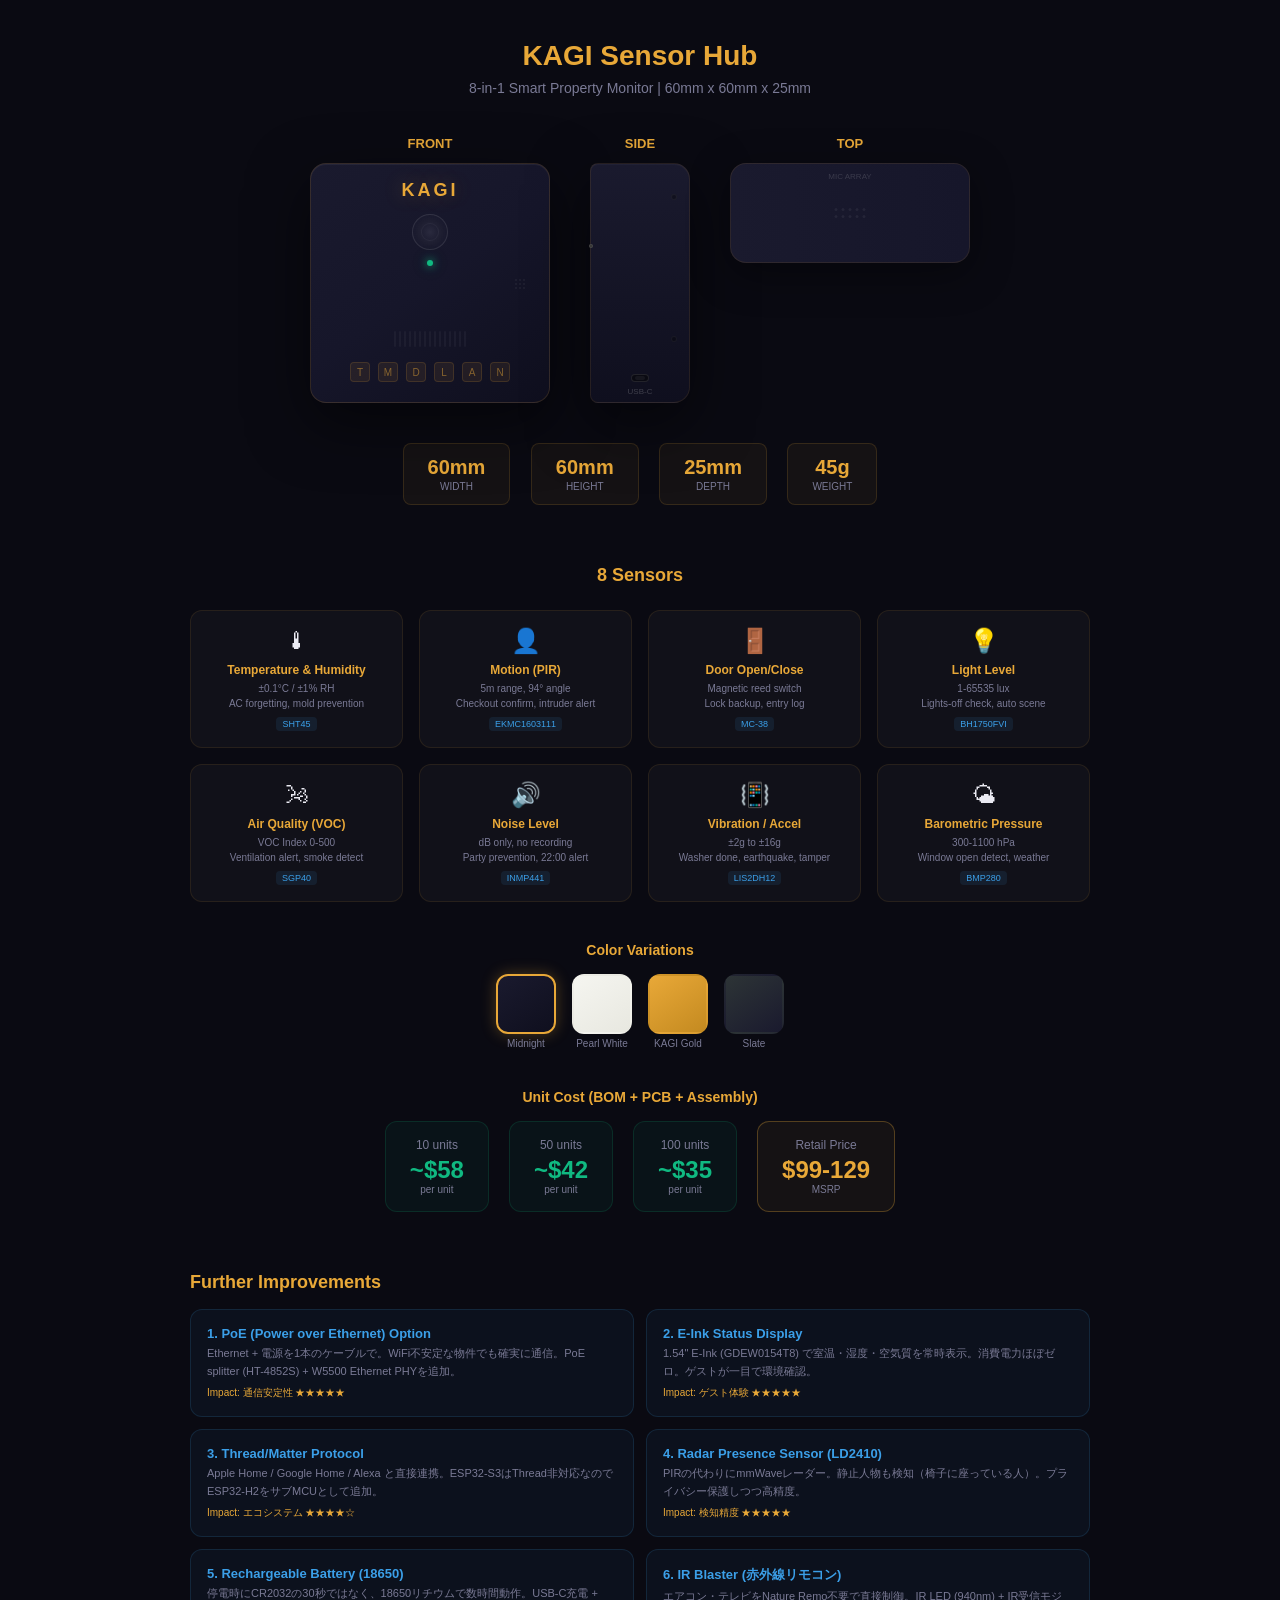
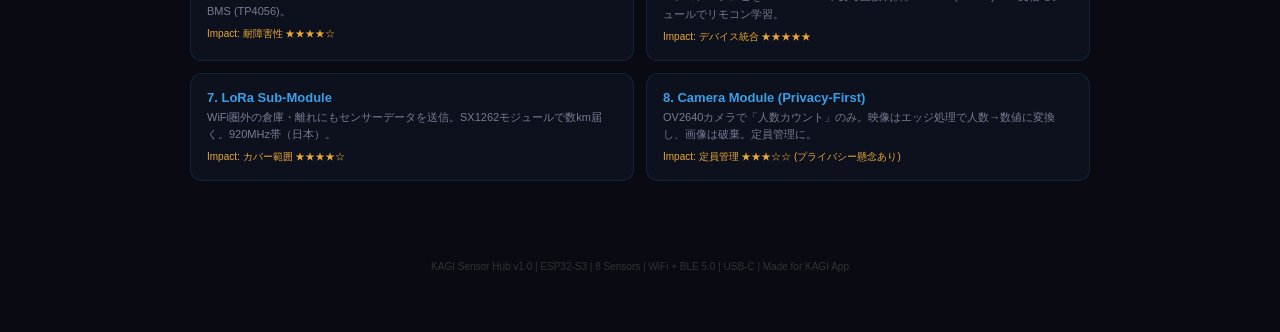
<file: hardware/preview.html>
<!DOCTYPE html>
<html lang="ja">
<head>
<meta charset="UTF-8">
<meta name="viewport" content="width=device-width,initial-scale=1">
<title>KAGI Sensor Hub - Design Preview</title>
<style>
* { margin:0; padding:0; box-sizing:border-box; }
body { background:#0a0a12; color:#eaeaf2; font-family:-apple-system,BlinkMacSystemFont,'Hiragino Sans',sans-serif; padding:40px; }
h1 { color:#E8A838; font-size:28px; text-align:center; margin-bottom:8px; }
.subtitle { text-align:center; color:#7a7a95; font-size:14px; margin-bottom:40px; }

.views { display:flex; gap:40px; justify-content:center; flex-wrap:wrap; }

/* 3D-ish device rendering */
.device-view { text-align:center; }
.device-label { color:#E8A838; font-size:13px; font-weight:600; margin-bottom:12px; }

/* Front view */
.device-front {
  width:240px; height:240px;
  background: linear-gradient(145deg, #1a1a2e 0%, #16162a 50%, #0f0f1e 100%);
  border-radius:16px;
  border: 1px solid rgba(232,168,56,0.15);
  position:relative;
  box-shadow: 0 20px 60px rgba(0,0,0,0.5), inset 0 1px 0 rgba(255,255,255,0.05);
  overflow:hidden;
}

/* Logo */
.logo {
  position:absolute; top:16px; left:50%; transform:translateX(-50%);
  font-size:18px; font-weight:800; letter-spacing:3px;
  color:#E8A838; text-shadow: 0 0 20px rgba(232,168,56,0.3);
}

/* PIR lens */
.pir-lens {
  position:absolute; top:50px; left:50%; transform:translateX(-50%);
  width:36px; height:36px; border-radius:50%;
  background: radial-gradient(circle, rgba(255,255,255,0.08) 0%, rgba(255,255,255,0.02) 60%, transparent 100%);
  border: 1px solid rgba(255,255,255,0.1);
}
.pir-inner {
  position:absolute; top:50%; left:50%; transform:translate(-50%,-50%);
  width:18px; height:18px; border-radius:50%;
  background: radial-gradient(circle, #2a2a3e, #1a1a2e);
  border: 1px solid rgba(255,255,255,0.05);
}

/* Status LED */
.status-led {
  position:absolute; top:96px; left:50%; transform:translateX(-50%);
  width:6px; height:6px; border-radius:50%;
  background:#10B981;
  box-shadow: 0 0 8px #10B981, 0 0 20px rgba(16,185,129,0.3);
  animation: pulse 2s ease-in-out infinite;
}
@keyframes pulse {
  0%,100% { opacity:1; box-shadow: 0 0 8px #10B981, 0 0 20px rgba(16,185,129,0.3); }
  50% { opacity:0.6; box-shadow: 0 0 4px #10B981; }
}

/* Ventilation grille */
.vent-area {
  position:absolute; bottom:55px; left:50%; transform:translateX(-50%);
  display:flex; gap:3px;
}
.vent-slot {
  width:2px; height:16px; border-radius:1px;
  background: rgba(255,255,255,0.04);
}

/* Mic hole */
.mic-holes {
  position:absolute; top:115px; right:24px;
  display:grid; grid-template-columns:repeat(3,1fr); gap:2px;
}
.mic-dot {
  width:2px; height:2px; border-radius:50%;
  background: rgba(255,255,255,0.06);
}

/* Sensor icons on device */
.sensor-icons {
  position:absolute; bottom:20px; left:50%; transform:translateX(-50%);
  display:flex; gap:8px;
}
.sensor-icon {
  width:20px; height:20px; border-radius:4px;
  background:rgba(232,168,56,0.08);
  border:1px solid rgba(232,168,56,0.15);
  display:flex; align-items:center; justify-content:center;
  font-size:10px; color:rgba(232,168,56,0.5);
}

/* Side view */
.device-side {
  width:100px; height:240px;
  background: linear-gradient(180deg, #1a1a2e 0%, #0f0f1e 100%);
  border-radius:8px 16px 16px 8px;
  border: 1px solid rgba(232,168,56,0.1);
  position:relative;
  box-shadow: 0 20px 60px rgba(0,0,0,0.5), inset 0 1px 0 rgba(255,255,255,0.03);
}

/* USB-C port on side */
.usbc-port {
  position:absolute; bottom:20px; left:50%; transform:translateX(-50%);
  width:18px; height:8px; border-radius:4px;
  background:#0a0a12;
  border:1px solid rgba(255,255,255,0.1);
}
.usbc-inner {
  position:absolute; top:50%; left:50%; transform:translate(-50%,-50%);
  width:10px; height:4px; border-radius:2px;
  background:rgba(255,255,255,0.05);
}

/* Wall mount holes */
.mount-hole {
  position:absolute; width:6px; height:6px; border-radius:50%;
  background:rgba(0,0,0,0.3); border:1px solid rgba(255,255,255,0.05);
}

/* Door sensor */
.door-sensor-cable {
  position:absolute; top:80px; left:-2px;
  width:4px; height:4px; border-radius:50%;
  background:#333;
  border:1px solid rgba(255,255,255,0.1);
}

/* Specs section */
.specs { margin-top:60px; max-width:900px; margin-left:auto; margin-right:auto; }
.spec-grid { display:grid; grid-template-columns:repeat(4,1fr); gap:16px; margin-top:24px; }
.spec-card {
  background:rgba(255,255,255,0.03);
  border:1px solid rgba(232,168,56,0.1);
  border-radius:12px; padding:16px; text-align:center;
}
.spec-icon { font-size:24px; margin-bottom:8px; }
.spec-name { font-size:12px; color:#E8A838; font-weight:600; margin-bottom:4px; }
.spec-detail { font-size:10px; color:#7a7a95; line-height:1.5; }
.spec-chip { font-size:9px; color:#3B9FE8; margin-top:6px; display:inline-block;
  padding:2px 6px; background:rgba(59,159,232,0.1); border-radius:4px; }

/* Dimensions */
.dims { margin-top:40px; text-align:center; }
.dim-box {
  display:inline-block; padding:12px 24px;
  background:rgba(232,168,56,0.05); border:1px solid rgba(232,168,56,0.15);
  border-radius:8px; margin:0 8px;
}
.dim-val { font-size:20px; font-weight:700; color:#E8A838; }
.dim-label { font-size:10px; color:#7a7a95; margin-top:2px; }

/* Color options */
.colors { margin-top:40px; text-align:center; }
.colors h3 { color:#E8A838; font-size:14px; margin-bottom:16px; }
.color-options { display:flex; gap:16px; justify-content:center; }
.color-opt {
  width:60px; height:60px; border-radius:12px; cursor:pointer;
  border:2px solid transparent; transition:all 0.3s;
}
.color-opt:hover { border-color:#E8A838; transform:scale(1.1); }
.color-opt.active { border-color:#E8A838; box-shadow:0 0 15px rgba(232,168,56,0.3); }
.color-name { font-size:10px; color:#7a7a95; margin-top:4px; }

/* BOM cost */
.cost { margin-top:40px; text-align:center; }
.cost-grid { display:flex; gap:20px; justify-content:center; margin-top:16px; }
.cost-card {
  background:rgba(16,185,129,0.05); border:1px solid rgba(16,185,129,0.15);
  border-radius:12px; padding:16px 24px; text-align:center;
}
.cost-qty { font-size:12px; color:#7a7a95; }
.cost-price { font-size:24px; font-weight:700; color:#10B981; margin-top:4px; }
.cost-unit { font-size:10px; color:#7a7a95; }

/* Improvements */
.improve { margin-top:60px; max-width:900px; margin-left:auto; margin-right:auto; }
.improve h2 { color:#E8A838; font-size:18px; margin-bottom:16px; }
.improve-grid { display:grid; grid-template-columns:repeat(2,1fr); gap:12px; }
.improve-card {
  background:rgba(59,159,232,0.05); border:1px solid rgba(59,159,232,0.15);
  border-radius:12px; padding:16px;
}
.improve-title { font-size:13px; font-weight:600; color:#3B9FE8; margin-bottom:4px; }
.improve-desc { font-size:11px; color:#7a7a95; line-height:1.6; }
.improve-impact { font-size:10px; color:#E8A838; margin-top:6px; }
</style>
</head>
<body>

<h1>KAGI Sensor Hub</h1>
<p class="subtitle">8-in-1 Smart Property Monitor | 60mm x 60mm x 25mm</p>

<div class="views">
  <!-- Front View -->
  <div class="device-view">
    <div class="device-label">FRONT</div>
    <div class="device-front">
      <div class="logo">KAGI</div>
      <div class="pir-lens"><div class="pir-inner"></div></div>
      <div class="status-led"></div>
      <div class="mic-holes">
        <div class="mic-dot"></div><div class="mic-dot"></div><div class="mic-dot"></div>
        <div class="mic-dot"></div><div class="mic-dot"></div><div class="mic-dot"></div>
        <div class="mic-dot"></div><div class="mic-dot"></div><div class="mic-dot"></div>
      </div>
      <div class="vent-area">
        <div class="vent-slot"></div><div class="vent-slot"></div><div class="vent-slot"></div>
        <div class="vent-slot"></div><div class="vent-slot"></div><div class="vent-slot"></div>
        <div class="vent-slot"></div><div class="vent-slot"></div><div class="vent-slot"></div>
        <div class="vent-slot"></div><div class="vent-slot"></div><div class="vent-slot"></div>
        <div class="vent-slot"></div><div class="vent-slot"></div><div class="vent-slot"></div>
      </div>
      <div class="sensor-icons">
        <div class="sensor-icon">T</div>
        <div class="sensor-icon">M</div>
        <div class="sensor-icon">D</div>
        <div class="sensor-icon">L</div>
        <div class="sensor-icon">A</div>
        <div class="sensor-icon">N</div>
      </div>
    </div>
  </div>

  <!-- Side View -->
  <div class="device-view">
    <div class="device-label">SIDE</div>
    <div class="device-side">
      <div class="mount-hole" style="top:30px;right:12px;"></div>
      <div class="mount-hole" style="bottom:60px;right:12px;"></div>
      <div class="door-sensor-cable"></div>
      <div class="usbc-port"><div class="usbc-inner"></div></div>
      <div style="position:absolute;bottom:6px;left:50%;transform:translateX(-50%);font-size:8px;color:rgba(255,255,255,0.2)">USB-C</div>
    </div>
  </div>

  <!-- Top View (showing mic holes) -->
  <div class="device-view">
    <div class="device-label">TOP</div>
    <div style="width:240px;height:100px;background:linear-gradient(90deg,#1a1a2e,#16162a);border-radius:16px;border:1px solid rgba(232,168,56,0.1);position:relative;box-shadow:0 10px 40px rgba(0,0,0,0.4);">
      <div style="position:absolute;top:50%;left:50%;transform:translate(-50%,-50%);display:grid;grid-template-columns:repeat(5,1fr);gap:4px;">
        <div class="mic-dot" style="width:3px;height:3px;"></div>
        <div class="mic-dot" style="width:3px;height:3px;"></div>
        <div class="mic-dot" style="width:3px;height:3px;"></div>
        <div class="mic-dot" style="width:3px;height:3px;"></div>
        <div class="mic-dot" style="width:3px;height:3px;"></div>
        <div class="mic-dot" style="width:3px;height:3px;"></div>
        <div class="mic-dot" style="width:3px;height:3px;"></div>
        <div class="mic-dot" style="width:3px;height:3px;"></div>
        <div class="mic-dot" style="width:3px;height:3px;"></div>
        <div class="mic-dot" style="width:3px;height:3px;"></div>
      </div>
      <div style="position:absolute;top:8px;left:50%;transform:translateX(-50%);font-size:8px;color:rgba(255,255,255,0.15);">MIC ARRAY</div>
    </div>
  </div>
</div>

<!-- Dimensions -->
<div class="dims">
  <div class="dim-box"><div class="dim-val">60mm</div><div class="dim-label">WIDTH</div></div>
  <div class="dim-box"><div class="dim-val">60mm</div><div class="dim-label">HEIGHT</div></div>
  <div class="dim-box"><div class="dim-val">25mm</div><div class="dim-label">DEPTH</div></div>
  <div class="dim-box"><div class="dim-val">45g</div><div class="dim-label">WEIGHT</div></div>
</div>

<!-- 8 Sensors -->
<div class="specs">
  <h2 style="color:#E8A838;font-size:18px;text-align:center;">8 Sensors</h2>
  <div class="spec-grid">
    <div class="spec-card">
      <div class="spec-icon">🌡</div>
      <div class="spec-name">Temperature & Humidity</div>
      <div class="spec-detail">±0.1°C / ±1% RH<br>AC forgetting, mold prevention</div>
      <div class="spec-chip">SHT45</div>
    </div>
    <div class="spec-card">
      <div class="spec-icon">👤</div>
      <div class="spec-name">Motion (PIR)</div>
      <div class="spec-detail">5m range, 94° angle<br>Checkout confirm, intruder alert</div>
      <div class="spec-chip">EKMC1603111</div>
    </div>
    <div class="spec-card">
      <div class="spec-icon">🚪</div>
      <div class="spec-name">Door Open/Close</div>
      <div class="spec-detail">Magnetic reed switch<br>Lock backup, entry log</div>
      <div class="spec-chip">MC-38</div>
    </div>
    <div class="spec-card">
      <div class="spec-icon">💡</div>
      <div class="spec-name">Light Level</div>
      <div class="spec-detail">1-65535 lux<br>Lights-off check, auto scene</div>
      <div class="spec-chip">BH1750FVI</div>
    </div>
    <div class="spec-card">
      <div class="spec-icon">🌬</div>
      <div class="spec-name">Air Quality (VOC)</div>
      <div class="spec-detail">VOC Index 0-500<br>Ventilation alert, smoke detect</div>
      <div class="spec-chip">SGP40</div>
    </div>
    <div class="spec-card">
      <div class="spec-icon">🔊</div>
      <div class="spec-name">Noise Level</div>
      <div class="spec-detail">dB only, no recording<br>Party prevention, 22:00 alert</div>
      <div class="spec-chip">INMP441</div>
    </div>
    <div class="spec-card">
      <div class="spec-icon">📳</div>
      <div class="spec-name">Vibration / Accel</div>
      <div class="spec-detail">±2g to ±16g<br>Washer done, earthquake, tamper</div>
      <div class="spec-chip">LIS2DH12</div>
    </div>
    <div class="spec-card">
      <div class="spec-icon">🌤</div>
      <div class="spec-name">Barometric Pressure</div>
      <div class="spec-detail">300-1100 hPa<br>Window open detect, weather</div>
      <div class="spec-chip">BMP280</div>
    </div>
  </div>
</div>

<!-- Color Options -->
<div class="colors">
  <h3>Color Variations</h3>
  <div class="color-options">
    <div>
      <div class="color-opt active" style="background:linear-gradient(145deg,#1a1a2e,#0f0f1e);"></div>
      <div class="color-name">Midnight</div>
    </div>
    <div>
      <div class="color-opt" style="background:linear-gradient(145deg,#f5f5f0,#e8e8e0);"></div>
      <div class="color-name">Pearl White</div>
    </div>
    <div>
      <div class="color-opt" style="background:linear-gradient(145deg,#E8A838,#c48a20);"></div>
      <div class="color-name">KAGI Gold</div>
    </div>
    <div>
      <div class="color-opt" style="background:linear-gradient(145deg,#2d3436,#1a1a2e);"></div>
      <div class="color-name">Slate</div>
    </div>
  </div>
</div>

<!-- Cost -->
<div class="cost">
  <h3 style="color:#E8A838;font-size:14px;">Unit Cost (BOM + PCB + Assembly)</h3>
  <div class="cost-grid">
    <div class="cost-card">
      <div class="cost-qty">10 units</div>
      <div class="cost-price">~$58</div>
      <div class="cost-unit">per unit</div>
    </div>
    <div class="cost-card">
      <div class="cost-qty">50 units</div>
      <div class="cost-price">~$42</div>
      <div class="cost-unit">per unit</div>
    </div>
    <div class="cost-card">
      <div class="cost-qty">100 units</div>
      <div class="cost-price">~$35</div>
      <div class="cost-unit">per unit</div>
    </div>
    <div class="cost-card" style="border-color:rgba(232,168,56,0.3);background:rgba(232,168,56,0.05);">
      <div class="cost-qty">Retail Price</div>
      <div class="cost-price" style="color:#E8A838;">$99-129</div>
      <div class="cost-unit">MSRP</div>
    </div>
  </div>
</div>

<!-- Improvements -->
<div class="improve">
  <h2>Further Improvements</h2>
  <div class="improve-grid">
    <div class="improve-card">
      <div class="improve-title">1. PoE (Power over Ethernet) Option</div>
      <div class="improve-desc">Ethernet + 電源を1本のケーブルで。WiFi不安定な物件でも確実に通信。PoE splitter (HT-4852S) + W5500 Ethernet PHYを追加。</div>
      <div class="improve-impact">Impact: 通信安定性 ★★★★★</div>
    </div>
    <div class="improve-card">
      <div class="improve-title">2. E-Ink Status Display</div>
      <div class="improve-desc">1.54" E-Ink (GDEW0154T8) で室温・湿度・空気質を常時表示。消費電力ほぼゼロ。ゲストが一目で環境確認。</div>
      <div class="improve-impact">Impact: ゲスト体験 ★★★★★</div>
    </div>
    <div class="improve-card">
      <div class="improve-title">3. Thread/Matter Protocol</div>
      <div class="improve-desc">Apple Home / Google Home / Alexa と直接連携。ESP32-S3はThread非対応なのでESP32-H2をサブMCUとして追加。</div>
      <div class="improve-impact">Impact: エコシステム ★★★★☆</div>
    </div>
    <div class="improve-card">
      <div class="improve-title">4. Radar Presence Sensor (LD2410)</div>
      <div class="improve-desc">PIRの代わりにmmWaveレーダー。静止人物も検知（椅子に座っている人）。プライバシー保護しつつ高精度。</div>
      <div class="improve-impact">Impact: 検知精度 ★★★★★</div>
    </div>
    <div class="improve-card">
      <div class="improve-title">5. Rechargeable Battery (18650)</div>
      <div class="improve-desc">停電時にCR2032の30秒ではなく、18650リチウムで数時間動作。USB-C充電 + BMS (TP4056)。</div>
      <div class="improve-impact">Impact: 耐障害性 ★★★★☆</div>
    </div>
    <div class="improve-card">
      <div class="improve-title">6. IR Blaster (赤外線リモコン)</div>
      <div class="improve-desc">エアコン・テレビをNature Remo不要で直接制御。IR LED (940nm) + IR受信モジュールでリモコン学習。</div>
      <div class="improve-impact">Impact: デバイス統合 ★★★★★</div>
    </div>
    <div class="improve-card">
      <div class="improve-title">7. LoRa Sub-Module</div>
      <div class="improve-desc">WiFi圏外の倉庫・離れにもセンサーデータを送信。SX1262モジュールで数km届く。920MHz帯（日本）。</div>
      <div class="improve-impact">Impact: カバー範囲 ★★★★☆</div>
    </div>
    <div class="improve-card">
      <div class="improve-title">8. Camera Module (Privacy-First)</div>
      <div class="improve-desc">OV2640カメラで「人数カウント」のみ。映像はエッジ処理で人数→数値に変換し、画像は破棄。定員管理に。</div>
      <div class="improve-impact">Impact: 定員管理 ★★★☆☆ (プライバシー懸念あり)</div>
    </div>
  </div>
</div>

<div style="text-align:center;margin-top:60px;padding:20px;color:#333;font-size:10px;">
  KAGI Sensor Hub v1.0 | ESP32-S3 | 8 Sensors | WiFi + BLE 5.0 | USB-C | Made for KAGI App
</div>

</body>
</html>
</file>
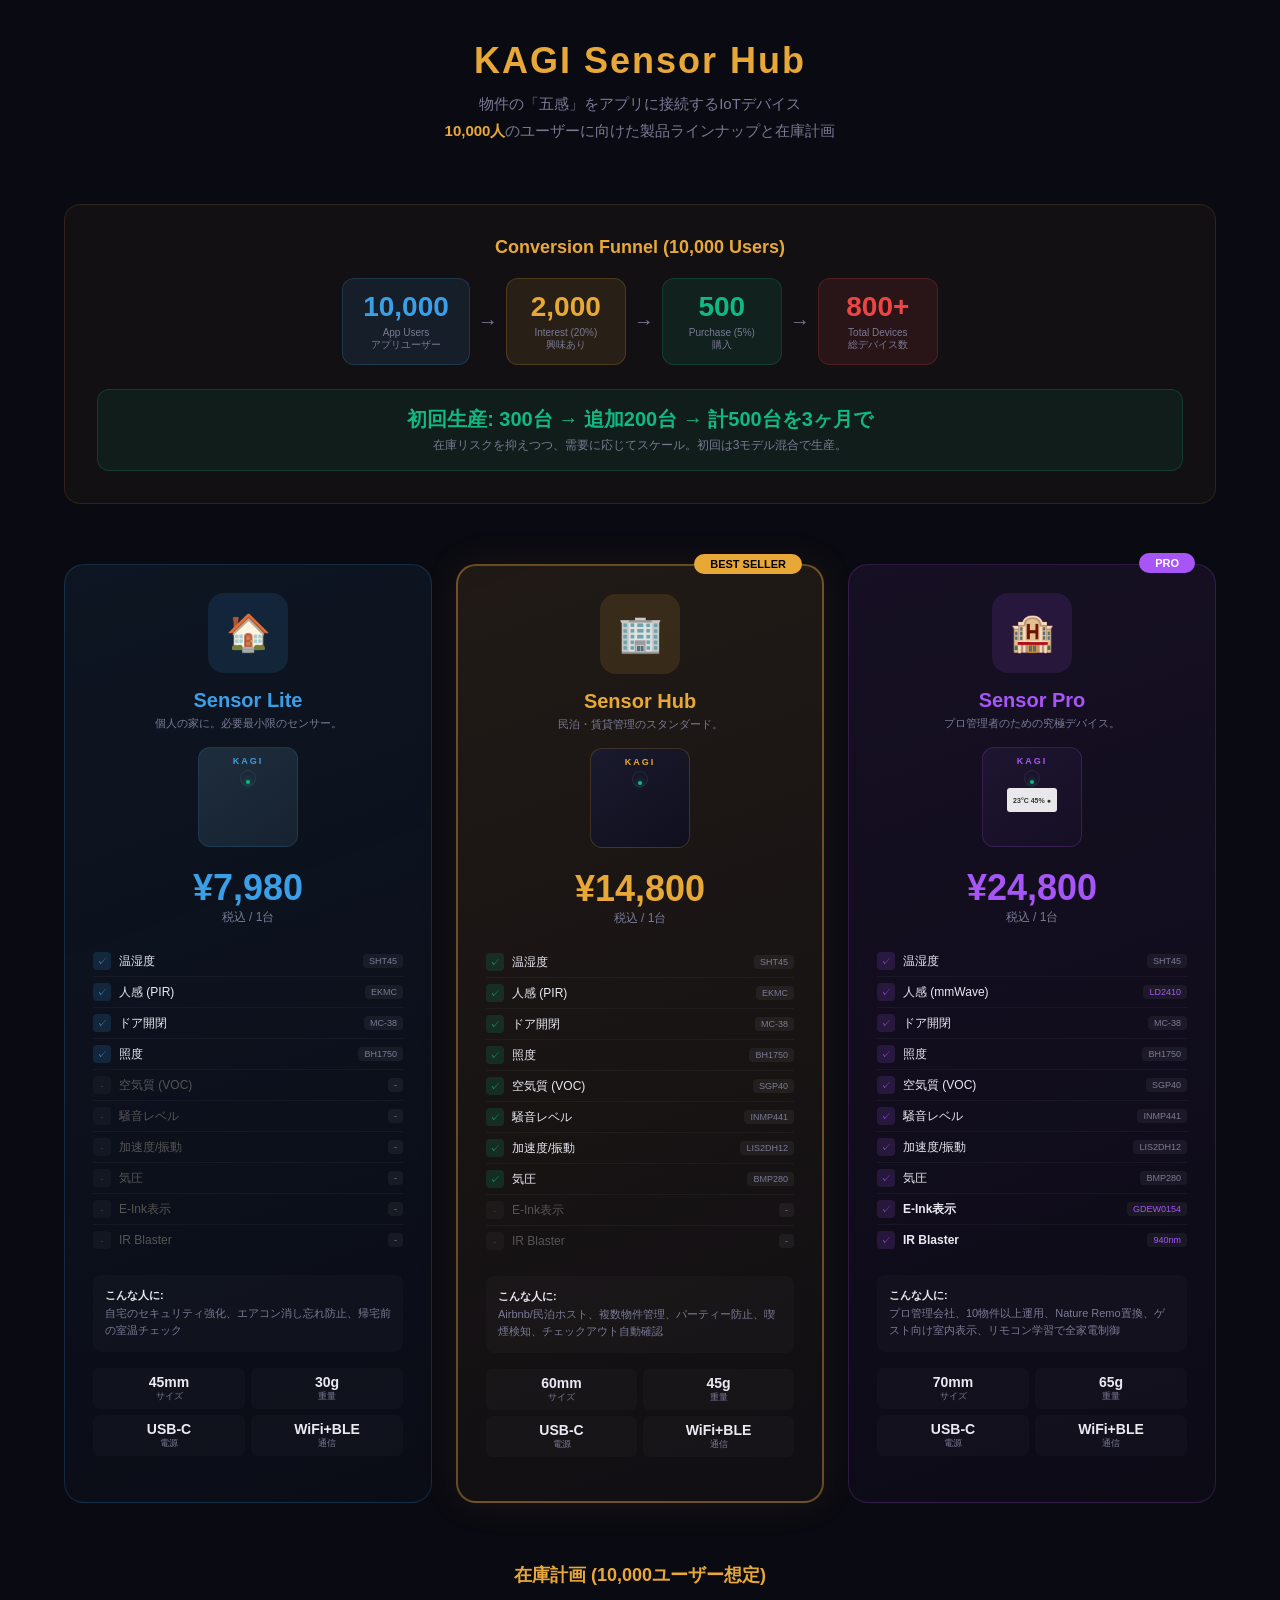
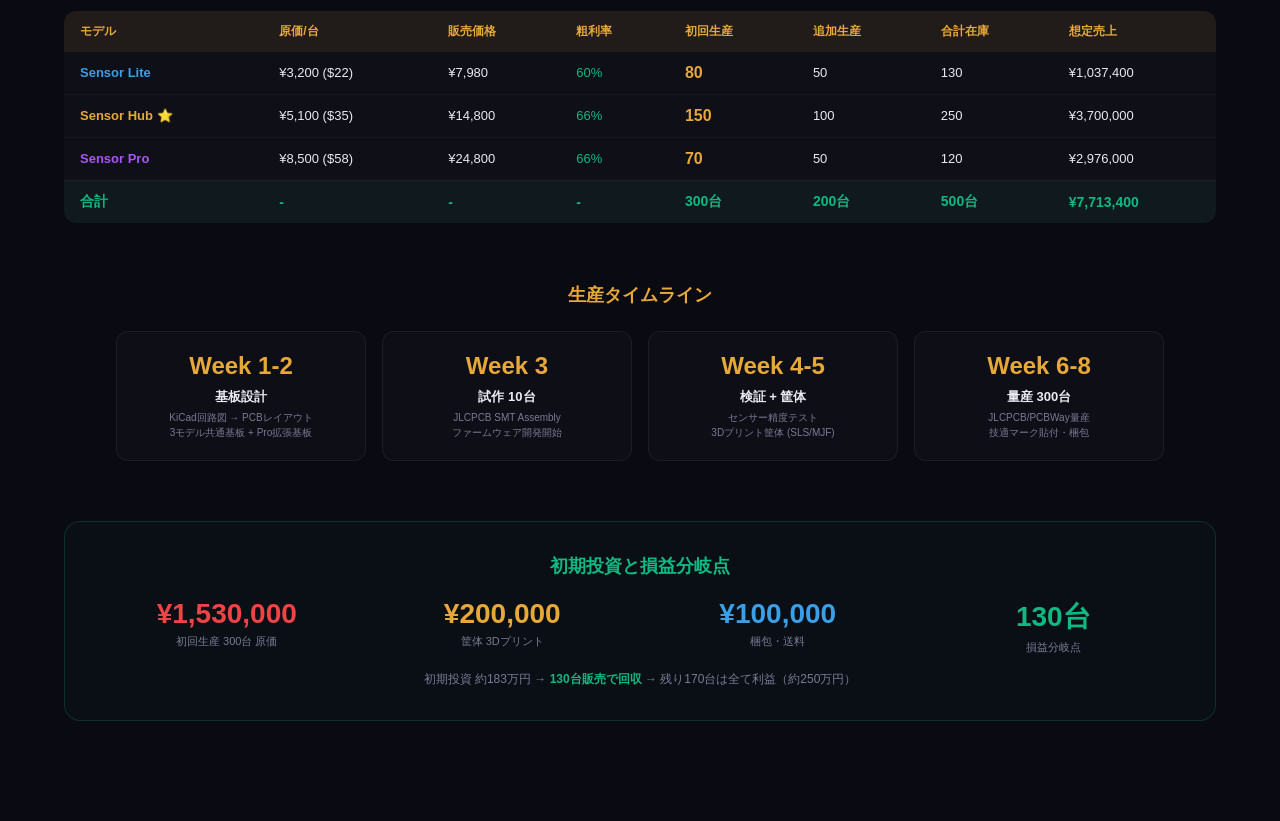
<file: hardware/product_lineup.html>
<!DOCTYPE html>
<html lang="ja">
<head>
<meta charset="UTF-8">
<meta name="viewport" content="width=device-width,initial-scale=1">
<title>KAGI Sensor Hub - Product Lineup</title>
<style>
*{margin:0;padding:0;box-sizing:border-box}
body{background:#0a0a12;color:#eaeaf2;font-family:-apple-system,BlinkMacSystemFont,'Hiragino Sans',sans-serif}
.page{max-width:1200px;margin:0 auto;padding:40px 24px}

/* Header */
.header{text-align:center;margin-bottom:60px}
.header h1{font-size:36px;color:#E8A838;margin-bottom:8px;letter-spacing:2px}
.header p{color:#7a7a95;font-size:15px;line-height:1.8}
.header .highlight{color:#E8A838;font-weight:700}

/* Market Analysis */
.market{background:rgba(232,168,56,0.04);border:1px solid rgba(232,168,56,0.12);border-radius:16px;padding:32px;margin-bottom:60px}
.market h2{color:#E8A838;font-size:18px;margin-bottom:20px;text-align:center}
.funnel{display:flex;align-items:center;justify-content:center;gap:8px;flex-wrap:wrap;margin-bottom:24px}
.funnel-step{text-align:center;padding:12px 20px;border-radius:12px;min-width:120px}
.funnel-step .num{font-size:28px;font-weight:800}
.funnel-step .label{font-size:10px;color:#7a7a95;margin-top:4px}
.funnel-arrow{font-size:20px;color:#7a7a95}
.f1{background:rgba(59,159,232,0.1);border:1px solid rgba(59,159,232,0.2)}.f1 .num{color:#3B9FE8}
.f2{background:rgba(232,168,56,0.1);border:1px solid rgba(232,168,56,0.2)}.f2 .num{color:#E8A838}
.f3{background:rgba(16,185,129,0.1);border:1px solid rgba(16,185,129,0.2)}.f3 .num{color:#10B981}
.f4{background:rgba(239,68,68,0.1);border:1px solid rgba(239,68,68,0.2)}.f4 .num{color:#EF4444}

.recommend{text-align:center;margin-top:20px;padding:16px;background:rgba(16,185,129,0.08);border:1px solid rgba(16,185,129,0.2);border-radius:12px}
.recommend strong{color:#10B981;font-size:20px}
.recommend p{color:#7a7a95;font-size:12px;margin-top:4px}

/* Product Cards */
.products{display:grid;grid-template-columns:repeat(3,1fr);gap:24px;margin-bottom:60px}
@media(max-width:900px){.products{grid-template-columns:1fr}}

.product{border-radius:20px;padding:28px;position:relative;transition:transform 0.3s,box-shadow 0.3s}
.product:hover{transform:translateY(-4px)}
.product.lite{background:linear-gradient(160deg,rgba(59,159,232,0.08),rgba(59,159,232,0.02));border:1px solid rgba(59,159,232,0.2)}
.product.standard{background:linear-gradient(160deg,rgba(232,168,56,0.1),rgba(232,168,56,0.03));border:2px solid rgba(232,168,56,0.4);box-shadow:0 0 40px rgba(232,168,56,0.08)}
.product.pro{background:linear-gradient(160deg,rgba(168,85,247,0.08),rgba(168,85,247,0.02));border:1px solid rgba(168,85,247,0.2)}

.badge{position:absolute;top:-12px;right:20px;padding:4px 16px;border-radius:20px;font-size:11px;font-weight:700}
.badge.best{background:#E8A838;color:#000}
.badge.new{background:#A855F7;color:#fff}

.product-icon{width:80px;height:80px;border-radius:16px;margin:0 auto 16px;display:flex;align-items:center;justify-content:center;font-size:36px}
.lite .product-icon{background:rgba(59,159,232,0.12)}
.standard .product-icon{background:rgba(232,168,56,0.12)}
.pro .product-icon{background:rgba(168,85,247,0.12)}

.product h3{text-align:center;font-size:20px;margin-bottom:4px}
.lite h3{color:#3B9FE8}
.standard h3{color:#E8A838}
.pro h3{color:#A855F7}

.product .tagline{text-align:center;font-size:11px;color:#7a7a95;margin-bottom:16px}

.price-row{text-align:center;margin-bottom:20px}
.price{font-size:36px;font-weight:800}
.lite .price{color:#3B9FE8}
.standard .price{color:#E8A838}
.pro .price{color:#A855F7}
.price-unit{font-size:12px;color:#7a7a95}

/* Device mockup in card */
.device-mini{width:100px;height:100px;border-radius:12px;margin:0 auto 20px;position:relative}
.lite .device-mini{background:linear-gradient(145deg,#1e2d3d,#162230);border:1px solid rgba(59,159,232,0.15)}
.standard .device-mini{background:linear-gradient(145deg,#1a1a2e,#0f0f1e);border:1px solid rgba(232,168,56,0.2)}
.pro .device-mini{background:linear-gradient(145deg,#1e1530,#150f25);border:1px solid rgba(168,85,247,0.2)}
.device-mini .mini-logo{position:absolute;top:8px;left:50%;transform:translateX(-50%);font-size:9px;font-weight:800;letter-spacing:2px}
.lite .mini-logo{color:#3B9FE8}
.standard .mini-logo{color:#E8A838}
.pro .mini-logo{color:#A855F7}
.device-mini .mini-led{position:absolute;top:32px;left:50%;transform:translateX(-50%);width:4px;height:4px;border-radius:50%;background:#10B981;box-shadow:0 0 6px #10B981}
.device-mini .mini-pir{position:absolute;top:22px;left:50%;transform:translateX(-50%);width:16px;height:16px;border-radius:50%;border:1px solid rgba(255,255,255,0.08)}
/* E-ink for Pro */
.mini-eink{position:absolute;top:40px;left:50%;transform:translateX(-50%);width:50px;height:24px;border-radius:3px;background:rgba(255,255,255,0.9);display:flex;align-items:center;justify-content:center}
.mini-eink span{font-size:7px;color:#333;font-weight:600}

.sensor-list{margin-bottom:20px}
.sensor-item{display:flex;align-items:center;gap:8px;padding:6px 0;border-bottom:1px solid rgba(255,255,255,0.04)}
.sensor-item:last-child{border:none}
.sensor-check{width:18px;height:18px;border-radius:4px;display:flex;align-items:center;justify-content:center;font-size:10px}
.check-yes{background:rgba(16,185,129,0.15);color:#10B981}
.check-no{background:rgba(255,255,255,0.03);color:#333}
.sensor-item .name{font-size:12px;flex:1}
.sensor-item .chip{font-size:9px;padding:2px 6px;border-radius:4px;background:rgba(255,255,255,0.05);color:#7a7a95}

.product .use-case{font-size:11px;color:#7a7a95;padding:12px;background:rgba(255,255,255,0.02);border-radius:8px;margin-bottom:16px;line-height:1.6}
.use-case strong{color:#eaeaf2}

.specs-mini{display:grid;grid-template-columns:1fr 1fr;gap:6px;margin-bottom:16px}
.spec-m{text-align:center;padding:6px;background:rgba(255,255,255,0.02);border-radius:6px}
.spec-m .v{font-size:14px;font-weight:700;color:#eaeaf2}
.spec-m .l{font-size:9px;color:#7a7a95}

/* Inventory Plan */
.inventory{margin-bottom:60px}
.inventory h2{color:#E8A838;font-size:18px;text-align:center;margin-bottom:24px}
.inv-table{width:100%;border-collapse:collapse;background:rgba(255,255,255,0.02);border-radius:12px;overflow:hidden}
.inv-table th{background:rgba(232,168,56,0.08);color:#E8A838;font-size:12px;padding:12px 16px;text-align:left}
.inv-table td{padding:12px 16px;font-size:13px;border-bottom:1px solid rgba(255,255,255,0.04)}
.inv-table tr:last-child td{border:none}
.inv-table .num{font-weight:700;color:#E8A838;font-size:16px}
.inv-table .total-row{background:rgba(16,185,129,0.06)}
.inv-table .total-row td{color:#10B981;font-weight:700;font-size:14px}

/* Timeline */
.timeline{margin-bottom:60px}
.timeline h2{color:#E8A838;font-size:18px;text-align:center;margin-bottom:24px}
.tl-steps{display:flex;gap:16px;justify-content:center;flex-wrap:wrap}
.tl-step{flex:1;min-width:200px;max-width:250px;background:rgba(255,255,255,0.02);border:1px solid rgba(255,255,255,0.06);border-radius:12px;padding:20px;text-align:center}
.tl-step .week{font-size:24px;font-weight:800;color:#E8A838}
.tl-step .title{font-size:13px;font-weight:600;margin:8px 0 4px;color:#eaeaf2}
.tl-step .desc{font-size:10px;color:#7a7a95;line-height:1.5}

/* Color scheme for each product */
.lite .sensor-item .check-yes{background:rgba(59,159,232,0.15);color:#3B9FE8}
.pro .sensor-item .check-yes{background:rgba(168,85,247,0.15);color:#A855F7}
</style>
</head>
<body>
<div class="page">

<div class="header">
  <h1>KAGI Sensor Hub</h1>
  <p>物件の「五感」をアプリに接続するIoTデバイス<br>
  <span class="highlight">10,000人</span>のユーザーに向けた製品ラインナップと在庫計画</p>
</div>

<!-- Market Funnel -->
<div class="market">
  <h2>Conversion Funnel (10,000 Users)</h2>
  <div class="funnel">
    <div class="funnel-step f1"><div class="num">10,000</div><div class="label">App Users<br>アプリユーザー</div></div>
    <div class="funnel-arrow">→</div>
    <div class="funnel-step f2"><div class="num">2,000</div><div class="label">Interest (20%)<br>興味あり</div></div>
    <div class="funnel-arrow">→</div>
    <div class="funnel-step f3"><div class="num">500</div><div class="label">Purchase (5%)<br>購入</div></div>
    <div class="funnel-arrow">→</div>
    <div class="funnel-step f4"><div class="num">800+</div><div class="label">Total Devices<br>総デバイス数</div></div>
  </div>
  <div class="recommend">
    <strong>初回生産: 300台 → 追加200台 → 計500台を3ヶ月で</strong>
    <p>在庫リスクを抑えつつ、需要に応じてスケール。初回は3モデル混合で生産。</p>
  </div>
</div>

<!-- 3 Product Tiers -->
<div class="products">

  <!-- Lite -->
  <div class="product lite">
    <div class="product-icon">🏠</div>
    <h3>Sensor Lite</h3>
    <div class="tagline">個人の家に。必要最小限のセンサー。</div>

    <div class="device-mini">
      <div class="mini-logo">KAGI</div>
      <div class="mini-pir"></div>
      <div class="mini-led"></div>
    </div>

    <div class="price-row">
      <div class="price">¥7,980</div>
      <div class="price-unit">税込 / 1台</div>
    </div>

    <div class="sensor-list">
      <div class="sensor-item"><div class="sensor-check check-yes">✓</div><div class="name">温湿度</div><div class="chip">SHT45</div></div>
      <div class="sensor-item"><div class="sensor-check check-yes">✓</div><div class="name">人感 (PIR)</div><div class="chip">EKMC</div></div>
      <div class="sensor-item"><div class="sensor-check check-yes">✓</div><div class="name">ドア開閉</div><div class="chip">MC-38</div></div>
      <div class="sensor-item"><div class="sensor-check check-yes">✓</div><div class="name">照度</div><div class="chip">BH1750</div></div>
      <div class="sensor-item"><div class="sensor-check check-no">-</div><div class="name" style="color:#555">空気質 (VOC)</div><div class="chip">-</div></div>
      <div class="sensor-item"><div class="sensor-check check-no">-</div><div class="name" style="color:#555">騒音レベル</div><div class="chip">-</div></div>
      <div class="sensor-item"><div class="sensor-check check-no">-</div><div class="name" style="color:#555">加速度/振動</div><div class="chip">-</div></div>
      <div class="sensor-item"><div class="sensor-check check-no">-</div><div class="name" style="color:#555">気圧</div><div class="chip">-</div></div>
      <div class="sensor-item"><div class="sensor-check check-no">-</div><div class="name" style="color:#555">E-Ink表示</div><div class="chip">-</div></div>
      <div class="sensor-item"><div class="sensor-check check-no">-</div><div class="name" style="color:#555">IR Blaster</div><div class="chip">-</div></div>
    </div>

    <div class="use-case">
      <strong>こんな人に:</strong><br>
      自宅のセキュリティ強化、エアコン消し忘れ防止、帰宅前の室温チェック
    </div>

    <div class="specs-mini">
      <div class="spec-m"><div class="v">45mm</div><div class="l">サイズ</div></div>
      <div class="spec-m"><div class="v">30g</div><div class="l">重量</div></div>
      <div class="spec-m"><div class="v">USB-C</div><div class="l">電源</div></div>
      <div class="spec-m"><div class="v">WiFi+BLE</div><div class="l">通信</div></div>
    </div>
  </div>

  <!-- Standard (Recommended) -->
  <div class="product standard">
    <div class="badge best">BEST SELLER</div>
    <div class="product-icon">🏢</div>
    <h3>Sensor Hub</h3>
    <div class="tagline">民泊・賃貸管理のスタンダード。</div>

    <div class="device-mini">
      <div class="mini-logo">KAGI</div>
      <div class="mini-pir"></div>
      <div class="mini-led"></div>
    </div>

    <div class="price-row">
      <div class="price">¥14,800</div>
      <div class="price-unit">税込 / 1台</div>
    </div>

    <div class="sensor-list">
      <div class="sensor-item"><div class="sensor-check check-yes">✓</div><div class="name">温湿度</div><div class="chip">SHT45</div></div>
      <div class="sensor-item"><div class="sensor-check check-yes">✓</div><div class="name">人感 (PIR)</div><div class="chip">EKMC</div></div>
      <div class="sensor-item"><div class="sensor-check check-yes">✓</div><div class="name">ドア開閉</div><div class="chip">MC-38</div></div>
      <div class="sensor-item"><div class="sensor-check check-yes">✓</div><div class="name">照度</div><div class="chip">BH1750</div></div>
      <div class="sensor-item"><div class="sensor-check check-yes">✓</div><div class="name">空気質 (VOC)</div><div class="chip">SGP40</div></div>
      <div class="sensor-item"><div class="sensor-check check-yes">✓</div><div class="name">騒音レベル</div><div class="chip">INMP441</div></div>
      <div class="sensor-item"><div class="sensor-check check-yes">✓</div><div class="name">加速度/振動</div><div class="chip">LIS2DH12</div></div>
      <div class="sensor-item"><div class="sensor-check check-yes">✓</div><div class="name">気圧</div><div class="chip">BMP280</div></div>
      <div class="sensor-item"><div class="sensor-check check-no">-</div><div class="name" style="color:#555">E-Ink表示</div><div class="chip">-</div></div>
      <div class="sensor-item"><div class="sensor-check check-no">-</div><div class="name" style="color:#555">IR Blaster</div><div class="chip">-</div></div>
    </div>

    <div class="use-case">
      <strong>こんな人に:</strong><br>
      Airbnb/民泊ホスト、複数物件管理、パーティー防止、喫煙検知、チェックアウト自動確認
    </div>

    <div class="specs-mini">
      <div class="spec-m"><div class="v">60mm</div><div class="l">サイズ</div></div>
      <div class="spec-m"><div class="v">45g</div><div class="l">重量</div></div>
      <div class="spec-m"><div class="v">USB-C</div><div class="l">電源</div></div>
      <div class="spec-m"><div class="v">WiFi+BLE</div><div class="l">通信</div></div>
    </div>
  </div>

  <!-- Pro -->
  <div class="product pro">
    <div class="badge new">PRO</div>
    <div class="product-icon">🏨</div>
    <h3>Sensor Pro</h3>
    <div class="tagline">プロ管理者のための究極デバイス。</div>

    <div class="device-mini">
      <div class="mini-logo">KAGI</div>
      <div class="mini-pir"></div>
      <div class="mini-led"></div>
      <div class="mini-eink"><span>23°C 45% ●</span></div>
    </div>

    <div class="price-row">
      <div class="price">¥24,800</div>
      <div class="price-unit">税込 / 1台</div>
    </div>

    <div class="sensor-list">
      <div class="sensor-item"><div class="sensor-check check-yes">✓</div><div class="name">温湿度</div><div class="chip">SHT45</div></div>
      <div class="sensor-item"><div class="sensor-check check-yes">✓</div><div class="name">人感 (mmWave)</div><div class="chip" style="color:#A855F7">LD2410</div></div>
      <div class="sensor-item"><div class="sensor-check check-yes">✓</div><div class="name">ドア開閉</div><div class="chip">MC-38</div></div>
      <div class="sensor-item"><div class="sensor-check check-yes">✓</div><div class="name">照度</div><div class="chip">BH1750</div></div>
      <div class="sensor-item"><div class="sensor-check check-yes">✓</div><div class="name">空気質 (VOC)</div><div class="chip">SGP40</div></div>
      <div class="sensor-item"><div class="sensor-check check-yes">✓</div><div class="name">騒音レベル</div><div class="chip">INMP441</div></div>
      <div class="sensor-item"><div class="sensor-check check-yes">✓</div><div class="name">加速度/振動</div><div class="chip">LIS2DH12</div></div>
      <div class="sensor-item"><div class="sensor-check check-yes">✓</div><div class="name">気圧</div><div class="chip">BMP280</div></div>
      <div class="sensor-item"><div class="sensor-check check-yes">✓</div><div class="name" style="font-weight:600">E-Ink表示</div><div class="chip" style="color:#A855F7">GDEW0154</div></div>
      <div class="sensor-item"><div class="sensor-check check-yes">✓</div><div class="name" style="font-weight:600">IR Blaster</div><div class="chip" style="color:#A855F7">940nm</div></div>
    </div>

    <div class="use-case">
      <strong>こんな人に:</strong><br>
      プロ管理会社、10物件以上運用、Nature Remo置換、ゲスト向け室内表示、リモコン学習で全家電制御
    </div>

    <div class="specs-mini">
      <div class="spec-m"><div class="v">70mm</div><div class="l">サイズ</div></div>
      <div class="spec-m"><div class="v">65g</div><div class="l">重量</div></div>
      <div class="spec-m"><div class="v">USB-C</div><div class="l">電源</div></div>
      <div class="spec-m"><div class="v">WiFi+BLE</div><div class="l">通信</div></div>
    </div>
  </div>

</div>

<!-- Inventory Plan -->
<div class="inventory">
  <h2>在庫計画 (10,000ユーザー想定)</h2>
  <table class="inv-table">
    <tr>
      <th>モデル</th>
      <th>原価/台</th>
      <th>販売価格</th>
      <th>粗利率</th>
      <th>初回生産</th>
      <th>追加生産</th>
      <th>合計在庫</th>
      <th>想定売上</th>
    </tr>
    <tr>
      <td><strong style="color:#3B9FE8">Sensor Lite</strong></td>
      <td>¥3,200 ($22)</td>
      <td>¥7,980</td>
      <td style="color:#10B981">60%</td>
      <td class="num">80</td>
      <td>50</td>
      <td>130</td>
      <td>¥1,037,400</td>
    </tr>
    <tr>
      <td><strong style="color:#E8A838">Sensor Hub</strong> ⭐</td>
      <td>¥5,100 ($35)</td>
      <td>¥14,800</td>
      <td style="color:#10B981">66%</td>
      <td class="num">150</td>
      <td>100</td>
      <td>250</td>
      <td>¥3,700,000</td>
    </tr>
    <tr>
      <td><strong style="color:#A855F7">Sensor Pro</strong></td>
      <td>¥8,500 ($58)</td>
      <td>¥24,800</td>
      <td style="color:#10B981">66%</td>
      <td class="num">70</td>
      <td>50</td>
      <td>120</td>
      <td>¥2,976,000</td>
    </tr>
    <tr class="total-row">
      <td>合計</td>
      <td>-</td>
      <td>-</td>
      <td>-</td>
      <td>300台</td>
      <td>200台</td>
      <td>500台</td>
      <td>¥7,713,400</td>
    </tr>
  </table>
</div>

<!-- Production Timeline -->
<div class="timeline">
  <h2>生産タイムライン</h2>
  <div class="tl-steps">
    <div class="tl-step">
      <div class="week">Week 1-2</div>
      <div class="title">基板設計</div>
      <div class="desc">KiCad回路図 → PCBレイアウト<br>3モデル共通基板 + Pro拡張基板</div>
    </div>
    <div class="tl-step">
      <div class="week">Week 3</div>
      <div class="title">試作 10台</div>
      <div class="desc">JLCPCB SMT Assembly<br>ファームウェア開発開始</div>
    </div>
    <div class="tl-step">
      <div class="week">Week 4-5</div>
      <div class="title">検証 + 筐体</div>
      <div class="desc">センサー精度テスト<br>3Dプリント筐体 (SLS/MJF)</div>
    </div>
    <div class="tl-step">
      <div class="week">Week 6-8</div>
      <div class="title">量産 300台</div>
      <div class="desc">JLCPCB/PCBWay量産<br>技適マーク貼付・梱包</div>
    </div>
  </div>
</div>

<!-- Initial Investment -->
<div class="market" style="border-color:rgba(16,185,129,0.2);background:rgba(16,185,129,0.03)">
  <h2 style="color:#10B981">初期投資と損益分岐点</h2>
  <div style="display:grid;grid-template-columns:repeat(4,1fr);gap:16px;text-align:center">
    <div>
      <div style="font-size:28px;font-weight:800;color:#EF4444">¥1,530,000</div>
      <div style="font-size:11px;color:#7a7a95;margin-top:4px">初回生産 300台 原価</div>
    </div>
    <div>
      <div style="font-size:28px;font-weight:800;color:#E8A838">¥200,000</div>
      <div style="font-size:11px;color:#7a7a95;margin-top:4px">筐体 3Dプリント</div>
    </div>
    <div>
      <div style="font-size:28px;font-weight:800;color:#3B9FE8">¥100,000</div>
      <div style="font-size:11px;color:#7a7a95;margin-top:4px">梱包・送料</div>
    </div>
    <div>
      <div style="font-size:28px;font-weight:800;color:#10B981">130台</div>
      <div style="font-size:11px;color:#7a7a95;margin-top:4px">損益分岐点</div>
    </div>
  </div>
  <div style="text-align:center;margin-top:16px;font-size:12px;color:#7a7a95">
    初期投資 約183万円 → <strong style="color:#10B981">130台販売で回収</strong> → 残り170台は全て利益（約250万円）
  </div>
</div>

</div>
</body>
</html>
</file>
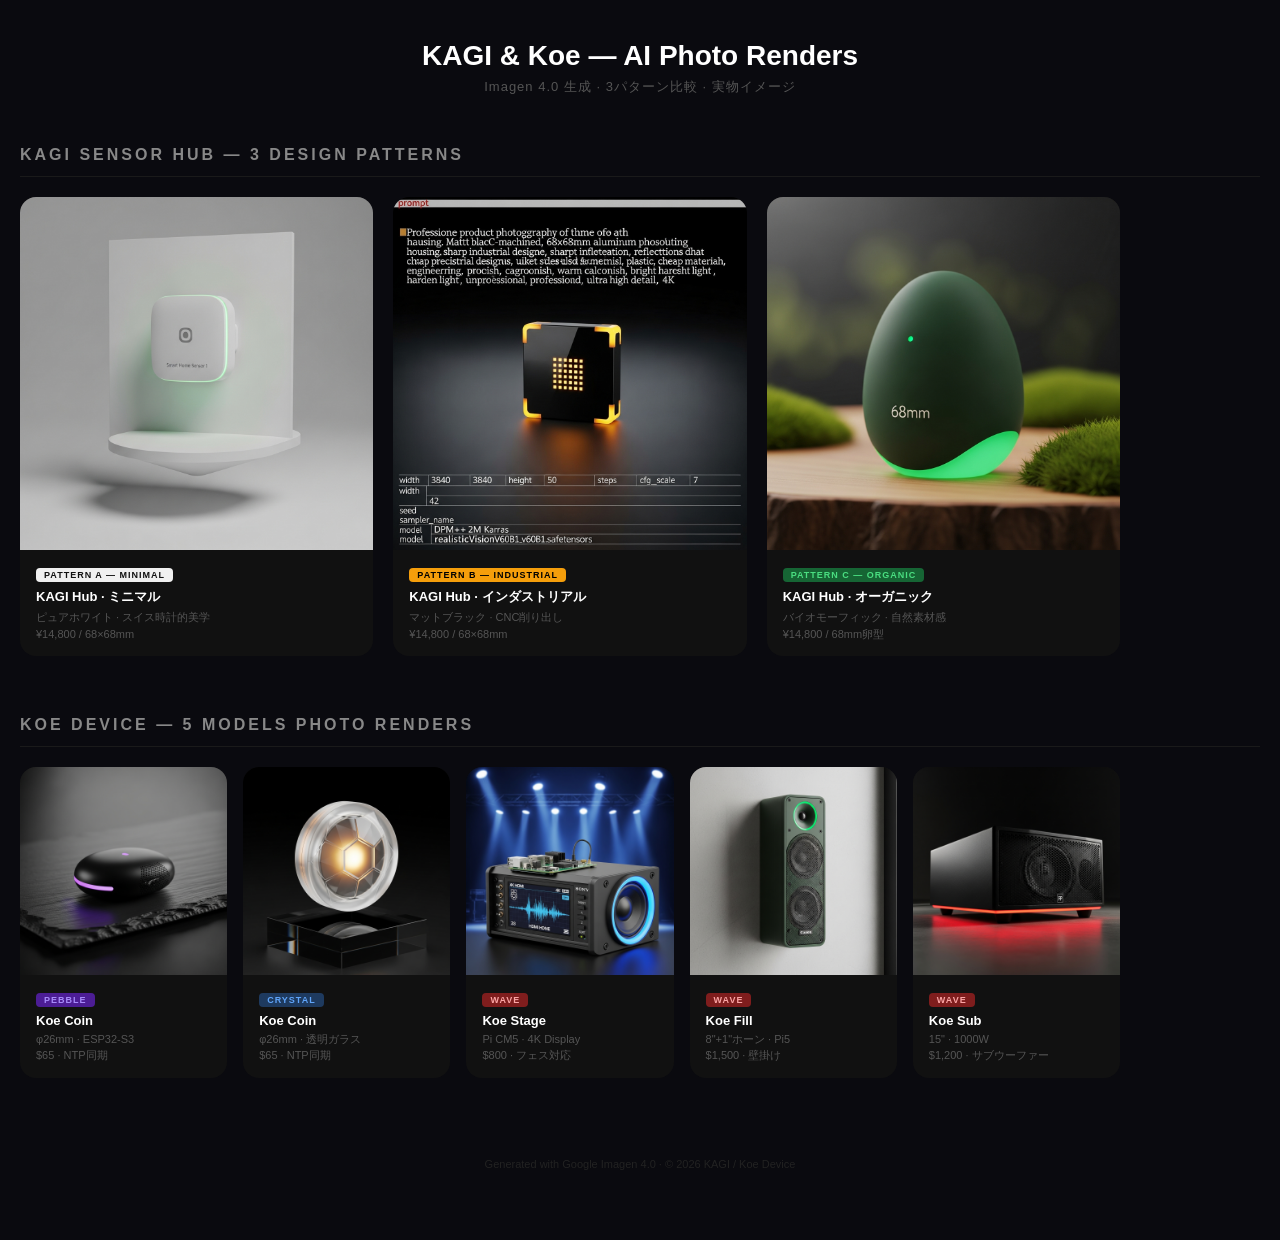
<file: hardware/renders/gallery.html>
<!DOCTYPE html>
<html lang="ja">
<head>
<meta charset="UTF-8">
<title>KAGI & Koe — Photo Renders</title>
<style>
  * { box-sizing: border-box; margin: 0; padding: 0; }
  body { background: #0a0a0f; color: #fff; font-family: -apple-system, sans-serif; padding: 40px 20px; }
  h1 { text-align: center; font-size: 28px; font-weight: 700; margin-bottom: 6px; }
  .sub { text-align: center; color: #555; font-size: 13px; margin-bottom: 50px; letter-spacing: 1px; }
  .section { margin-bottom: 60px; }
  .sec-title { font-size: 16px; font-weight: 600; color: #888; letter-spacing: 3px; text-transform: uppercase; margin-bottom: 20px; border-bottom: 1px solid #1a1a1a; padding-bottom: 12px; }
  .grid { display: grid; grid-template-columns: repeat(3, 1fr); gap: 20px; max-width: 1100px; }
  .grid5 { display: grid; grid-template-columns: repeat(5, 1fr); gap: 16px; max-width: 1100px; }
  .card { background: #111; border-radius: 16px; overflow: hidden; }
  .card img { width: 100%; display: block; aspect-ratio: 1/1; object-fit: cover; }
  .card-info { padding: 14px 16px; }
  .card-name { font-size: 13px; font-weight: 600; }
  .card-desc { font-size: 11px; color: #555; margin-top: 3px; line-height: 1.5; }
  .badge { display: inline-block; font-size: 9px; font-weight: 600; letter-spacing: 1px; padding: 2px 8px; border-radius: 4px; margin-bottom: 6px; text-transform: uppercase; }
  .badge.minimal { background: #f0f0f0; color: #111; }
  .badge.industrial { background: #f59e0b; color: #000; }
  .badge.organic { background: #166534; color: #4ade80; }
  .badge.pebble { background: #4c1d95; color: #a78bfa; }
  .badge.crystal { background: #1e3a5f; color: #60a5fa; }
  .badge.wave { background: #7f1d1d; color: #fca5a5; }
</style>
</head>
<body>
<h1>KAGI & Koe — AI Photo Renders</h1>
<p class="sub">Imagen 4.0 生成 · 3パターン比較 · 実物イメージ</p>

<div class="section">
  <div class="sec-title">KAGI Sensor Hub — 3 Design Patterns</div>
  <div class="grid">
    <div class="card">
      <img src="kagi_hub_minimal.png" alt="KAGI Hub Minimal">
      <div class="card-info">
        <span class="badge minimal">Pattern A — Minimal</span>
        <div class="card-name">KAGI Hub · ミニマル</div>
        <div class="card-desc">ピュアホワイト · スイス時計的美学<br>¥14,800 / 68×68mm</div>
      </div>
    </div>
    <div class="card">
      <img src="kagi_hub_industrial.png" alt="KAGI Hub Industrial">
      <div class="card-info">
        <span class="badge industrial">Pattern B — Industrial</span>
        <div class="card-name">KAGI Hub · インダストリアル</div>
        <div class="card-desc">マットブラック · CNC削り出し<br>¥14,800 / 68×68mm</div>
      </div>
    </div>
    <div class="card">
      <img src="kagi_hub_organic.png" alt="KAGI Hub Organic">
      <div class="card-info">
        <span class="badge organic">Pattern C — Organic</span>
        <div class="card-name">KAGI Hub · オーガニック</div>
        <div class="card-desc">バイオモーフィック · 自然素材感<br>¥14,800 / 68mm卵型</div>
      </div>
    </div>
  </div>
</div>

<div class="section">
  <div class="sec-title">Koe Device — 5 Models Photo Renders</div>
  <div class="grid5">
    <div class="card">
      <img src="koe_coin_pebble.png" alt="Koe Coin Pebble">
      <div class="card-info">
        <span class="badge pebble">Pebble</span>
        <div class="card-name">Koe Coin</div>
        <div class="card-desc">φ26mm · ESP32-S3<br>$65 · NTP同期</div>
      </div>
    </div>
    <div class="card">
      <img src="koe_coin_crystal.png" alt="Koe Coin Crystal">
      <div class="card-info">
        <span class="badge crystal">Crystal</span>
        <div class="card-name">Koe Coin</div>
        <div class="card-desc">φ26mm · 透明ガラス<br>$65 · NTP同期</div>
      </div>
    </div>
    <div class="card">
      <img src="koe_stage_wave.png" alt="Koe Stage Wave">
      <div class="card-info">
        <span class="badge wave">Wave</span>
        <div class="card-name">Koe Stage</div>
        <div class="card-desc">Pi CM5 · 4K Display<br>$800 · フェス対応</div>
      </div>
    </div>
    <div class="card">
      <img src="koe_fill_wave.png" alt="Koe Fill Wave">
      <div class="card-info">
        <span class="badge wave">Wave</span>
        <div class="card-name">Koe Fill</div>
        <div class="card-desc">8"+1"ホーン · Pi5<br>$1,500 · 壁掛け</div>
      </div>
    </div>
    <div class="card">
      <img src="koe_sub_wave.png" alt="Koe Sub Wave">
      <div class="card-info">
        <span class="badge wave">Wave</span>
        <div class="card-name">Koe Sub</div>
        <div class="card-desc">15" · 1000W<br>$1,200 · サブウーファー</div>
      </div>
    </div>
  </div>
</div>

<div style="text-align:center;color:#222;font-size:11px;padding:20px 0 30px">
  Generated with Google Imagen 4.0 · © 2026 KAGI / Koe Device
</div>
</body>
</html>
</file>
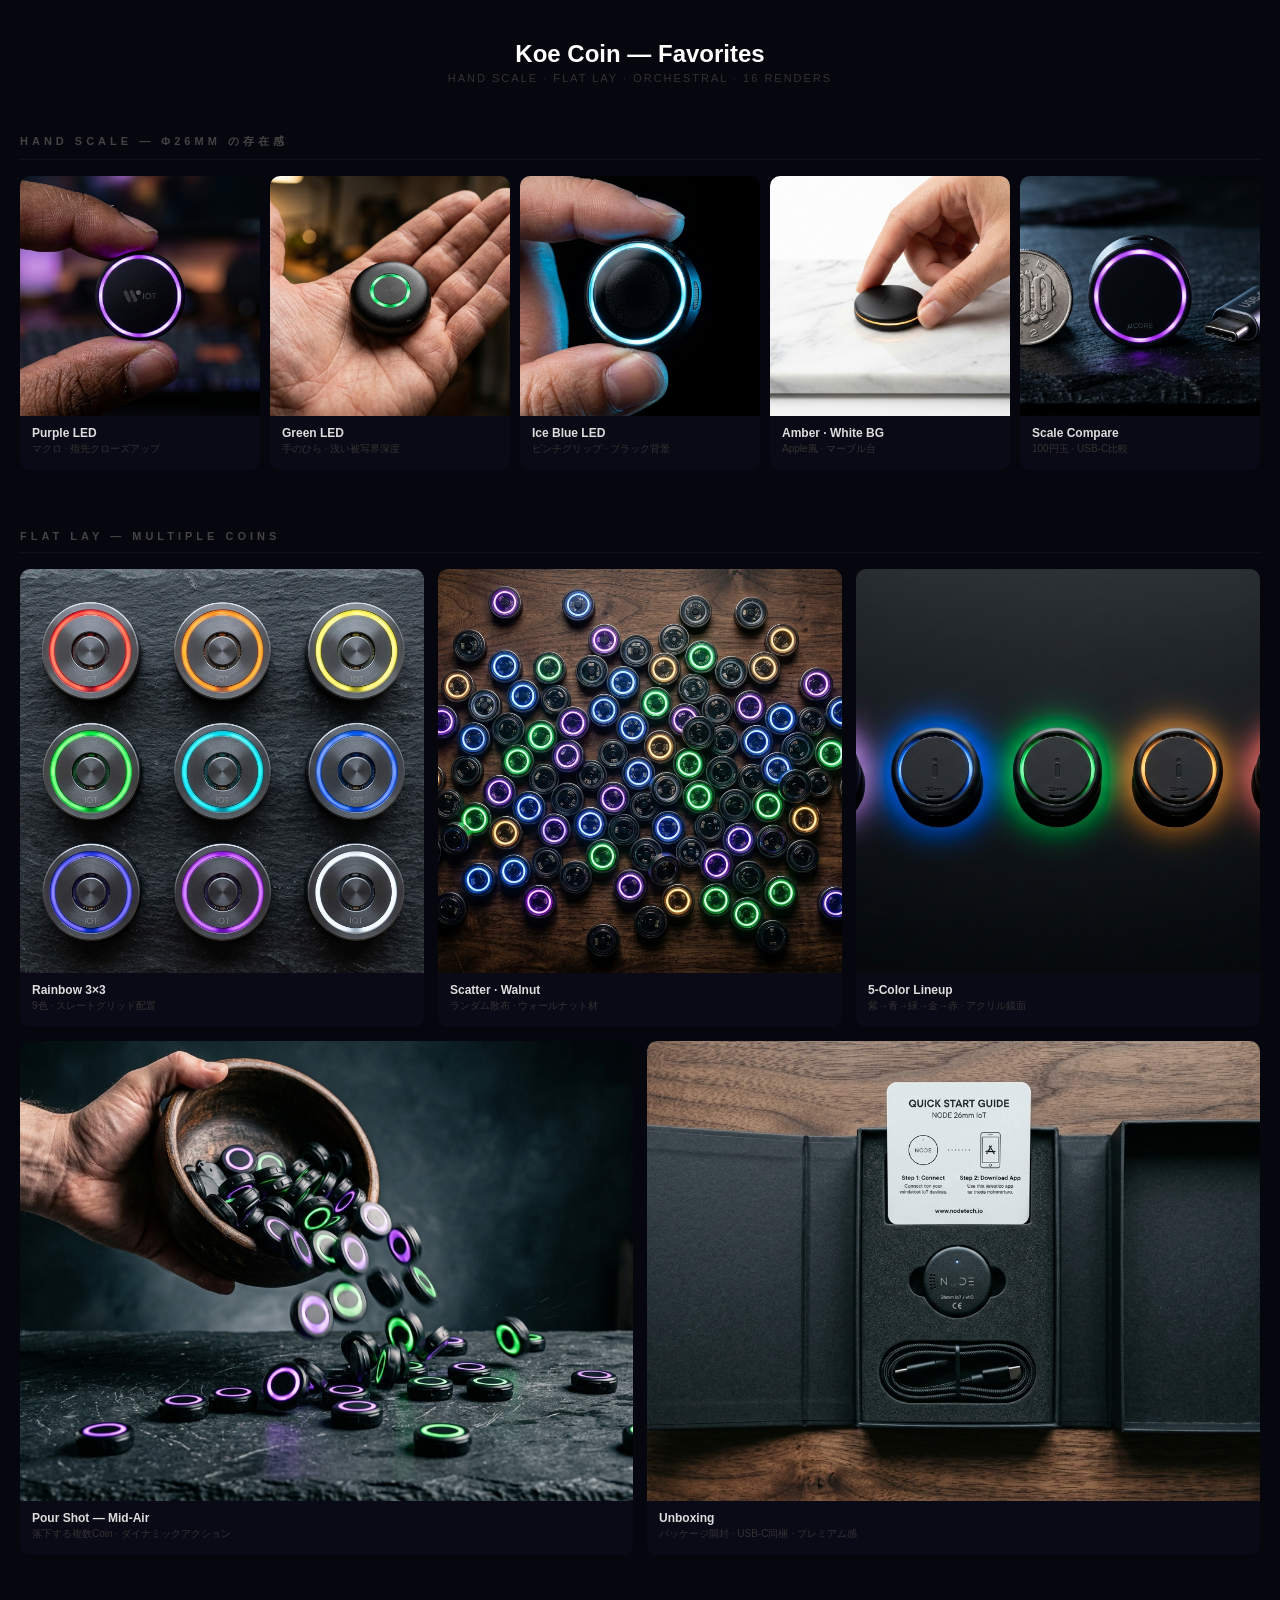
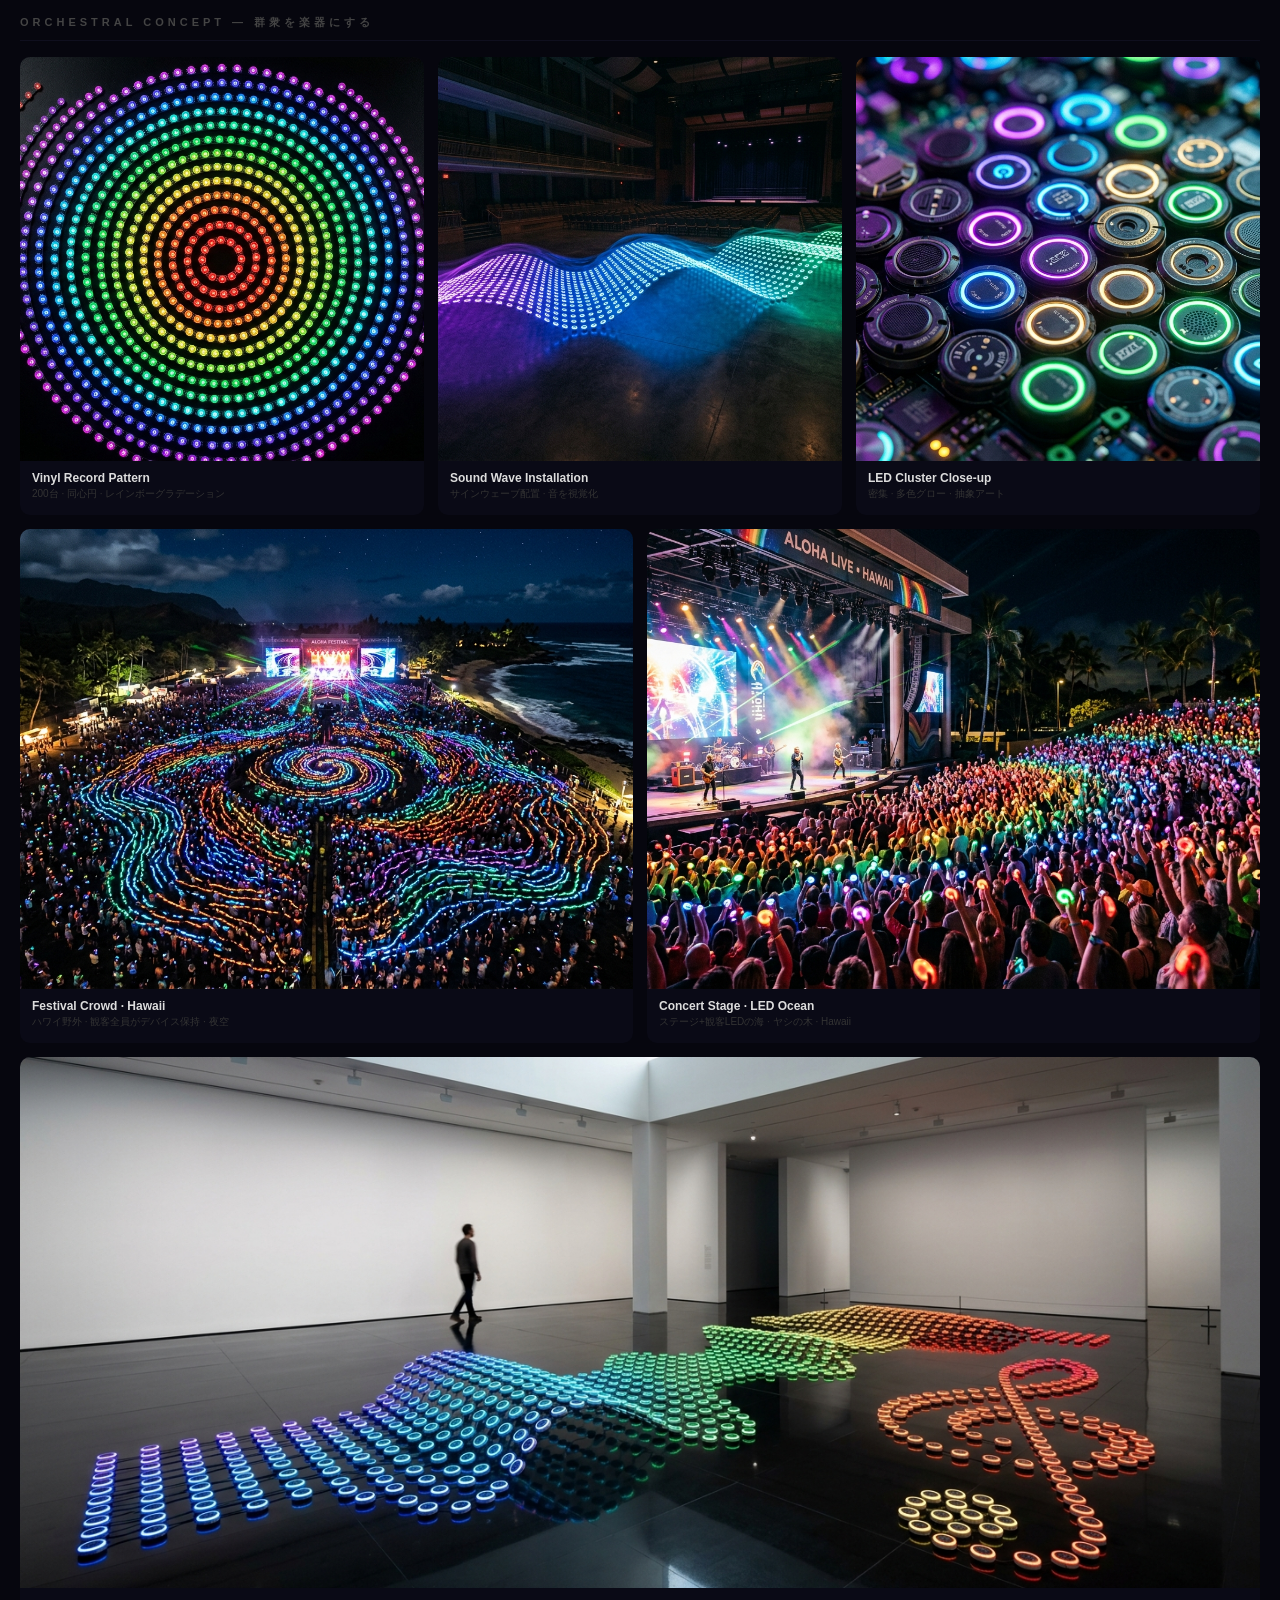
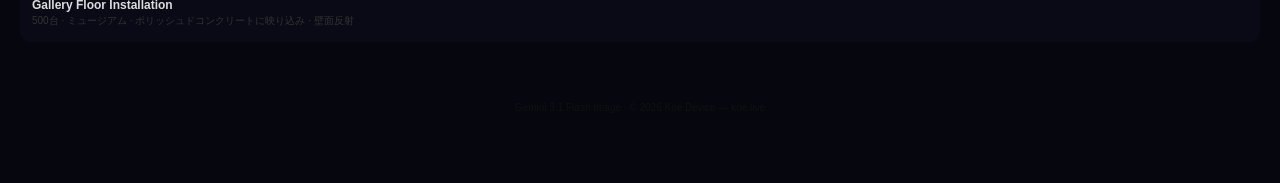
<file: hardware/renders_fav/gallery.html>
<!DOCTYPE html>
<html lang="ja">
<head>
<meta charset="UTF-8">
<title>Koe Coin — Favorites Extended</title>
<style>
  * { box-sizing: border-box; margin: 0; padding: 0; }
  body { background: #06060e; color: #fff; font-family: -apple-system, sans-serif; padding: 40px 20px; }
  h1 { text-align: center; font-size: 24px; font-weight: 700; margin-bottom: 4px; }
  .sub { text-align: center; color: #333; font-size: 11px; margin-bottom: 50px; letter-spacing: 2px; text-transform: uppercase; }
  .sec { max-width: 1280px; margin: 0 auto 60px; }
  .sec-title { font-size: 11px; font-weight: 700; color: #444; letter-spacing: 4px; text-transform: uppercase; margin-bottom: 16px; padding-bottom: 10px; border-bottom: 1px solid #0f0f1e; }
  .g5 { display: grid; grid-template-columns: repeat(5,1fr); gap: 10px; }
  .g3 { display: grid; grid-template-columns: repeat(3,1fr); gap: 14px; }
  .g2 { display: grid; grid-template-columns: repeat(2,1fr); gap: 14px; }
  .card { border-radius: 10px; overflow: hidden; background: #0a0a16; }
  .card img { width: 100%; display: block; aspect-ratio: 1/1; object-fit: cover; transition: transform .3s; }
  .card:hover img { transform: scale(1.03); }
  .info { padding: 10px 12px 14px; }
  .name { font-size: 12px; font-weight: 600; color: #ddd; }
  .desc { font-size: 10px; color: #333; margin-top: 2px; }
  .card.wide img { aspect-ratio: 4/3; }
  .card.tall img { aspect-ratio: 3/4; }
  .card.cinema img { aspect-ratio: 21/9; }
</style>
</head>
<body>
<h1>Koe Coin — Favorites</h1>
<p class="sub">Hand Scale · Flat Lay · Orchestral · 16 renders</p>

<!-- HAND SCALE -->
<div class="sec">
  <div class="sec-title">Hand Scale — φ26mm の存在感</div>
  <div class="g5">
    <div class="card">
      <img src="coin_hand_purple.png">
      <div class="info"><div class="name">Purple LED</div><div class="desc">マクロ · 指先クローズアップ</div></div>
    </div>
    <div class="card">
      <img src="coin_hand_green.png">
      <div class="info"><div class="name">Green LED</div><div class="desc">手のひら · 浅い被写界深度</div></div>
    </div>
    <div class="card">
      <img src="coin_hand_blue.png">
      <div class="info"><div class="name">Ice Blue LED</div><div class="desc">ピンチグリップ · ブラック背景</div></div>
    </div>
    <div class="card">
      <img src="coin_hand_white_bg.png">
      <div class="info"><div class="name">Amber · White BG</div><div class="desc">Apple風 · マーブル台</div></div>
    </div>
    <div class="card">
      <img src="coin_hand_compare.png">
      <div class="info"><div class="name">Scale Compare</div><div class="desc">100円玉 · USB-C比較</div></div>
    </div>
  </div>
</div>

<!-- FLAT LAY -->
<div class="sec">
  <div class="sec-title">Flat Lay — Multiple Coins</div>
  <div class="g3" style="margin-bottom:14px">
    <div class="card">
      <img src="flatlay_rainbow.png">
      <div class="info"><div class="name">Rainbow 3×3</div><div class="desc">9色 · スレートグリッド配置</div></div>
    </div>
    <div class="card">
      <img src="flatlay_scatter.png">
      <div class="info"><div class="name">Scatter · Walnut</div><div class="desc">ランダム散布 · ウォールナット材</div></div>
    </div>
    <div class="card">
      <img src="flatlay_lineup.png">
      <div class="info"><div class="name">5-Color Lineup</div><div class="desc">紫→青→緑→金→赤 · アクリル鏡面</div></div>
    </div>
  </div>
  <div class="g2">
    <div class="card wide">
      <img src="flatlay_hand_pour.png">
      <div class="info"><div class="name">Pour Shot — Mid-Air</div><div class="desc">落下する複数Coin · ダイナミックアクション</div></div>
    </div>
    <div class="card wide">
      <img src="flatlay_packaging.png">
      <div class="info"><div class="name">Unboxing</div><div class="desc">パッケージ開封 · USB-C同梱 · プレミアム感</div></div>
    </div>
  </div>
</div>

<!-- ORCHESTRAL -->
<div class="sec">
  <div class="sec-title">Orchestral Concept — 群衆を楽器にする</div>
  <div class="g3" style="margin-bottom:14px">
    <div class="card">
      <img src="orchestral_topdown.png">
      <div class="info"><div class="name">Vinyl Record Pattern</div><div class="desc">200台 · 同心円 · レインボーグラデーション</div></div>
    </div>
    <div class="card">
      <img src="orchestral_wave.png">
      <div class="info"><div class="name">Sound Wave Installation</div><div class="desc">サインウェーブ配置 · 音を視覚化</div></div>
    </div>
    <div class="card">
      <img src="orchestral_close.png">
      <div class="info"><div class="name">LED Cluster Close-up</div><div class="desc">密集 · 多色グロー · 抽象アート</div></div>
    </div>
  </div>
  <div class="g2" style="margin-bottom:14px">
    <div class="card wide">
      <img src="orchestral_crowd.png">
      <div class="info"><div class="name">Festival Crowd · Hawaii</div><div class="desc">ハワイ野外 · 観客全員がデバイス保持 · 夜空</div></div>
    </div>
    <div class="card wide">
      <img src="orchestral_stage.png">
      <div class="info"><div class="name">Concert Stage · LED Ocean</div><div class="desc">ステージ+観客LEDの海 · ヤシの木 · Hawaii</div></div>
    </div>
  </div>
  <div class="card cinema">
    <img src="orchestral_floor_art.png" style="aspect-ratio:21/9">
    <div class="info"><div class="name">Gallery Floor Installation</div><div class="desc">500台 · ミュージアム · ポリッシュドコンクリートに映り込み · 壁面反射</div></div>
  </div>
</div>

<div style="text-align:center;color:#111;font-size:10px;padding-bottom:30px">
  Gemini 3.1 Flash Image · © 2026 Koe Device — koe.live
</div>
</body>
</html>
</file>
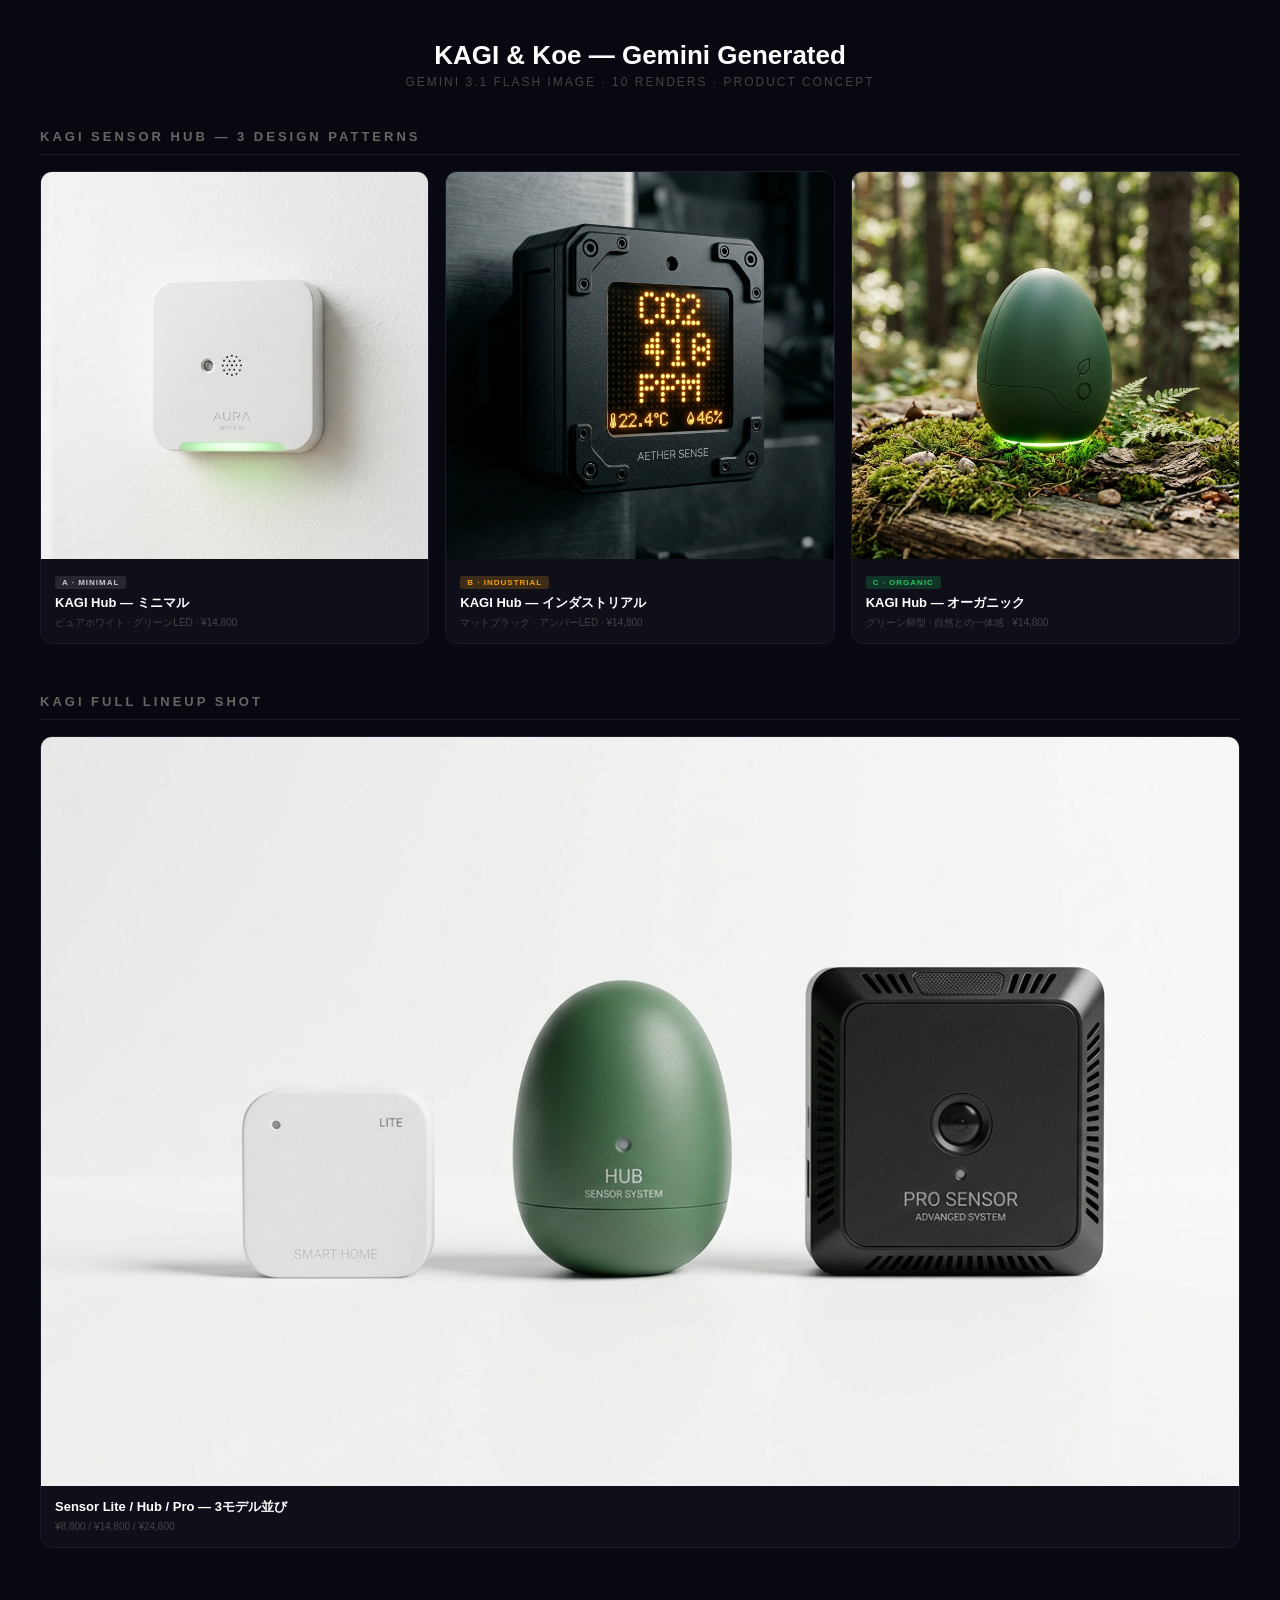
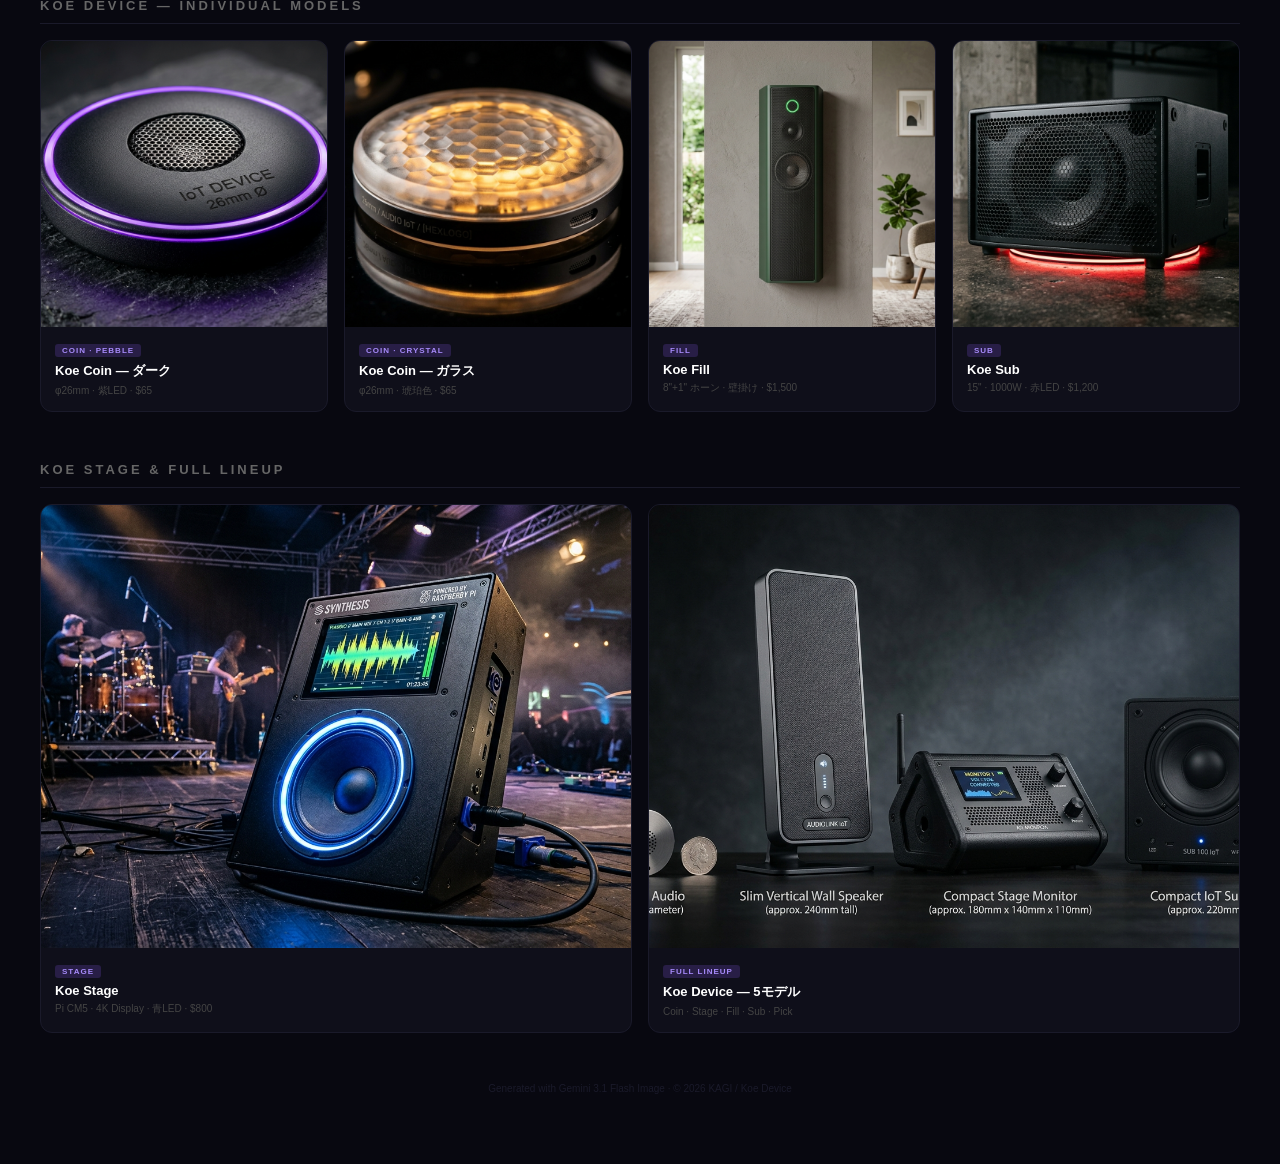
<file: hardware/renders_gemini/gallery.html>
<!DOCTYPE html>
<html lang="ja">
<head>
<meta charset="UTF-8">
<title>KAGI & Koe — Gemini Image Renders</title>
<style>
  * { box-sizing: border-box; margin: 0; padding: 0; }
  body { background: #080810; color: #fff; font-family: -apple-system, sans-serif; padding: 40px 20px; }
  h1 { text-align: center; font-size: 26px; font-weight: 700; margin-bottom: 4px; }
  .sub { text-align: center; color: #444; font-size: 12px; margin-bottom: 40px; letter-spacing: 2px; text-transform: uppercase; }
  .section { margin-bottom: 50px; max-width: 1200px; margin-left: auto; margin-right: auto; }
  .sec-title { font-size: 13px; font-weight: 600; color: #666; letter-spacing: 3px; text-transform: uppercase; margin-bottom: 16px; padding-bottom: 10px; border-bottom: 1px solid #1a1a2a; }
  .grid3 { display: grid; grid-template-columns: repeat(3,1fr); gap: 16px; }
  .grid4 { display: grid; grid-template-columns: repeat(4,1fr); gap: 16px; }
  .grid2 { display: grid; grid-template-columns: repeat(2,1fr); gap: 16px; }
  .card { background: #0f0f1a; border-radius: 12px; overflow: hidden; border: 1px solid #1a1a2a; }
  .card img { width: 100%; display: block; aspect-ratio: 1/1; object-fit: cover; }
  .card.wide img { aspect-ratio: 16/9; }
  .info { padding: 12px 14px; }
  .name { font-size: 13px; font-weight: 600; }
  .desc { font-size: 10px; color: #444; margin-top: 3px; line-height: 1.6; }
  .tag { display: inline-block; font-size: 8px; font-weight: 700; padding: 2px 7px; border-radius: 3px; margin-bottom: 5px; text-transform: uppercase; letter-spacing: 1px; }
  .t-min { background: rgba(255,255,255,0.1); color: #ccc; }
  .t-ind { background: rgba(245,158,11,0.2); color: #f59e0b; }
  .t-org { background: rgba(34,197,94,0.2); color: #22c55e; }
  .t-koe { background: rgba(139,92,246,0.2); color: #a78bfa; }
  .lineup-section { max-width: 1200px; margin: 0 auto 50px; }
</style>
</head>
<body>
<h1>KAGI & Koe — Gemini Generated</h1>
<p class="sub">Gemini 3.1 Flash Image · 10 renders · product concept</p>

<!-- KAGI 3パターン -->
<div class="section">
  <div class="sec-title">KAGI Sensor Hub — 3 Design Patterns</div>
  <div class="grid3">
    <div class="card">
      <img src="kagi_minimal.png" alt="KAGI Minimal">
      <div class="info">
        <span class="tag t-min">A · Minimal</span>
        <div class="name">KAGI Hub — ミニマル</div>
        <div class="desc">ピュアホワイト · グリーンLED · ¥14,800</div>
      </div>
    </div>
    <div class="card">
      <img src="kagi_industrial.png" alt="KAGI Industrial">
      <div class="info">
        <span class="tag t-ind">B · Industrial</span>
        <div class="name">KAGI Hub — インダストリアル</div>
        <div class="desc">マットブラック · アンバーLED · ¥14,800</div>
      </div>
    </div>
    <div class="card">
      <img src="kagi_organic.png" alt="KAGI Organic">
      <div class="info">
        <span class="tag t-org">C · Organic</span>
        <div class="name">KAGI Hub — オーガニック</div>
        <div class="desc">グリーン卵型 · 自然との一体感 · ¥14,800</div>
      </div>
    </div>
  </div>
</div>

<!-- KAGI ラインナップ -->
<div class="lineup-section">
  <div class="sec-title">KAGI Full Lineup Shot</div>
  <div class="card wide">
    <img src="kagi_lineup.png" alt="KAGI Lineup" style="aspect-ratio:16/10">
    <div class="info">
      <div class="name">Sensor Lite / Hub / Pro — 3モデル並び</div>
      <div class="desc">¥8,800 / ¥14,800 / ¥24,800</div>
    </div>
  </div>
</div>

<!-- Koe 個別 -->
<div class="section">
  <div class="sec-title">Koe Device — Individual Models</div>
  <div class="grid4">
    <div class="card">
      <img src="koe_coin_dark.png" alt="Koe Coin Pebble">
      <div class="info">
        <span class="tag t-koe">Coin · Pebble</span>
        <div class="name">Koe Coin — ダーク</div>
        <div class="desc">φ26mm · 紫LED · $65</div>
      </div>
    </div>
    <div class="card">
      <img src="koe_coin_glass.png" alt="Koe Coin Crystal">
      <div class="info">
        <span class="tag t-koe">Coin · Crystal</span>
        <div class="name">Koe Coin — ガラス</div>
        <div class="desc">φ26mm · 琥珀色 · $65</div>
      </div>
    </div>
    <div class="card">
      <img src="koe_fill_speaker.png" alt="Koe Fill">
      <div class="info">
        <span class="tag t-koe">Fill</span>
        <div class="name">Koe Fill</div>
        <div class="desc">8"+1" ホーン · 壁掛け · $1,500</div>
      </div>
    </div>
    <div class="card">
      <img src="koe_sub_speaker.png" alt="Koe Sub">
      <div class="info">
        <span class="tag t-koe">Sub</span>
        <div class="name">Koe Sub</div>
        <div class="desc">15" · 1000W · 赤LED · $1,200</div>
      </div>
    </div>
  </div>
</div>

<!-- Stage + Lineup -->
<div class="section">
  <div class="sec-title">Koe Stage & Full Lineup</div>
  <div class="grid2">
    <div class="card">
      <img src="koe_stage_monitor.png" alt="Koe Stage" style="aspect-ratio:4/3">
      <div class="info">
        <span class="tag t-koe">Stage</span>
        <div class="name">Koe Stage</div>
        <div class="desc">Pi CM5 · 4K Display · 青LED · $800</div>
      </div>
    </div>
    <div class="card">
      <img src="koe_lineup.png" alt="Koe Lineup" style="aspect-ratio:4/3">
      <div class="info">
        <span class="tag t-koe">Full Lineup</span>
        <div class="name">Koe Device — 5モデル</div>
        <div class="desc">Coin · Stage · Fill · Sub · Pick</div>
      </div>
    </div>
  </div>
</div>

<div style="text-align:center;color:#1a1a2a;font-size:10px;padding-bottom:30px">
  Generated with Gemini 3.1 Flash Image · © 2026 KAGI / Koe Device
</div>
</body>
</html>
</file>
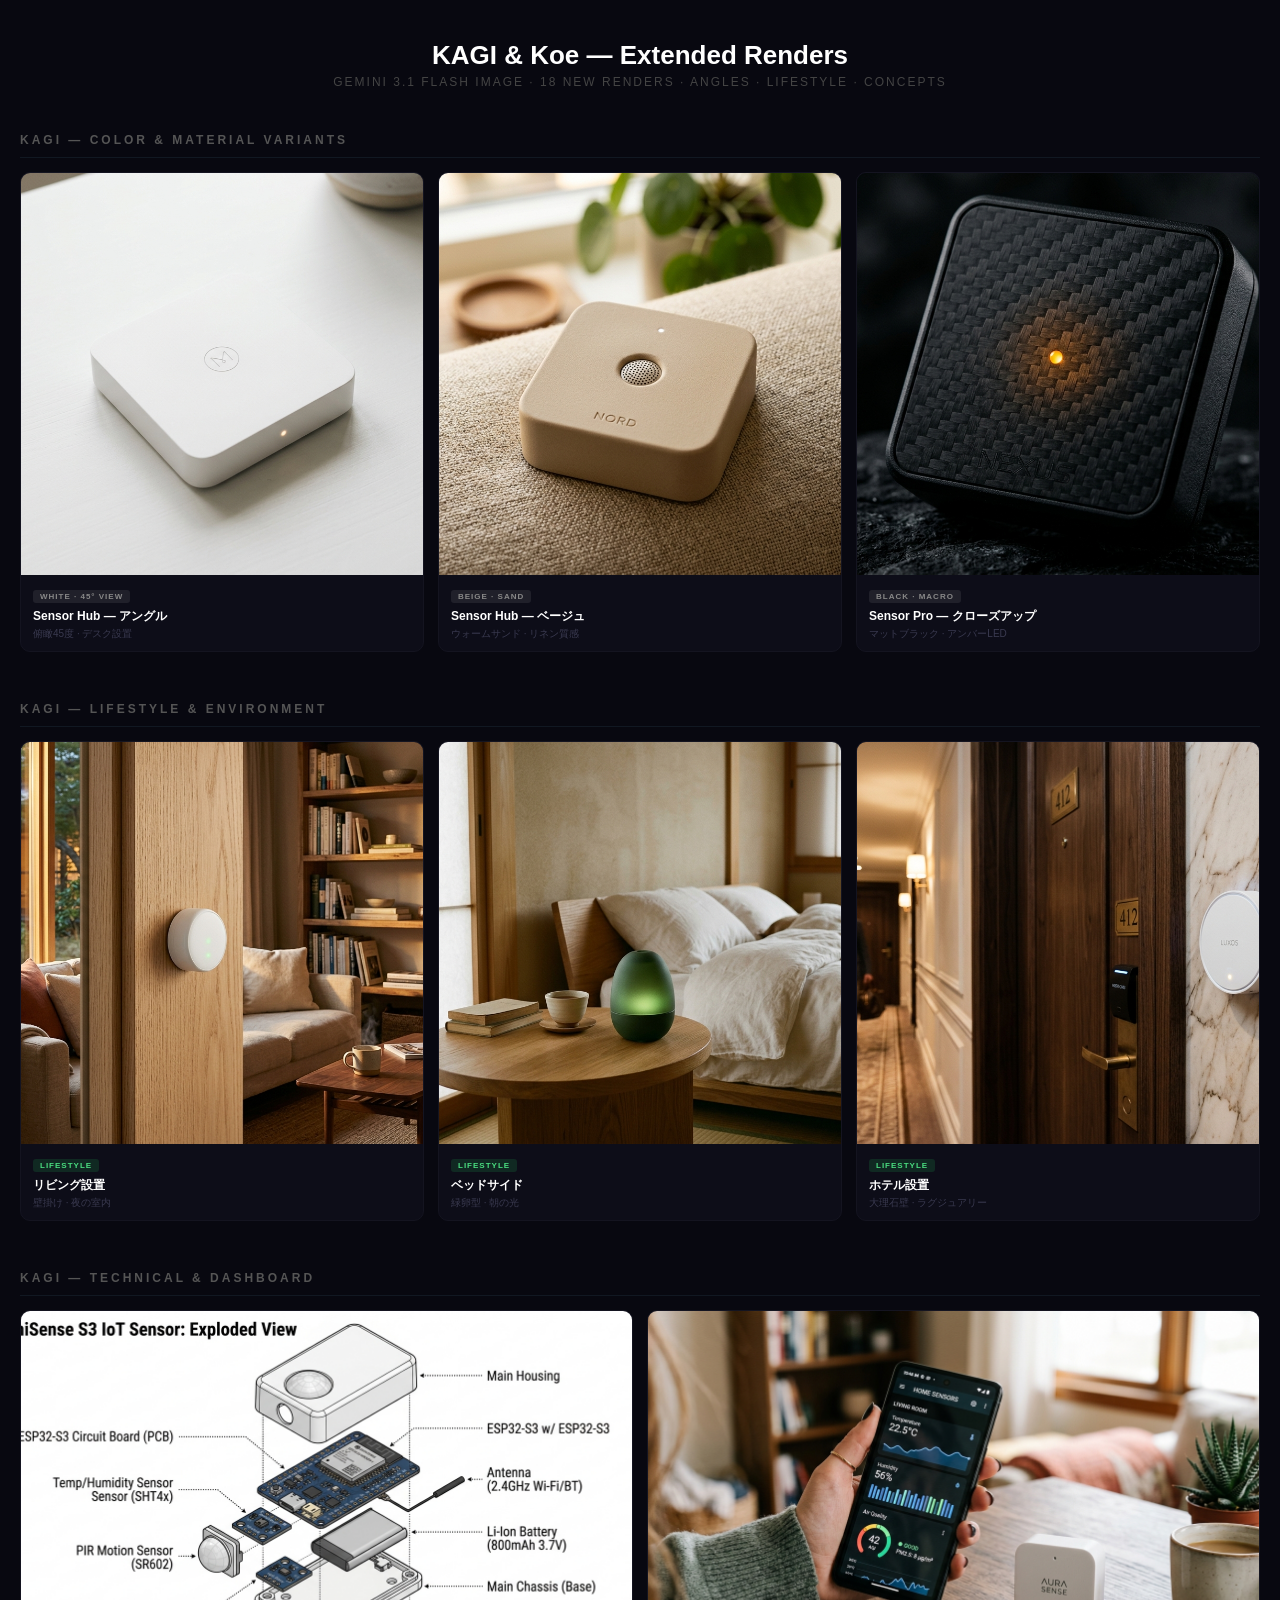
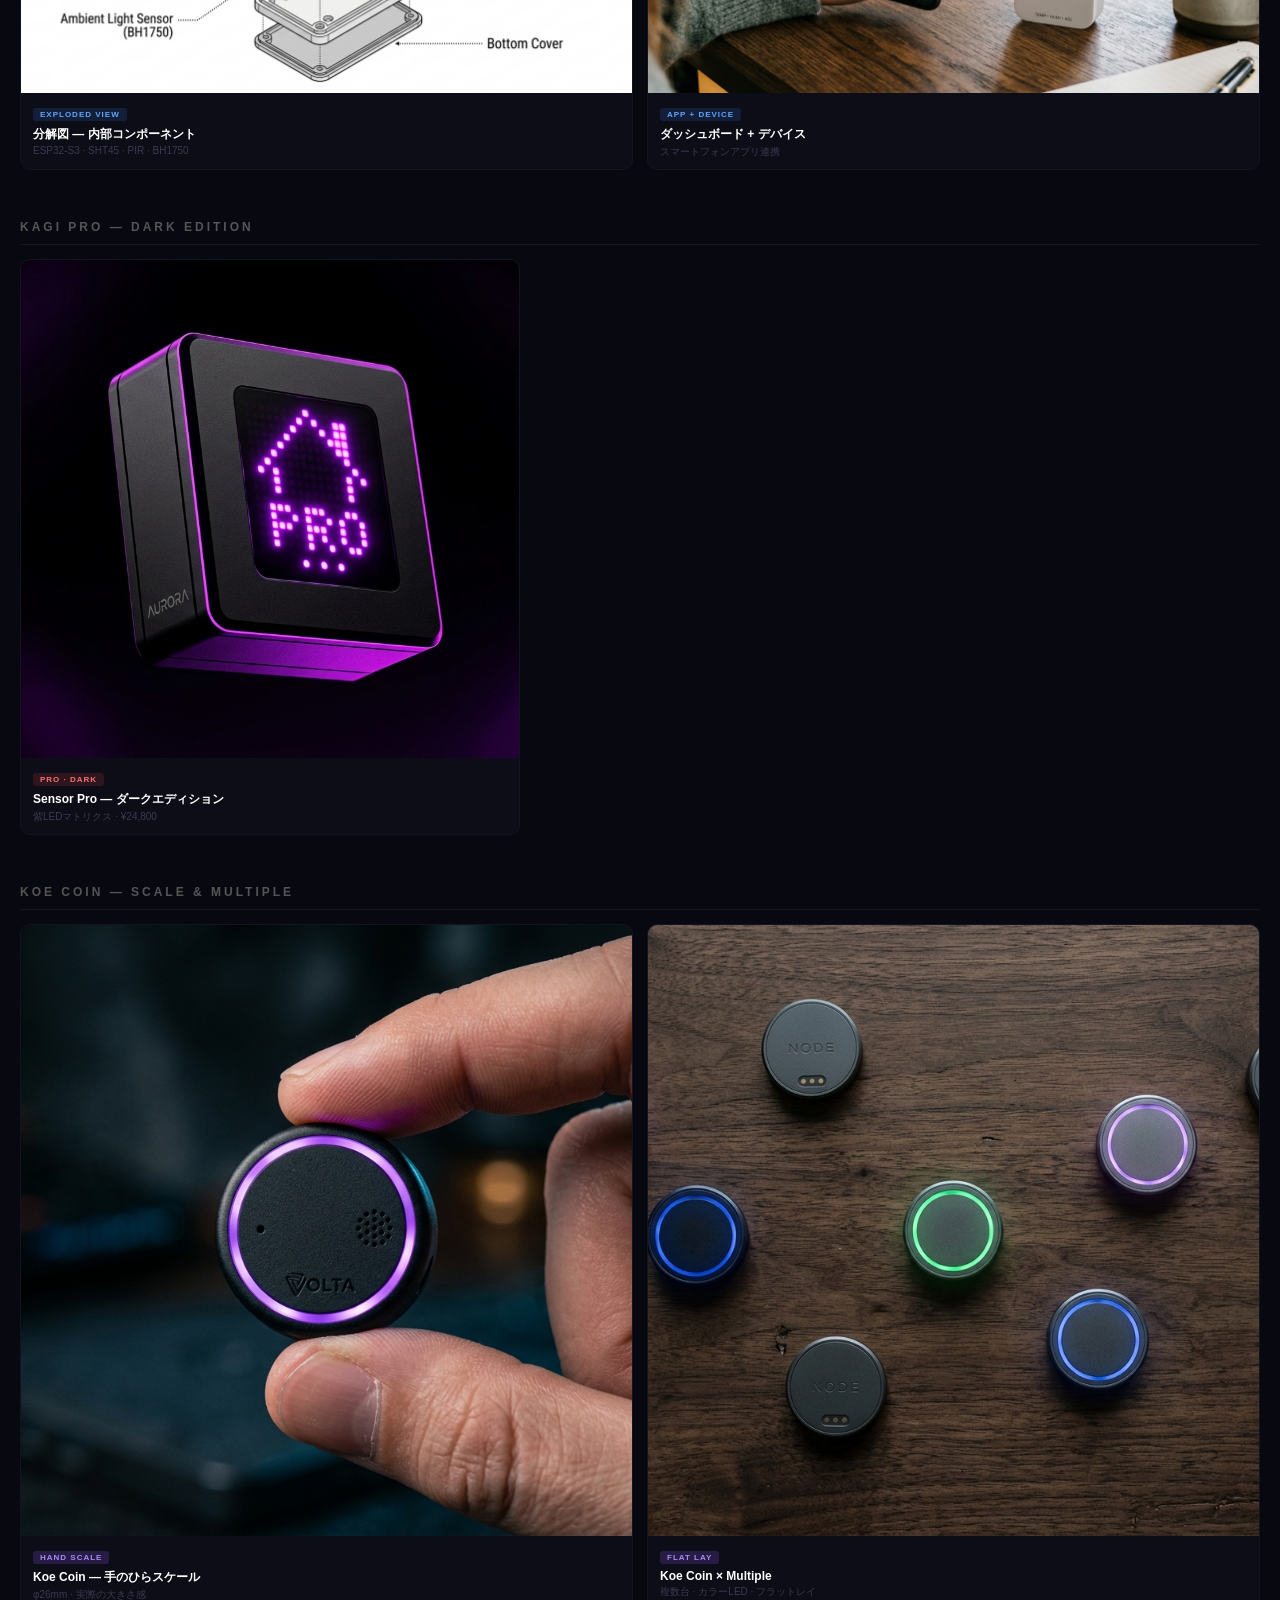
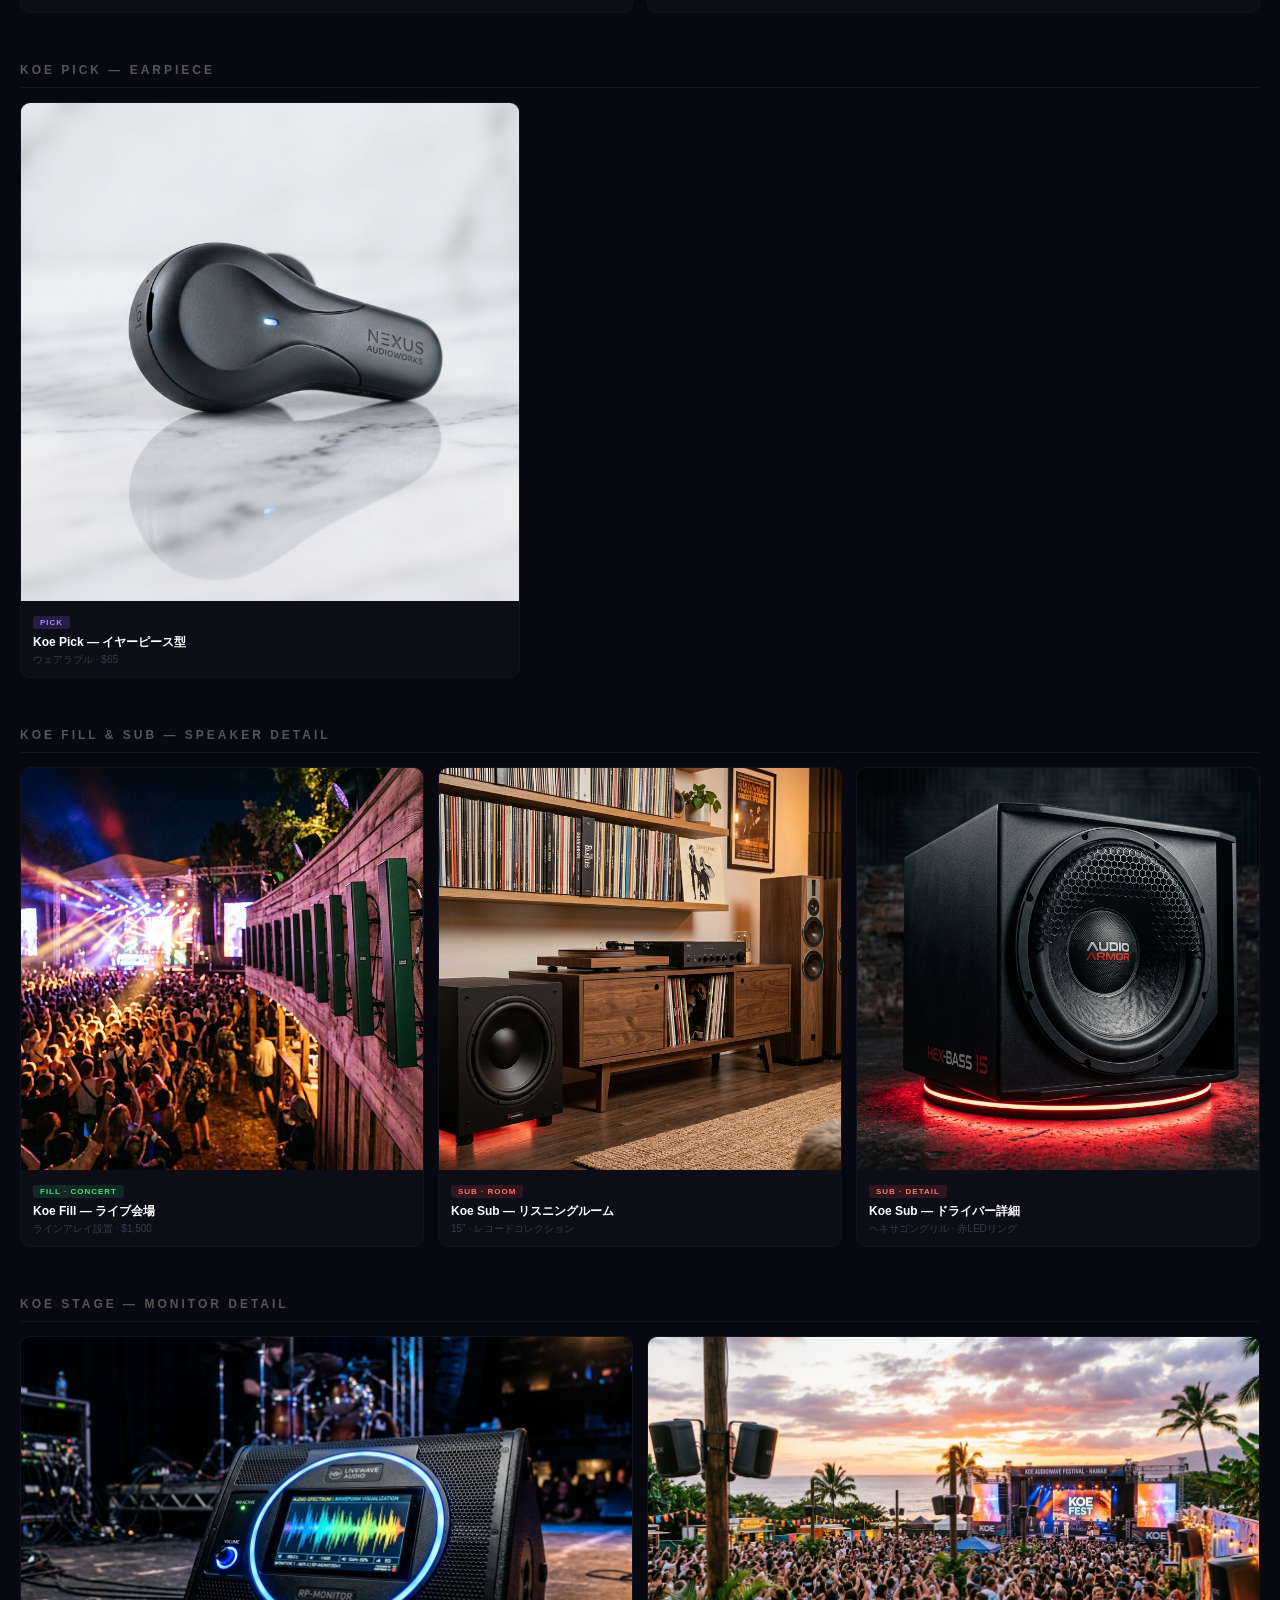
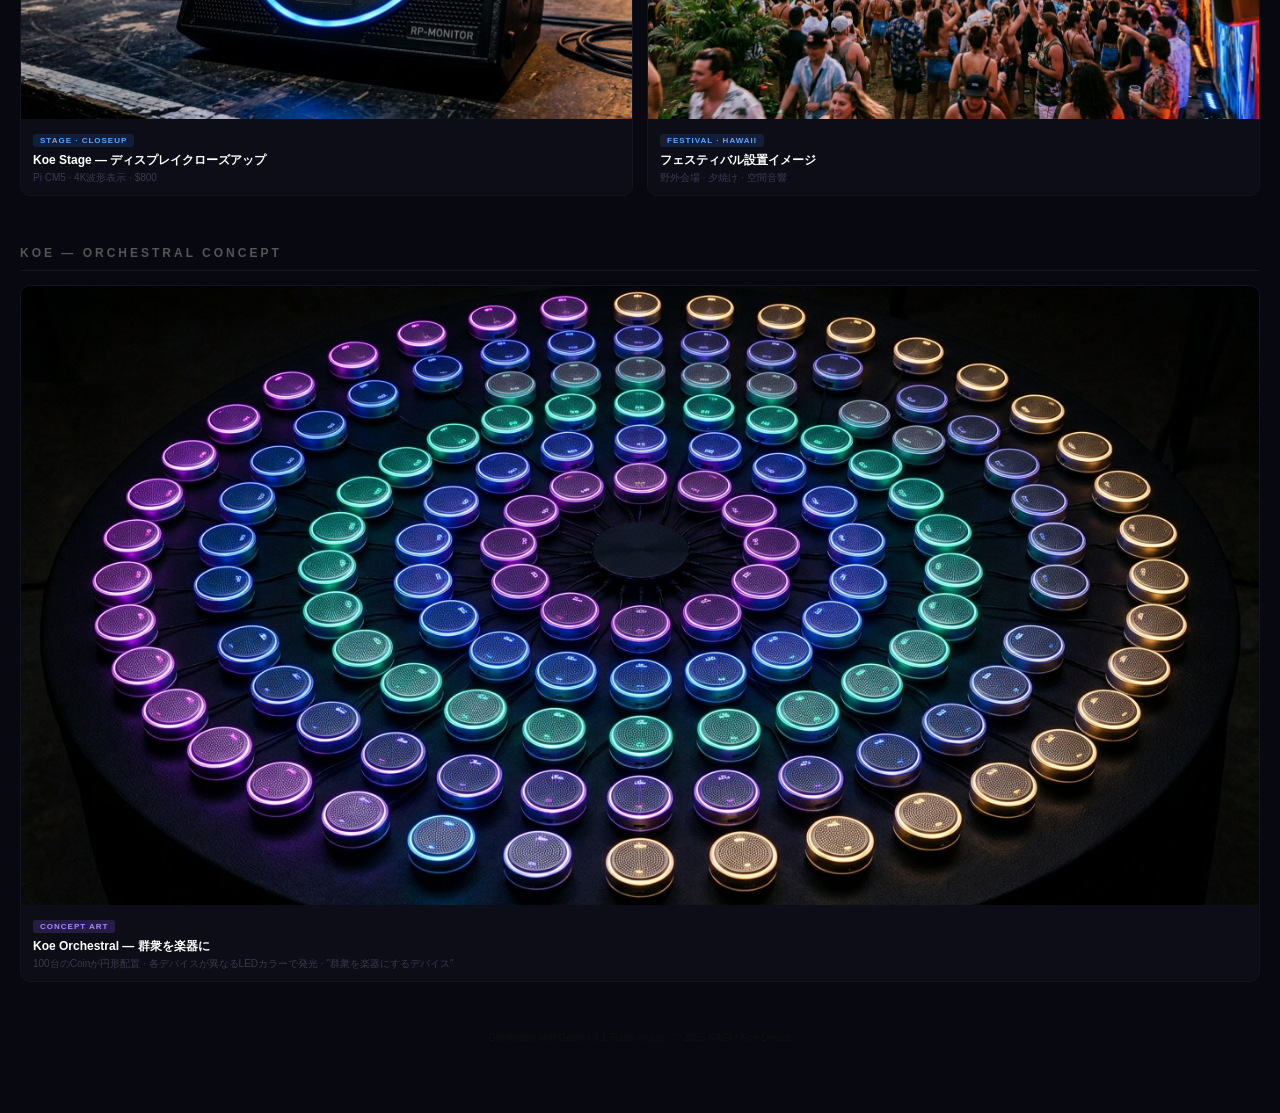
<file: hardware/renders_gemini/gallery2.html>
<!DOCTYPE html>
<html lang="ja">
<head>
<meta charset="UTF-8">
<title>KAGI & Koe — More Renders</title>
<style>
  * { box-sizing: border-box; margin: 0; padding: 0; }
  body { background: #080810; color: #fff; font-family: -apple-system, sans-serif; padding: 40px 20px; }
  h1 { text-align: center; font-size: 26px; font-weight: 700; margin-bottom: 4px; }
  .sub { text-align: center; color: #444; font-size: 12px; margin-bottom: 44px; letter-spacing: 2px; text-transform: uppercase; }
  .sec { max-width: 1240px; margin: 0 auto 50px; }
  .sec-title { font-size: 12px; font-weight: 600; color: #555; letter-spacing: 3px; text-transform: uppercase; margin-bottom: 14px; padding-bottom: 10px; border-bottom: 1px solid #111822; }
  .g2 { display: grid; grid-template-columns: repeat(2,1fr); gap: 14px; }
  .g3 { display: grid; grid-template-columns: repeat(3,1fr); gap: 14px; }
  .g4 { display: grid; grid-template-columns: repeat(4,1fr); gap: 12px; }
  .g6 { display: grid; grid-template-columns: repeat(6,1fr); gap: 10px; }
  .card { background: #0d0d18; border-radius: 10px; overflow: hidden; border: 1px solid #141420; }
  .card img { width: 100%; display: block; object-fit: cover; }
  .card img.sq { aspect-ratio: 1/1; }
  .card img.wide { aspect-ratio: 16/10; }
  .card img.tall { aspect-ratio: 3/4; }
  .info { padding: 10px 12px; }
  .name { font-size: 12px; font-weight: 600; }
  .desc { font-size: 10px; color: #3a3a50; margin-top: 2px; }
  .tag { display: inline-block; font-size: 8px; font-weight: 700; padding: 2px 7px; border-radius: 3px; margin-bottom: 5px; text-transform: uppercase; letter-spacing: 1px; }
  .tw { background: rgba(255,255,255,0.08); color: #888; }
  .tk { background: rgba(139,92,246,0.2); color: #a78bfa; }
  .tg { background: rgba(34,197,94,0.15); color: #4ade80; }
  .tr { background: rgba(239,68,68,0.15); color: #f87171; }
  .tb { background: rgba(59,130,246,0.15); color: #60a5fa; }
</style>
</head>
<body>
<h1>KAGI & Koe — Extended Renders</h1>
<p class="sub">Gemini 3.1 Flash Image · 18 new renders · angles · lifestyle · concepts</p>

<!-- KAGI カラバリ -->
<div class="sec">
  <div class="sec-title">KAGI — Color & Material Variants</div>
  <div class="g3">
    <div class="card">
      <img class="sq" src="kagi_white_angle.png">
      <div class="info"><span class="tag tw">White · 45° View</span><div class="name">Sensor Hub — アングル</div><div class="desc">俯瞰45度 · デスク設置</div></div>
    </div>
    <div class="card">
      <img class="sq" src="kagi_beige.png">
      <div class="info"><span class="tag tw">Beige · Sand</span><div class="name">Sensor Hub — ベージュ</div><div class="desc">ウォームサンド · リネン質感</div></div>
    </div>
    <div class="card">
      <img class="sq" src="kagi_black_closeup.png">
      <div class="info"><span class="tag tw">Black · Macro</span><div class="name">Sensor Pro — クローズアップ</div><div class="desc">マットブラック · アンバーLED</div></div>
    </div>
  </div>
</div>

<!-- KAGI ライフスタイル -->
<div class="sec">
  <div class="sec-title">KAGI — Lifestyle & Environment</div>
  <div class="g3">
    <div class="card">
      <img class="sq" src="kagi_living_room.png">
      <div class="info"><span class="tag tg">Lifestyle</span><div class="name">リビング設置</div><div class="desc">壁掛け · 夜の室内</div></div>
    </div>
    <div class="card">
      <img class="sq" src="kagi_bedroom.png">
      <div class="info"><span class="tag tg">Lifestyle</span><div class="name">ベッドサイド</div><div class="desc">緑卵型 · 朝の光</div></div>
    </div>
    <div class="card">
      <img class="sq" src="kagi_hotel.png">
      <div class="info"><span class="tag tg">Lifestyle</span><div class="name">ホテル設置</div><div class="desc">大理石壁 · ラグジュアリー</div></div>
    </div>
  </div>
</div>

<!-- KAGI テック系 -->
<div class="sec">
  <div class="sec-title">KAGI — Technical & Dashboard</div>
  <div class="g2">
    <div class="card">
      <img class="wide" src="kagi_sensor_exploded.png">
      <div class="info"><span class="tag tb">Exploded View</span><div class="name">分解図 — 内部コンポーネント</div><div class="desc">ESP32-S3 · SHT45 · PIR · BH1750</div></div>
    </div>
    <div class="card">
      <img class="wide" src="kagi_dashboard.png">
      <div class="info"><span class="tag tb">App + Device</span><div class="name">ダッシュボード + デバイス</div><div class="desc">スマートフォンアプリ連携</div></div>
    </div>
  </div>
</div>

<!-- KAGI Pro dark -->
<div class="sec">
  <div class="sec-title">KAGI Pro — Dark Edition</div>
  <div style="max-width:500px">
    <div class="card">
      <img class="sq" src="kagi_pro_dark.png">
      <div class="info"><span class="tag tr">Pro · Dark</span><div class="name">Sensor Pro — ダークエディション</div><div class="desc">紫LEDマトリクス · ¥24,800</div></div>
    </div>
  </div>
</div>

<!-- Koe Coin -->
<div class="sec">
  <div class="sec-title">Koe Coin — Scale & Multiple</div>
  <div class="g2">
    <div class="card">
      <img class="sq" src="koe_coin_hand.png">
      <div class="info"><span class="tag tk">Hand Scale</span><div class="name">Koe Coin — 手のひらスケール</div><div class="desc">φ26mm · 実際の大きさ感</div></div>
    </div>
    <div class="card">
      <img class="sq" src="koe_coin_table.png">
      <div class="info"><span class="tag tk">Flat Lay</span><div class="name">Koe Coin × Multiple</div><div class="desc">複数台 · カラーLED · フラットレイ</div></div>
    </div>
  </div>
</div>

<!-- Koe Pick -->
<div class="sec">
  <div class="sec-title">Koe Pick — Earpiece</div>
  <div style="max-width:500px">
    <div class="card">
      <img class="sq" src="koe_pick_ear.png">
      <div class="info"><span class="tag tk">Pick</span><div class="name">Koe Pick — イヤーピース型</div><div class="desc">ウェアラブル · $65</div></div>
    </div>
  </div>
</div>

<!-- Koe Speakers -->
<div class="sec">
  <div class="sec-title">Koe Fill & Sub — Speaker Detail</div>
  <div class="g3">
    <div class="card">
      <img class="sq" src="koe_fill_concert.png">
      <div class="info"><span class="tag tg">Fill · Concert</span><div class="name">Koe Fill — ライブ会場</div><div class="desc">ラインアレイ設置 · $1,500</div></div>
    </div>
    <div class="card">
      <img class="sq" src="koe_sub_room.png">
      <div class="info"><span class="tag tr">Sub · Room</span><div class="name">Koe Sub — リスニングルーム</div><div class="desc">15" · レコードコレクション</div></div>
    </div>
    <div class="card">
      <img class="sq" src="koe_sub_bass.png">
      <div class="info"><span class="tag tr">Sub · Detail</span><div class="name">Koe Sub — ドライバー詳細</div><div class="desc">ヘキサゴングリル · 赤LEDリング</div></div>
    </div>
  </div>
</div>

<!-- Koe Stage -->
<div class="sec">
  <div class="sec-title">Koe Stage — Monitor Detail</div>
  <div class="g2">
    <div class="card">
      <img class="wide" src="koe_stage_closeup.png">
      <div class="info"><span class="tag tb">Stage · Closeup</span><div class="name">Koe Stage — ディスプレイクローズアップ</div><div class="desc">Pi CM5 · 4K波形表示 · $800</div></div>
    </div>
    <div class="card">
      <img class="wide" src="koe_festival.png">
      <div class="info"><span class="tag tb">Festival · Hawaii</span><div class="name">フェスティバル設置イメージ</div><div class="desc">野外会場 · 夕焼け · 空間音響</div></div>
    </div>
  </div>
</div>

<!-- Koe Orchestral -->
<div class="sec">
  <div class="sec-title">Koe — Orchestral Concept</div>
  <div class="card">
    <img class="wide" src="koe_orchestral.png" style="aspect-ratio:16/8">
    <div class="info"><span class="tag tk">Concept Art</span><div class="name">Koe Orchestral — 群衆を楽器に</div><div class="desc">100台のCoinが円形配置 · 各デバイスが異なるLEDカラーで発光 · "群衆を楽器にするデバイス"</div></div>
  </div>
</div>

<div style="text-align:center;color:#111;font-size:10px;padding-bottom:30px">
  Generated with Gemini 3.1 Flash Image · © 2026 KAGI / Koe Device
</div>
</body>
</html>
</file>
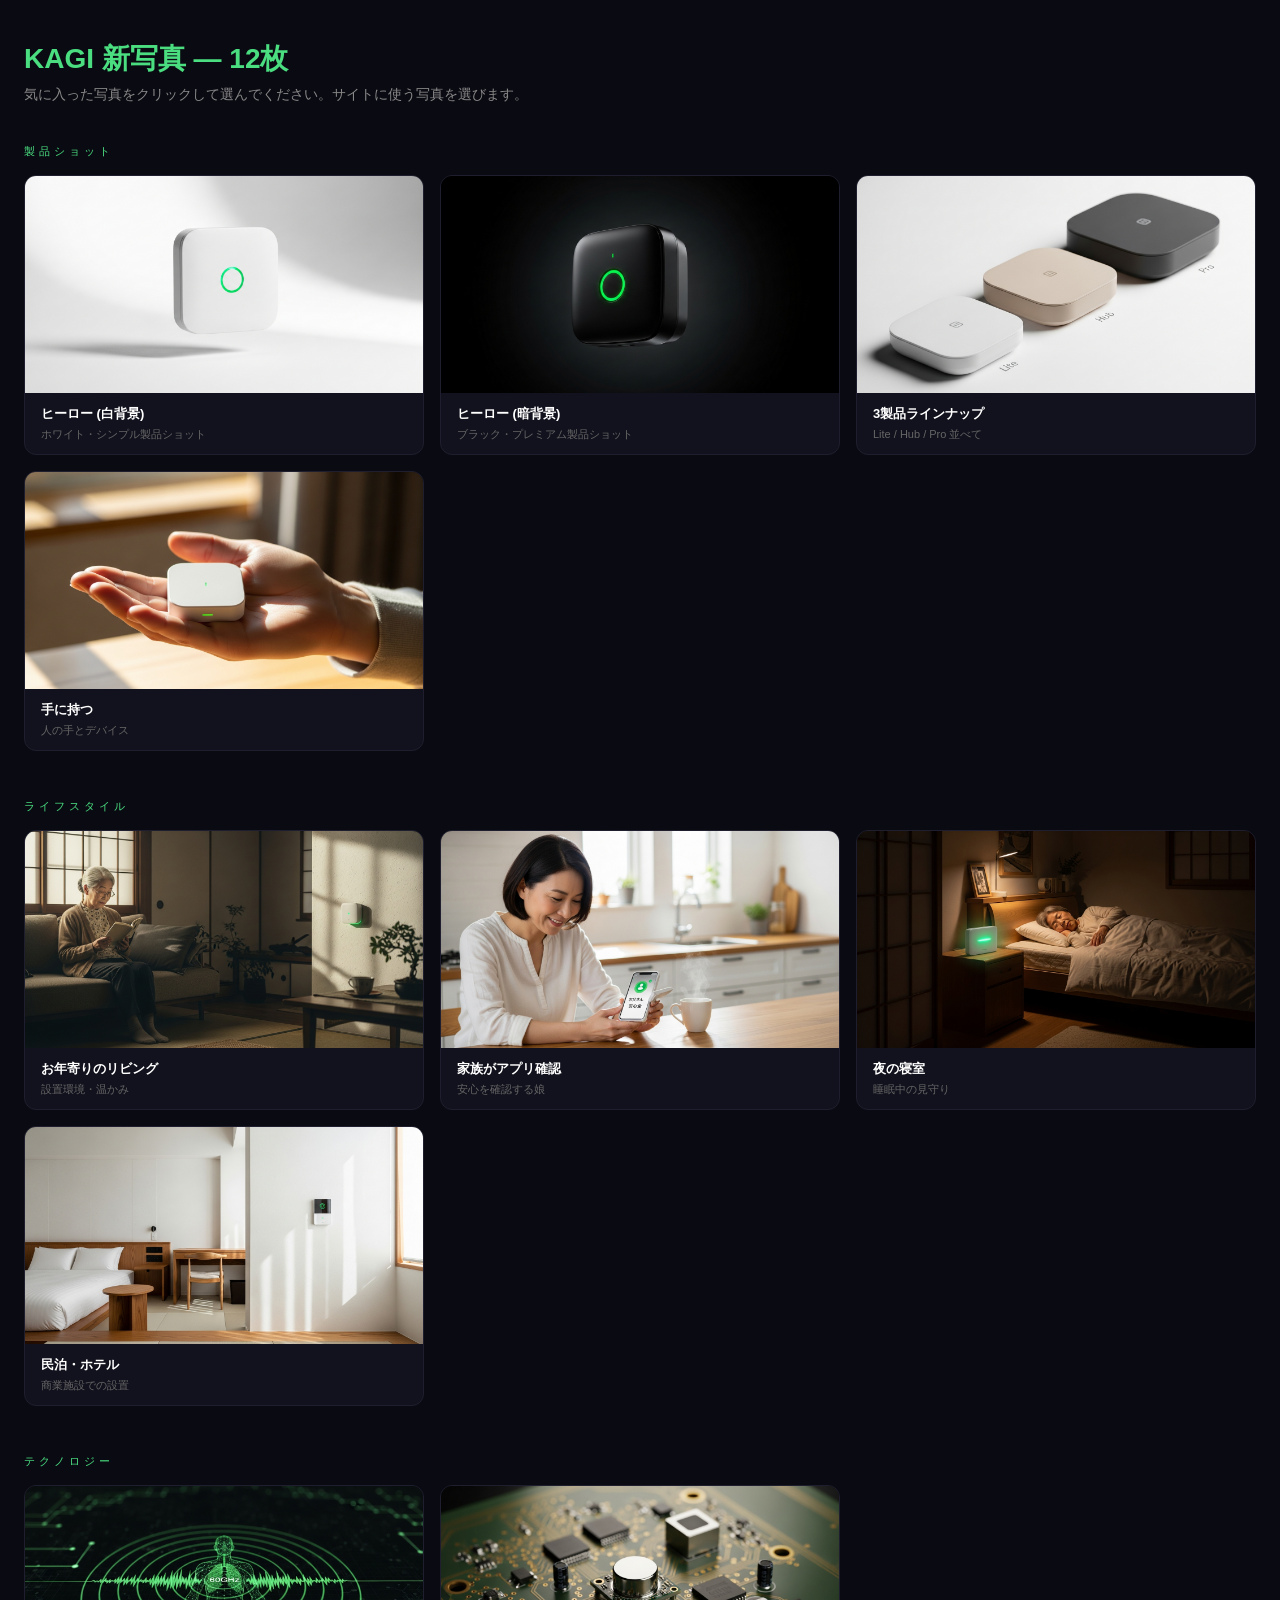
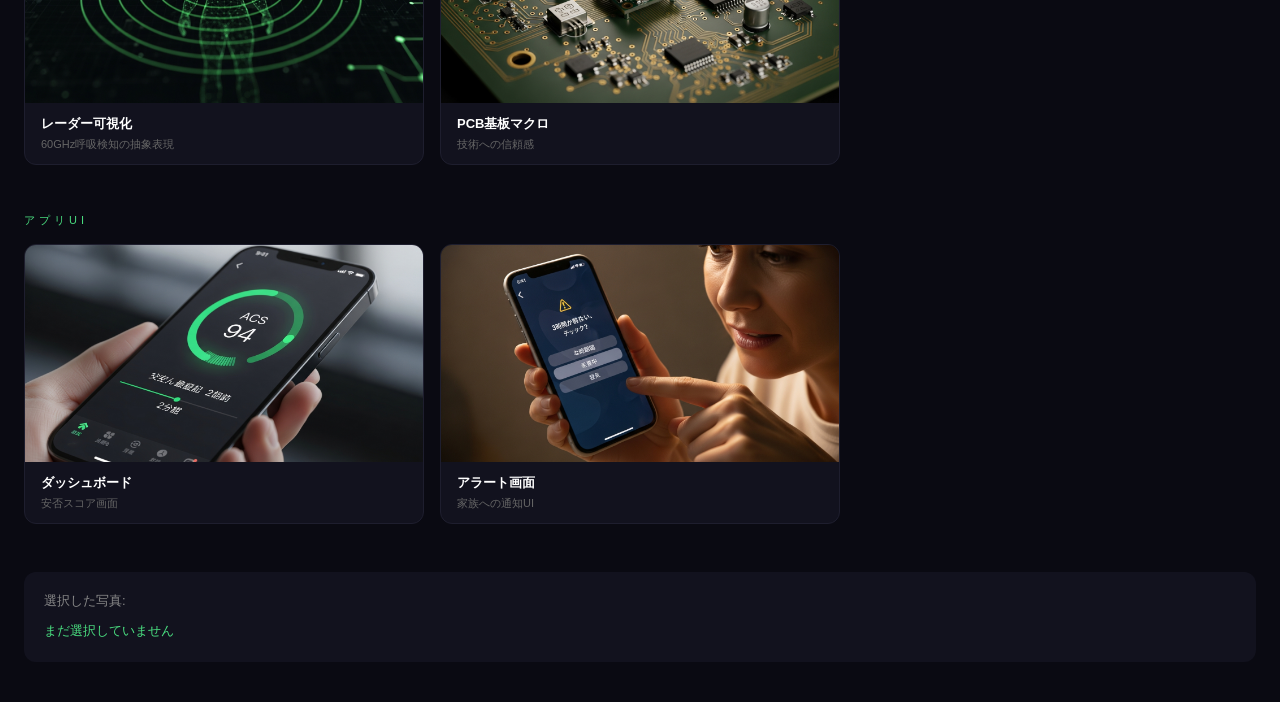
<file: hardware/renders_kagi_new/gallery.html>
<!DOCTYPE html>
<html lang="ja">
<head>
<meta charset="UTF-8">
<title>KAGI 新写真セレクション — Imagen 4.0 Ultra</title>
<style>
* { box-sizing: border-box; margin: 0; padding: 0; }
body { background: #0a0a12; color: #e0e0e0; font-family: -apple-system, sans-serif; padding: 40px 24px; }
h1 { font-size: 28px; margin-bottom: 8px; color: #4ade80; }
p { color: #888; margin-bottom: 40px; font-size: 14px; }
.group { margin-bottom: 48px; }
.group-title { font-size: 11px; letter-spacing: 4px; text-transform: uppercase; color: #4ade80; margin-bottom: 16px; }
.grid { display: grid; grid-template-columns: repeat(auto-fill, minmax(320px, 1fr)); gap: 16px; }
.card { background: #12121e; border-radius: 12px; overflow: hidden; border: 1px solid #1e1e2e; cursor: pointer; transition: transform 0.2s, border-color 0.2s; }
.card:hover { transform: translateY(-4px); border-color: #4ade80; }
.card.selected { border-color: #4ade80; box-shadow: 0 0 0 2px #4ade80; }
.card img { width: 100%; display: block; }
.card-info { padding: 12px 16px; }
.card-name { font-size: 13px; font-weight: 600; color: #fff; }
.card-desc { font-size: 11px; color: #666; margin-top: 4px; }
.check { display: none; }
.card.selected .check { display: inline; color: #4ade80; margin-left: 8px; }
.footer { margin-top: 40px; padding: 20px; background: #12121e; border-radius: 12px; }
.footer p { margin: 0 0 12px 0; color: #888; font-size: 13px; }
#selected-list { font-size: 13px; color: #4ade80; min-height: 20px; }
</style>
</head>
<body>
<h1>KAGI 新写真 — 12枚</h1>
<p>気に入った写真をクリックして選んでください。サイトに使う写真を選びます。</p>

<div class="group">
  <div class="group-title">製品ショット</div>
  <div class="grid">
    <div class="card" onclick="toggle(this, 'product_hero_white')">
      <img src="product_hero_white.png" alt="">
      <div class="card-info"><div class="card-name">ヒーロー (白背景)<span class="check">✓ 選択中</span></div><div class="card-desc">ホワイト・シンプル製品ショット</div></div>
    </div>
    <div class="card" onclick="toggle(this, 'product_hero_dark')">
      <img src="product_hero_dark.png" alt="">
      <div class="card-info"><div class="card-name">ヒーロー (暗背景)<span class="check">✓ 選択中</span></div><div class="card-desc">ブラック・プレミアム製品ショット</div></div>
    </div>
    <div class="card" onclick="toggle(this, 'product_trio')">
      <img src="product_trio.png" alt="">
      <div class="card-info"><div class="card-name">3製品ラインナップ<span class="check">✓ 選択中</span></div><div class="card-desc">Lite / Hub / Pro 並べて</div></div>
    </div>
    <div class="card" onclick="toggle(this, 'product_hand')">
      <img src="product_hand.png" alt="">
      <div class="card-info"><div class="card-name">手に持つ<span class="check">✓ 選択中</span></div><div class="card-desc">人の手とデバイス</div></div>
    </div>
  </div>
</div>

<div class="group">
  <div class="group-title">ライフスタイル</div>
  <div class="grid">
    <div class="card" onclick="toggle(this, 'lifestyle_elderly_living')">
      <img src="lifestyle_elderly_living.png" alt="">
      <div class="card-info"><div class="card-name">お年寄りのリビング<span class="check">✓ 選択中</span></div><div class="card-desc">設置環境・温かみ</div></div>
    </div>
    <div class="card" onclick="toggle(this, 'lifestyle_family_phone')">
      <img src="lifestyle_family_phone.png" alt="">
      <div class="card-info"><div class="card-name">家族がアプリ確認<span class="check">✓ 選択中</span></div><div class="card-desc">安心を確認する娘</div></div>
    </div>
    <div class="card" onclick="toggle(this, 'lifestyle_bedroom_night')">
      <img src="lifestyle_bedroom_night.png" alt="">
      <div class="card-info"><div class="card-name">夜の寝室<span class="check">✓ 選択中</span></div><div class="card-desc">睡眠中の見守り</div></div>
    </div>
    <div class="card" onclick="toggle(this, 'lifestyle_airbnb')">
      <img src="lifestyle_airbnb.png" alt="">
      <div class="card-info"><div class="card-name">民泊・ホテル<span class="check">✓ 選択中</span></div><div class="card-desc">商業施設での設置</div></div>
    </div>
  </div>
</div>

<div class="group">
  <div class="group-title">テクノロジー</div>
  <div class="grid">
    <div class="card" onclick="toggle(this, 'tech_radar_visualization')">
      <img src="tech_radar_visualization.png" alt="">
      <div class="card-info"><div class="card-name">レーダー可視化<span class="check">✓ 選択中</span></div><div class="card-desc">60GHz呼吸検知の抽象表現</div></div>
    </div>
    <div class="card" onclick="toggle(this, 'tech_board_beauty')">
      <img src="tech_board_beauty.png" alt="">
      <div class="card-info"><div class="card-name">PCB基板マクロ<span class="check">✓ 選択中</span></div><div class="card-desc">技術への信頼感</div></div>
    </div>
  </div>
</div>

<div class="group">
  <div class="group-title">アプリUI</div>
  <div class="grid">
    <div class="card" onclick="toggle(this, 'app_dashboard')">
      <img src="app_dashboard.png" alt="">
      <div class="card-info"><div class="card-name">ダッシュボード<span class="check">✓ 選択中</span></div><div class="card-desc">安否スコア画面</div></div>
    </div>
    <div class="card" onclick="toggle(this, 'app_alert')">
      <img src="app_alert.png" alt="">
      <div class="card-info"><div class="card-name">アラート画面<span class="check">✓ 選択中</span></div><div class="card-desc">家族への通知UI</div></div>
    </div>
  </div>
</div>

<div class="footer">
  <p>選択した写真:</p>
  <div id="selected-list">まだ選択していません</div>
</div>

<script>
const selected = new Set();
function toggle(card, name) {
  if (selected.has(name)) {
    selected.delete(name);
    card.classList.remove('selected');
  } else {
    selected.add(name);
    card.classList.add('selected');
  }
  const el = document.getElementById('selected-list');
  el.textContent = selected.size ? [...selected].join(', ') : 'まだ選択していません';
}
</script>
</body>
</html>
</file>
